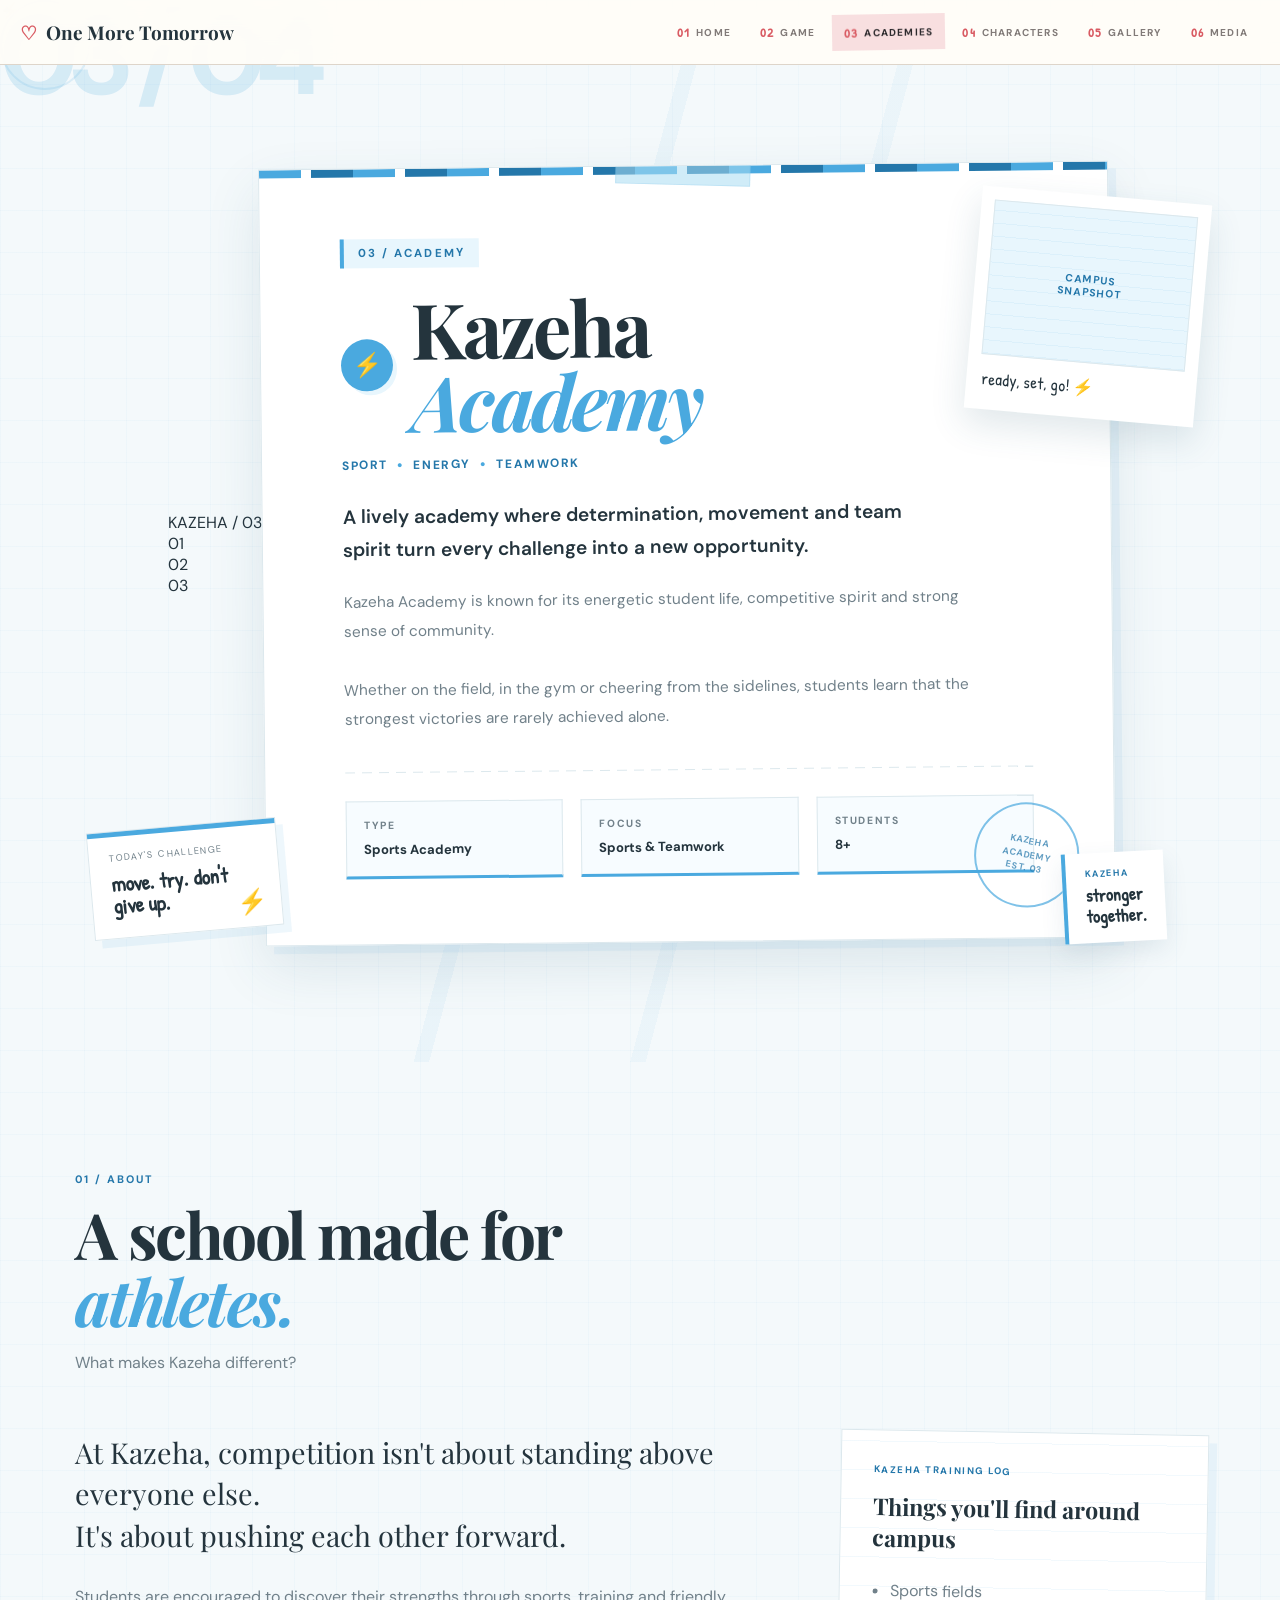
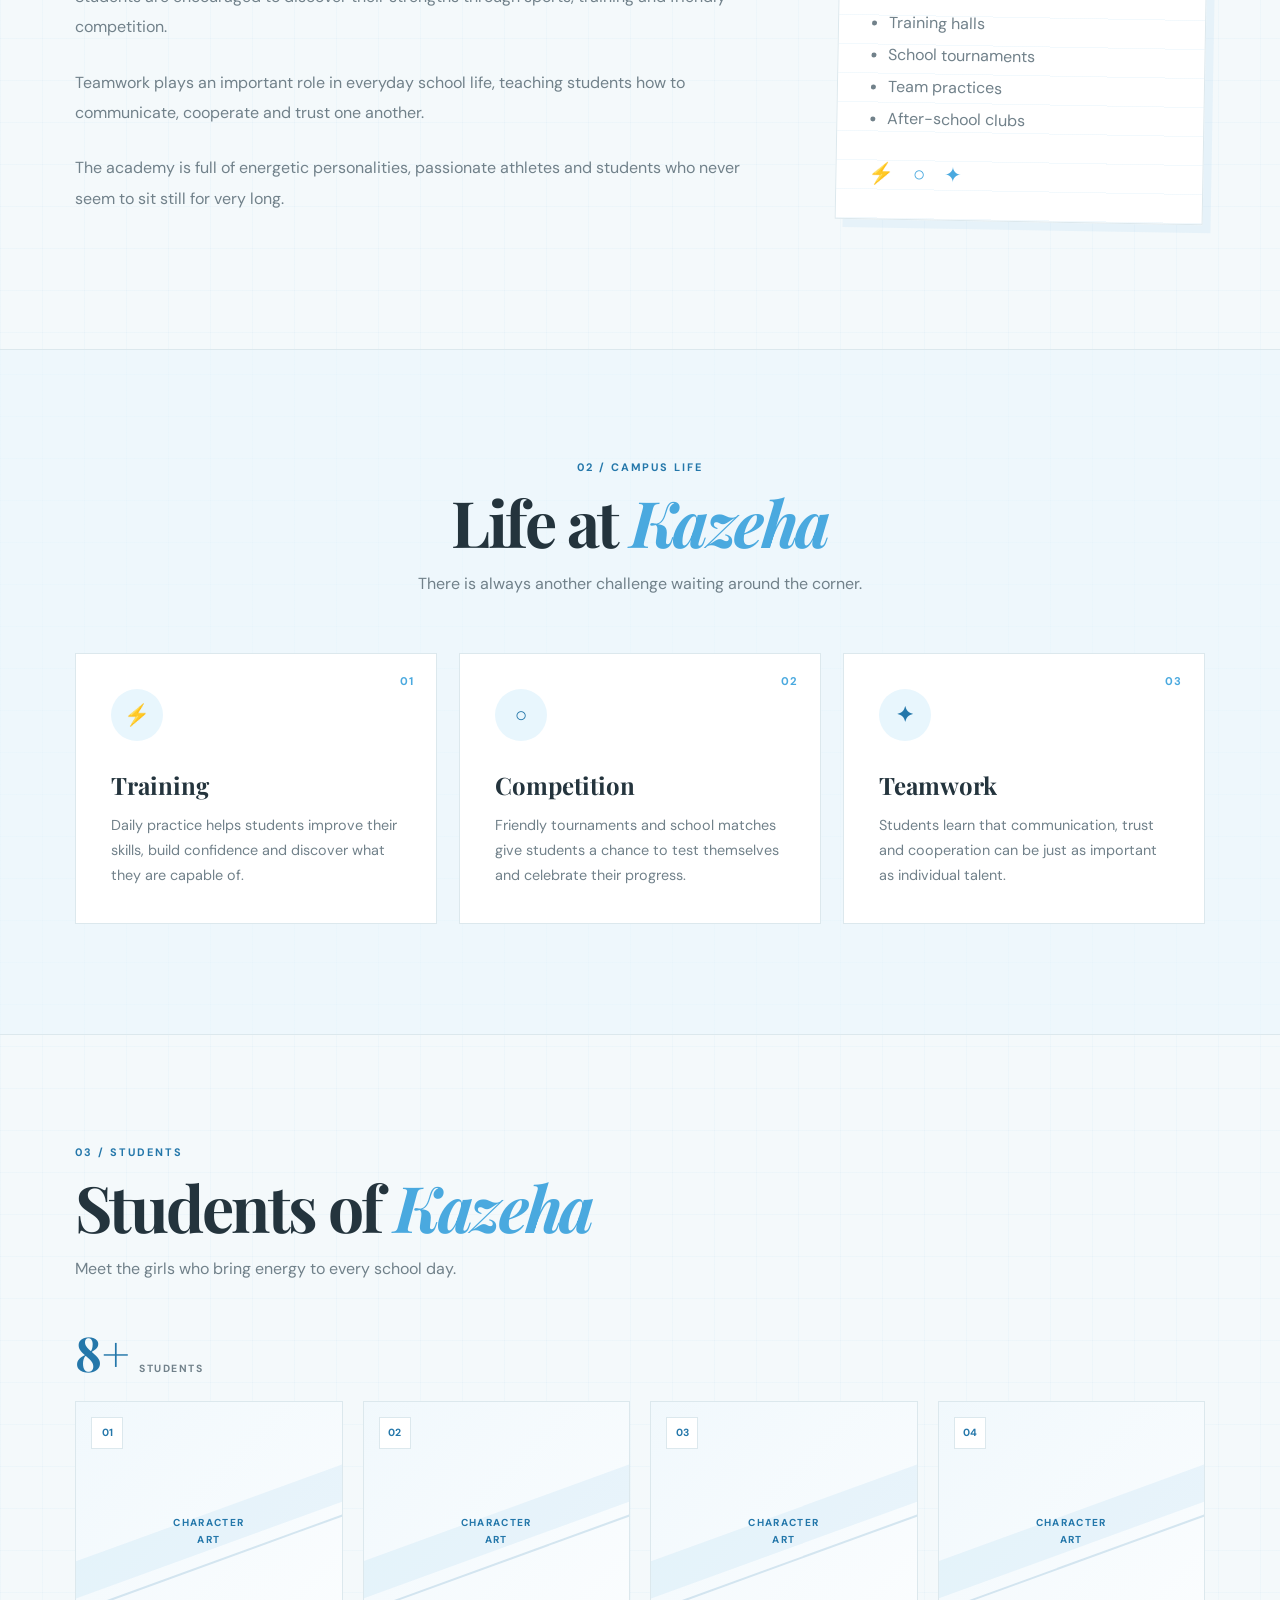
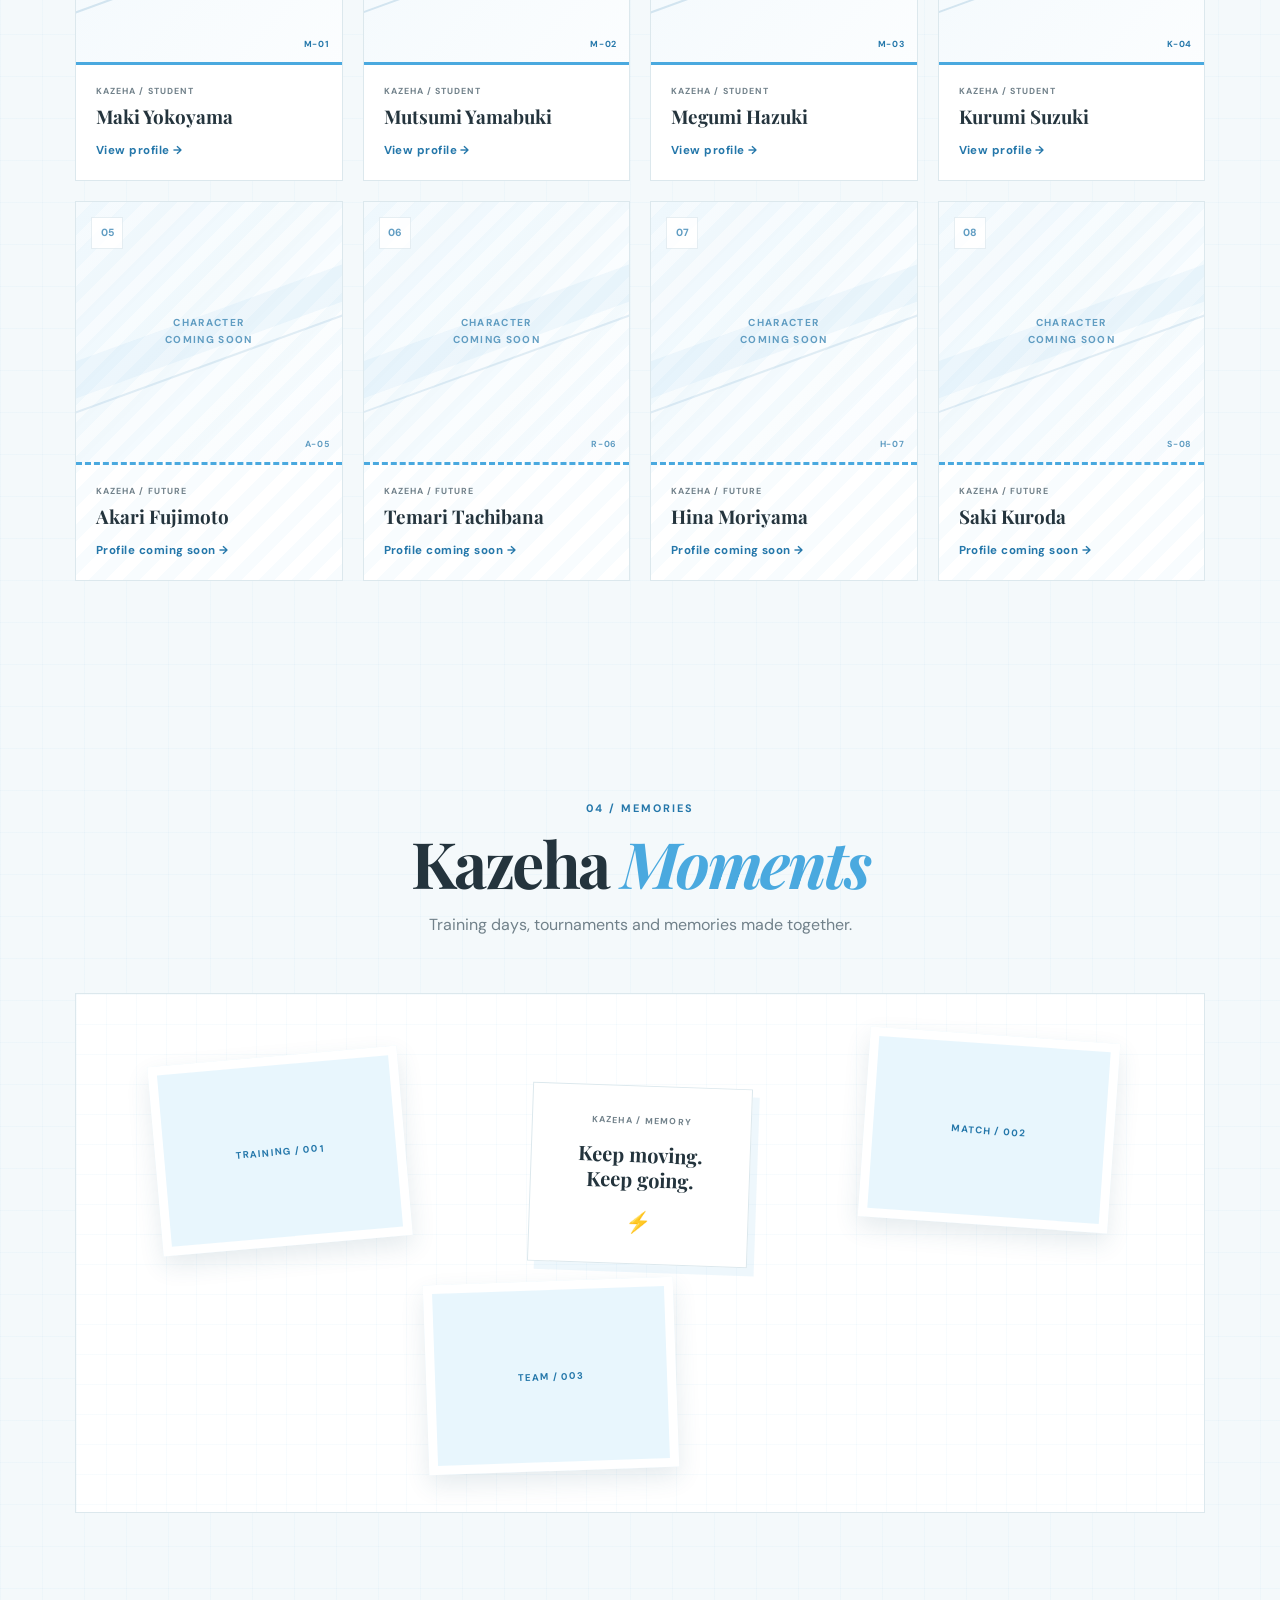
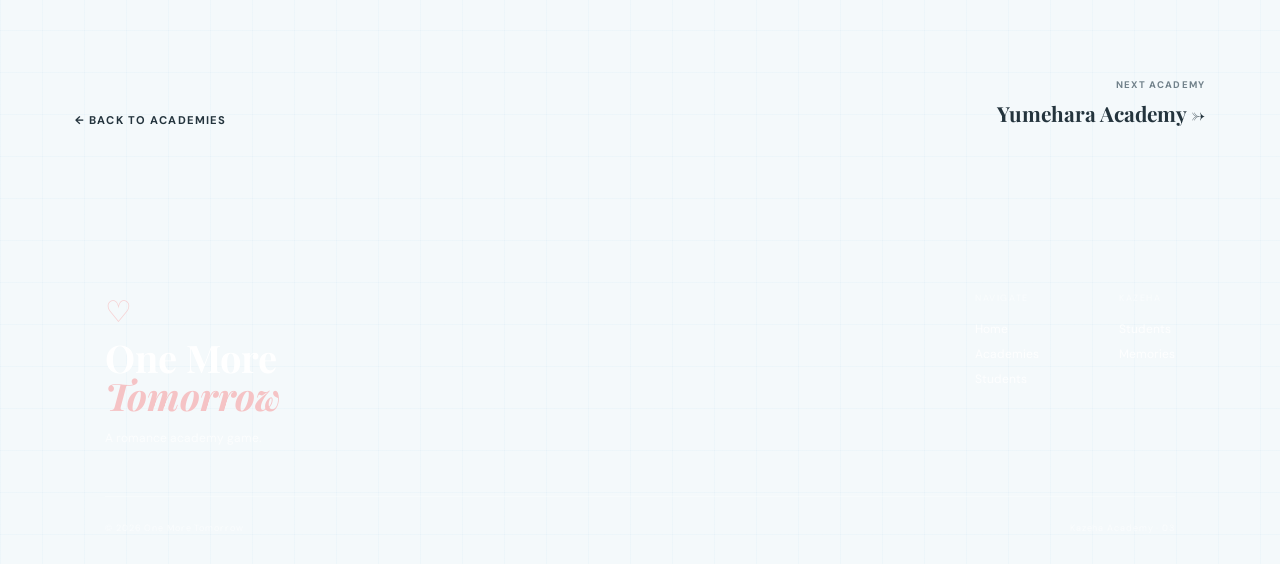
<file: kazeha.html>
<!DOCTYPE html>
<html lang="en">

<head>

    <meta charset="UTF-8">
    <meta name="viewport" content="width=device-width, initial-scale=1.0">

    <title>♡ Kazeha Academy — One More Tomorrow</title>

    <link rel="stylesheet" href="css/style.css">
    <link rel="stylesheet" href="css/kazeha.css">

    <!-- Google Fonts -->
    <link rel="preconnect" href="https://fonts.googleapis.com">
    <link rel="preconnect" href="https://fonts.gstatic.com" crossorigin>

    <link href="https://fonts.googleapis.com/css2?family=DM+Sans:wght@400;500;600;700&family=Playfair+Display:wght@500;600;700&family=Patrick+Hand&display=swap" rel="stylesheet">

</head>


<body class="academy-page kazeha-page">


<!-- =========================================================
     SPORTY DECORATIONS
========================================================= -->

<div class="kazeha-floating kazeha-lightning">⚡</div>
<div class="kazeha-floating kazeha-star">✦</div>
<div class="kazeha-floating kazeha-circle">○</div>
<div class="kazeha-floating kazeha-number">03 / 04</div>


<!-- =========================================================
     HEADER
========================================================= -->

<header class="site-header">

    <div class="header-inner">

        <a href="index.html" class="mini-logo">
            <span>♡</span>
            One More Tomorrow
        </a>


        <nav class="main-nav">

            <a href="index.html" class="nav-item">
                <span>01</span>
                HOME
            </a>

            <a href="index.html#game" class="nav-item">
                <span>02</span>
                GAME
            </a>

            <a href="index.html#academies" class="nav-item active">
                <span>03</span>
                ACADEMIES
            </a>

            <a href="index.html#characters" class="nav-item">
                <span>04</span>
                CHARACTERS
            </a>

            <a href="index.html#gallery" class="nav-item">
                <span>05</span>
                GALLERY
            </a>

            <a href="index.html#media" class="nav-item">
                <span>06</span>
                MEDIA
            </a>

        </nav>

    </div>

</header>


<!-- =========================================================
     HERO
========================================================= -->

<main>


<section class="academy-hero">


    <!-- SPORT TRACK -->

    <div class="kazeha-track">

        <span>KAZEHA / 03</span>

        <div class="track-line"></div>

        <div class="track-mark mark-one">01</div>
        <div class="track-mark mark-two">02</div>
        <div class="track-mark mark-three">03</div>

    </div>


    <!-- MAIN PAPER -->

    <div class="academy-paper">

        <div class="paper-tape"></div>


        <div class="academy-number">
            03 / ACADEMY
        </div>


        <div class="academy-heading">

            <span class="heading-heart">⚡</span>

            <h1>
                Kazeha
                <em>Academy</em>
            </h1>

        </div>


        <div class="academy-motto">

            sport
            <span>•</span>
            energy
            <span>•</span>
            teamwork

        </div>


        <p class="academy-lead">

            A lively academy where determination,
            movement and team spirit turn every
            challenge into a new opportunity.

        </p>


        <p class="academy-description">

            Kazeha Academy is known for its energetic
            student life, competitive spirit and strong
            sense of community.

            <br><br>

            Whether on the field, in the gym or
            cheering from the sidelines, students
            learn that the strongest victories are
            rarely achieved alone.

        </p>


        <div class="academy-divider"></div>


        <div class="academy-facts">


            <div>
                <span>TYPE</span>
                <strong>Sports Academy</strong>
            </div>


            <div>
                <span>FOCUS</span>
                <strong>Sports & Teamwork</strong>
            </div>


            <div>
                <span>STUDENTS</span>
                <strong>8+</strong>
            </div>


        </div>


        <div class="academy-stamp">

            KAZEHA<br>
            ACADEMY<br>
            EST. 03

        </div>

    </div>


    <!-- SPORTS POLAROID -->

    <div class="academy-polaroid polaroid-campus">

        <div class="polaroid-image">

            <span>
                CAMPUS<br>
                SNAPSHOT
            </span>

        </div>

        <p>
            ready, set, go! ⚡
        </p>

    </div>


    <!-- SPORT NOTE -->

    <div class="academy-note">

        <small>
            today's challenge
        </small>

        <strong>
            move.
            try.
            don't give up.
        </strong>

        <span>⚡</span>

    </div>


    <!-- LITTLE NOTE -->

    <div class="academy-mini-note">

        <span>KAZEHA</span>

        <strong>
            stronger<br>
            together.
        </strong>

    </div>


</section>


<!-- =========================================================
     ABOUT
========================================================= -->

<section class="academy-section">


    <div class="section-title">

        <span>01 / ABOUT</span>

        <h2>
            A school made
            for <em>athletes.</em>
        </h2>

        <p>
            What makes Kazeha different?
        </p>

    </div>


    <div class="about-layout">


        <div class="about-text">

            <p class="about-big">

                At Kazeha, competition isn't
                about standing above everyone else.

                <br>

                It's about pushing each other forward.

            </p>


            <p>

                Students are encouraged to discover
                their strengths through sports,
                training and friendly competition.

            </p>


            <p>

                Teamwork plays an important role
                in everyday school life, teaching
                students how to communicate,
                cooperate and trust one another.

            </p>


            <p>

                The academy is full of energetic
                personalities, passionate athletes
                and students who never seem to
                sit still for very long.

            </p>

        </div>


        <aside class="notebook-card">

            <span class="notebook-label">
                KAZEHA TRAINING LOG
            </span>


            <h3>
                Things you'll find
                around campus
            </h3>


            <ul>

                <li>Sports fields</li>
                <li>Training halls</li>
                <li>School tournaments</li>
                <li>Team practices</li>
                <li>After-school clubs</li>

            </ul>


            <div class="notebook-doodle">
                ⚡ ○ ✦
            </div>

        </aside>


    </div>

</section>


<!-- =========================================================
     CAMPUS LIFE
========================================================= -->

<section class="academy-section campus-section">


    <div class="section-title centered">

        <span>02 / CAMPUS LIFE</span>

        <h2>
            Life at
            <em>Kazeha</em>
        </h2>

        <p>
            There is always another challenge
            waiting around the corner.
        </p>

    </div>


    <div class="campus-grid">


        <article class="campus-card">

            <div class="campus-number">
                01
            </div>

            <div class="campus-icon">
                ⚡
            </div>

            <h3>
                Training
            </h3>

            <p>
                Daily practice helps students
                improve their skills, build confidence
                and discover what they are capable of.
            </p>

        </article>


        <article class="campus-card">

            <div class="campus-number">
                02
            </div>

            <div class="campus-icon">
                ○
            </div>

            <h3>
                Competition
            </h3>

            <p>
                Friendly tournaments and school
                matches give students a chance
                to test themselves and celebrate
                their progress.
            </p>

        </article>


        <article class="campus-card">

            <div class="campus-number">
                03
            </div>

            <div class="campus-icon">
                ✦
            </div>

            <h3>
                Teamwork
            </h3>

            <p>
                Students learn that communication,
                trust and cooperation can be just
                as important as individual talent.
            </p>

        </article>


    </div>

</section>


<!-- =========================================================
     STUDENTS
========================================================= -->

<section class="academy-section students-section"
         id="students">


    <div class="section-title">

        <span>03 / STUDENTS</span>

        <h2>
            Students of
            <em>Kazeha</em>
        </h2>

        <p>
            Meet the girls who bring energy
            to every school day.
        </p>

    </div>


    <div class="student-total">

        <strong>8+</strong>
        <span>STUDENTS</span>

    </div>


    <div class="students-grid">


        <!-- MAKI -->

        <a href="#maki"
           class="student-card">

            <div class="student-image">

                <span class="student-index">
                    01
                </span>

                <div class="image-placeholder">
                    CHARACTER<br>
                    ART
                </div>

                <div class="technical-corner">
                    M-01
                </div>

            </div>


            <div class="student-content">

                <span>
                    KAZEHA / STUDENT
                </span>

                <h3>
                    Maki Yokoyama
                </h3>

                <p>
                    View profile →
                </p>

            </div>

        </a>


        <!-- MUTSUMI -->

        <a href="#mutsumi"
           class="student-card">

            <div class="student-image">

                <span class="student-index">
                    02
                </span>

                <div class="image-placeholder">
                    CHARACTER<br>
                    ART
                </div>

                <div class="technical-corner">
                    M-02
                </div>

            </div>


            <div class="student-content">

                <span>
                    KAZEHA / STUDENT
                </span>

                <h3>
                    Mutsumi Yamabuki
                </h3>

                <p>
                    View profile →
                </p>

            </div>

        </a>


        <!-- MEGUMI -->

        <a href="#megumi"
           class="student-card">

            <div class="student-image">

                <span class="student-index">
                    03
                </span>

                <div class="image-placeholder">
                    CHARACTER<br>
                    ART
                </div>

                <div class="technical-corner">
                    M-03
                </div>

            </div>


            <div class="student-content">

                <span>
                    KAZEHA / STUDENT
                </span>

                <h3>
                    Megumi Hazuki
                </h3>

                <p>
                    View profile →
                </p>

            </div>

        </a>


        <!-- KURUMI -->

        <a href="#kurumi"
           class="student-card">

            <div class="student-image">

                <span class="student-index">
                    04
                </span>

                <div class="image-placeholder">
                    CHARACTER<br>
                    ART
                </div>

                <div class="technical-corner">
                    K-04
                </div>

            </div>


            <div class="student-content">

                <span>
                    KAZEHA / STUDENT
                </span>

                <h3>
                    Kurumi Suzuki
                </h3>

                <p>
                    View profile →
                </p>

            </div>

        </a>


        <!-- AKARI -->

        <a href="#akari"
           class="student-card student-future">

            <div class="student-image">

                <span class="student-index">
                    05
                </span>

                <div class="image-placeholder">
                    CHARACTER<br>
                    COMING SOON
                </div>

                <div class="technical-corner">
                    A-05
                </div>

            </div>


            <div class="student-content">

                <span>
                    KAZEHA / FUTURE
                </span>

                <h3>
                    Akari Fujimoto
                </h3>

                <p>
                    Profile coming soon →
                </p>

            </div>

        </a>


        <!-- TEMARI -->

        <a href="#temari"
           class="student-card student-future">

            <div class="student-image">

                <span class="student-index">
                    06
                </span>

                <div class="image-placeholder">
                    CHARACTER<br>
                    COMING SOON
                </div>

                <div class="technical-corner">
                    R-06
                </div>

            </div>


            <div class="student-content">

                <span>
                    KAZEHA / FUTURE
                </span>

                <h3>
                    Temari Tachibana
                </h3>

                <p>
                    Profile coming soon →
                </p>

            </div>

        </a>


        <!-- HINA -->

        <a href="#hina"
           class="student-card student-future">

            <div class="student-image">

                <span class="student-index">
                    07
                </span>

                <div class="image-placeholder">
                    CHARACTER<br>
                    COMING SOON
                </div>

                <div class="technical-corner">
                    H-07
                </div>

            </div>


            <div class="student-content">

                <span>
                    KAZEHA / FUTURE
                </span>

                <h3>
                    Hina Moriyama
                </h3>

                <p>
                    Profile coming soon →
                </p>

            </div>

        </a>


        <!-- SAKI -->

        <a href="#saki"
           class="student-card student-future">

            <div class="student-image">

                <span class="student-index">
                    08
                </span>

                <div class="image-placeholder">
                    CHARACTER<br>
                    COMING SOON
                </div>

                <div class="technical-corner">
                    S-08
                </div>

            </div>


            <div class="student-content">

                <span>
                    KAZEHA / FUTURE
                </span>

                <h3>
                    Saki Kuroda
                </h3>

                <p>
                    Profile coming soon →
                </p>

            </div>

        </a>


    </div>

</section>


<!-- =========================================================
     MEMORIES
========================================================= -->

<section class="academy-section memories-section"
         id="memories">


    <div class="section-title centered">

        <span>04 / MEMORIES</span>

        <h2>
            Kazeha
            <em>Moments</em>
        </h2>

        <p>
            Training days, tournaments and
            memories made together.
        </p>

    </div>


    <div class="memory-board">


        <div class="memory-photo memory-one">
            <span>TRAINING / 001</span>
        </div>


        <div class="memory-photo memory-two">
            <span>MATCH / 002</span>
        </div>


        <div class="memory-photo memory-three">
            <span>TEAM / 003</span>
        </div>


        <div class="memory-paper">

            <small>
                KAZEHA / MEMORY
            </small>

            <strong>
                Keep moving.
                Keep going.
            </strong>

            <span>
                ⚡
            </span>

        </div>


    </div>

</section>


<!-- =========================================================
     NAVIGATION
========================================================= -->

<section class="academy-bottom-nav">


    <a href="index.html#academies"
       class="back-academies">

        ← BACK TO ACADEMIES

    </a>


    <a href="yumehara.html"
       class="next-academy">

        <span>
            NEXT ACADEMY
        </span>

        <strong>
            Yumehara Academy →
        </strong>

    </a>


</section>


</main>


<!-- =========================================================
     FOOTER
========================================================= -->

<footer class="site-footer">

    <div class="footer-top">


        <div class="footer-logo">

            <span>♡</span>

            <h2>
                One More
                <em>Tomorrow</em>
            </h2>

            <p>
                A romance academy game.
            </p>

        </div>


        <div class="footer-links">


            <div>

                <span>NAVIGATE</span>

                <a href="index.html">
                    Home
                </a>

                <a href="index.html#academies">
                    Academies
                </a>

                <a href="#students">
                    Students
                </a>

            </div>


            <div>

                <span>KAZEHA</span>

                <a href="#students">
                    Students
                </a>

                <a href="#memories">
                    Memories
                </a>

            </div>


        </div>

    </div>


    <div class="footer-bottom">

        <span>
            © 2026 One More Tomorrow
        </span>

        <span>
            Kazeha Academy · 03
        </span>

    </div>

</footer>


</body>
</html>
</file>
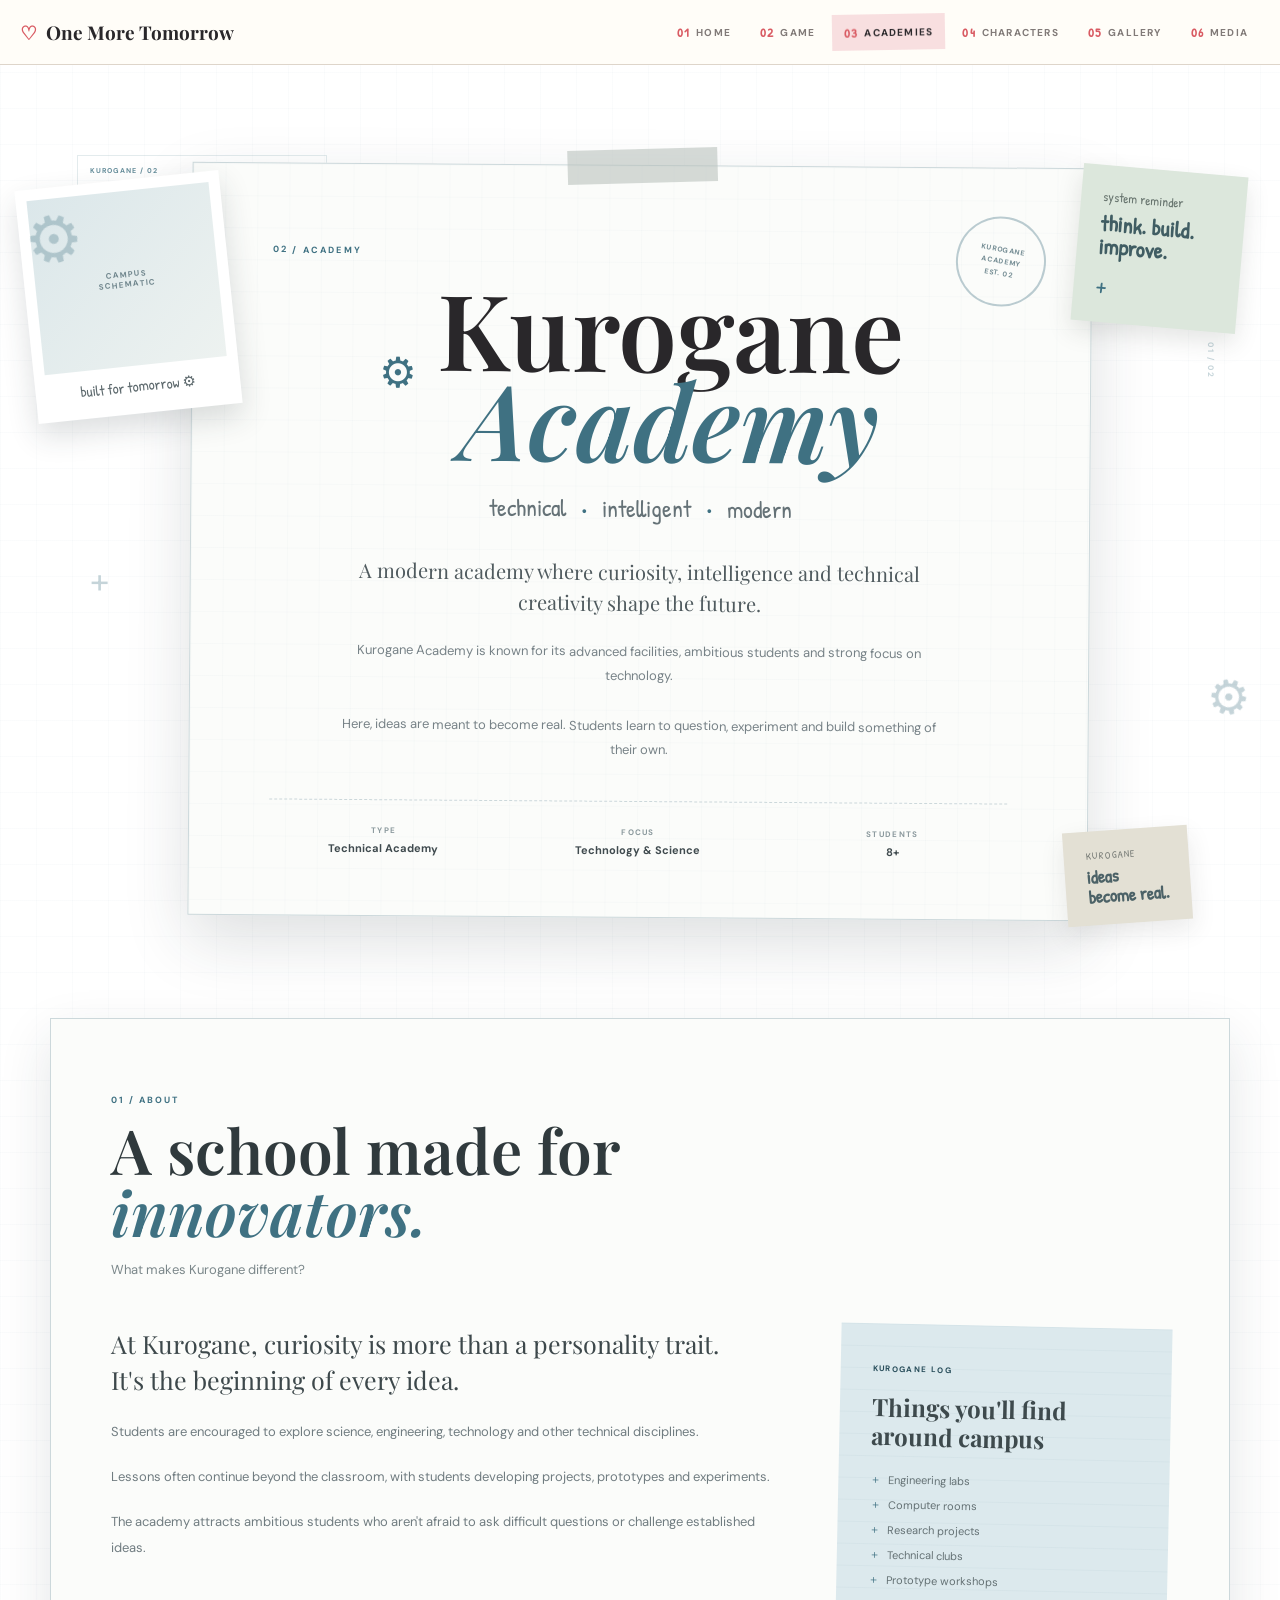
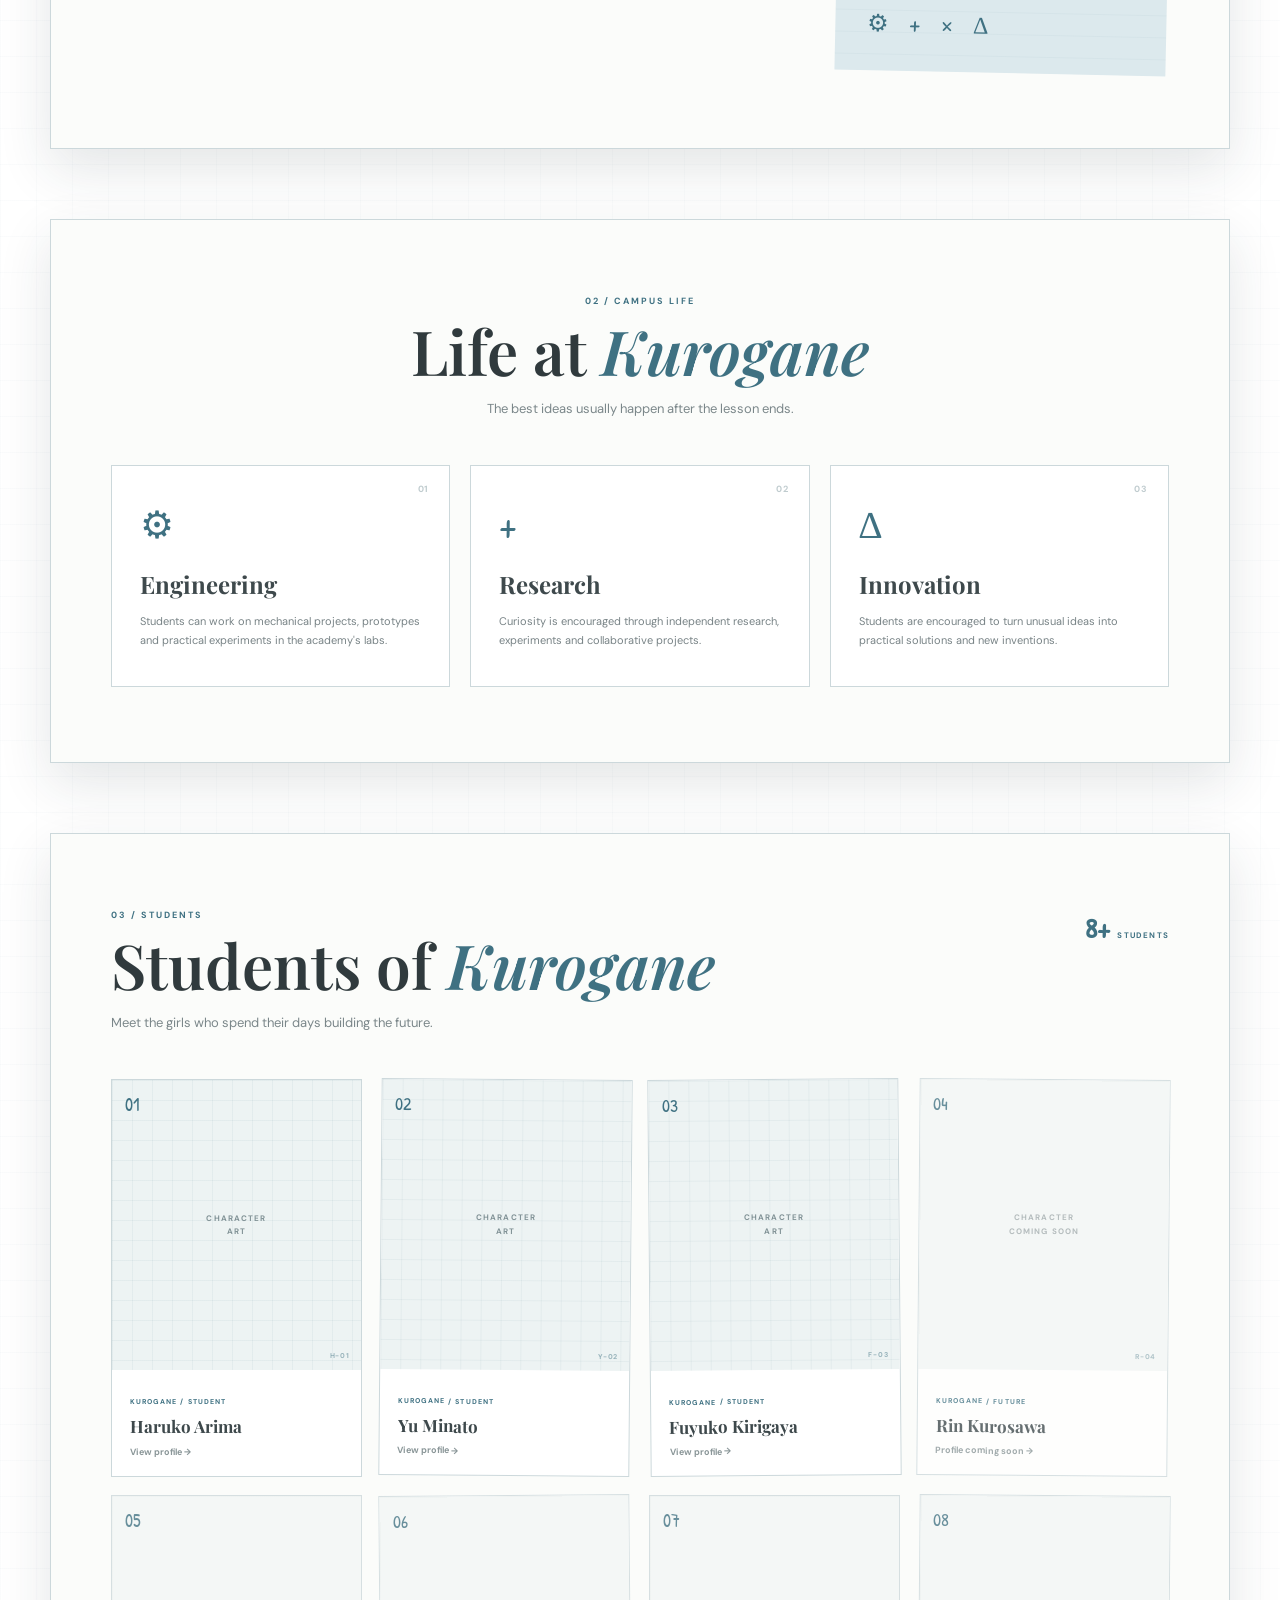
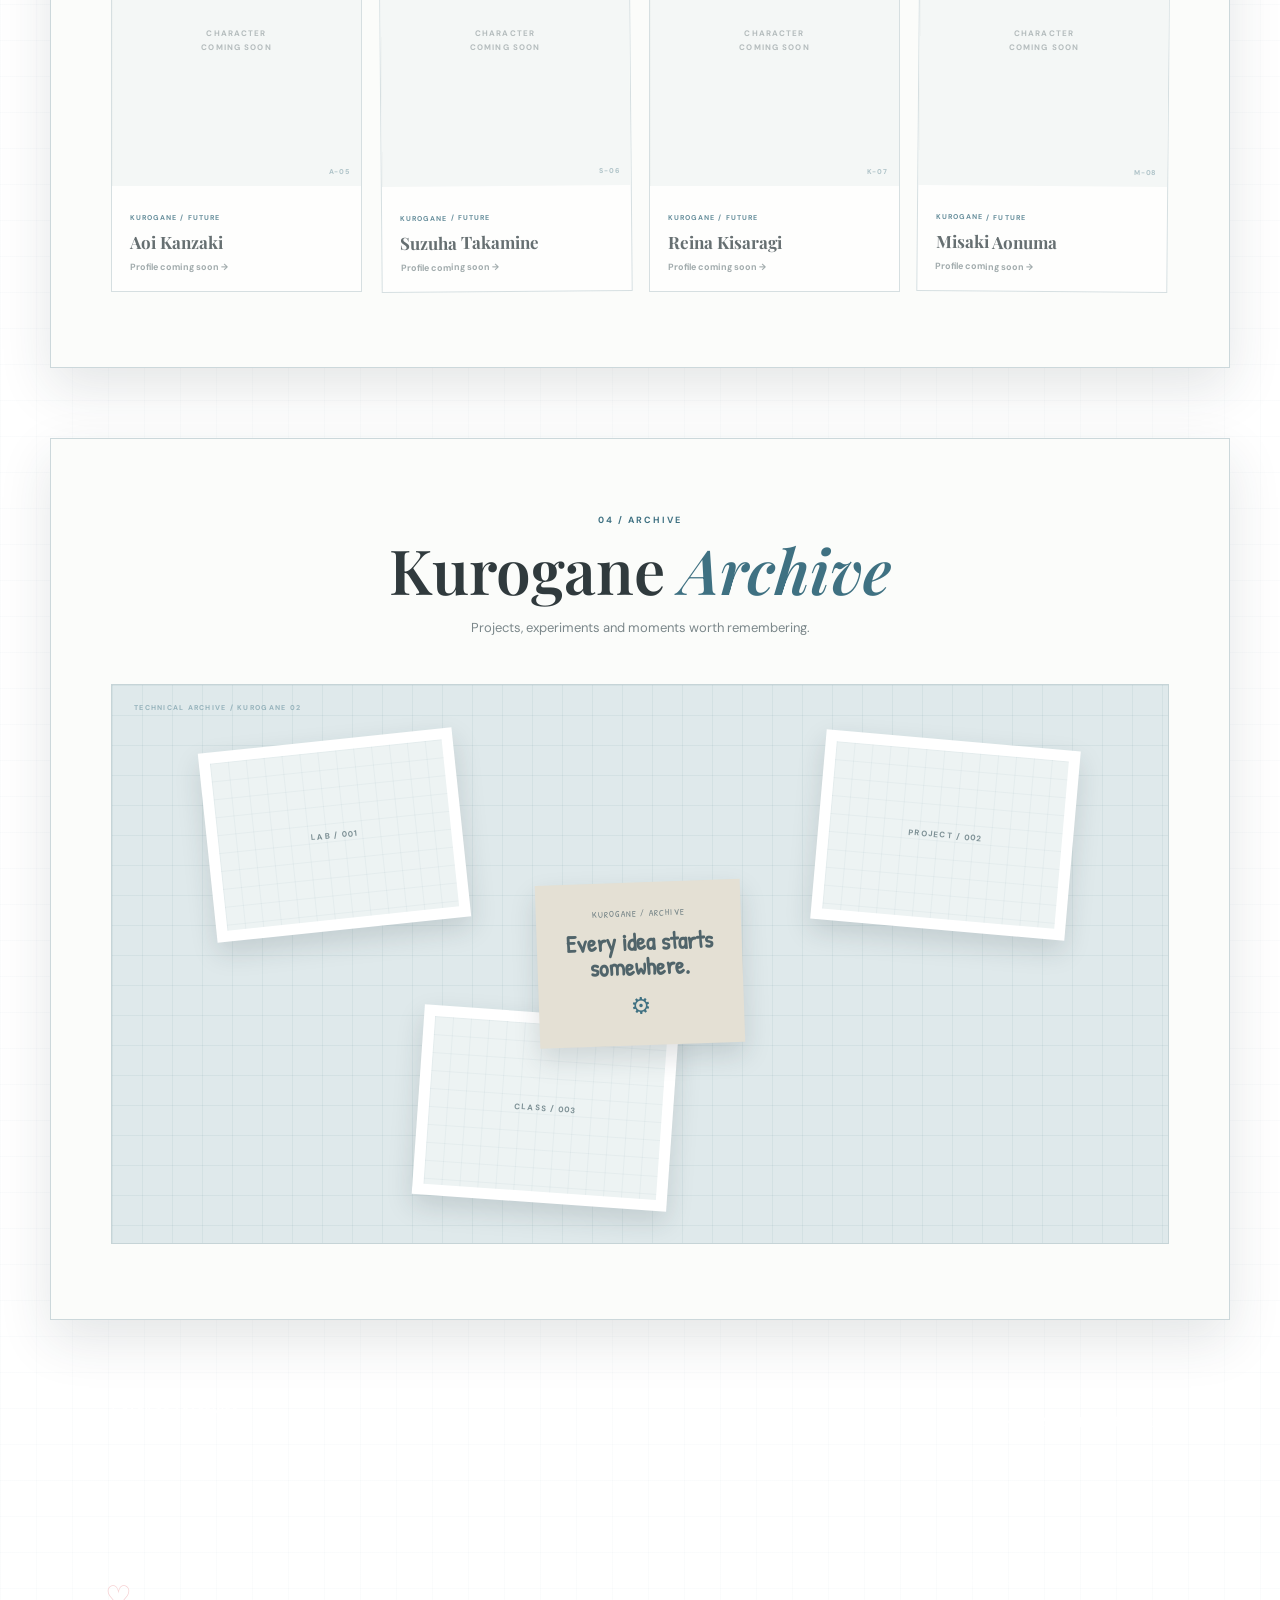
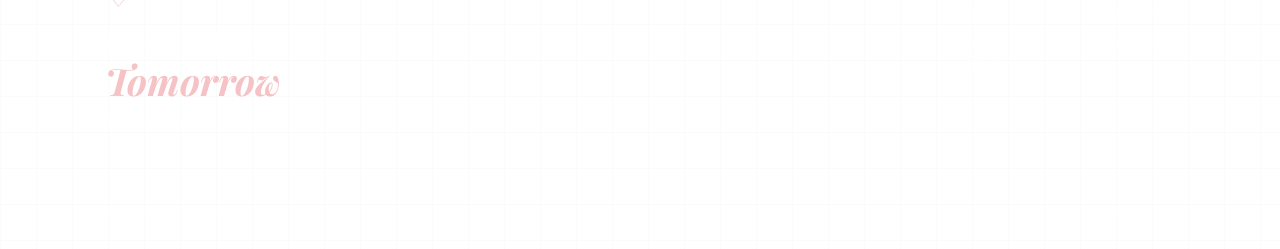
<file: kurogane.html>
<!DOCTYPE html>
<html lang="en">

<head>

    <meta charset="UTF-8">
    <meta name="viewport" content="width=device-width, initial-scale=1.0">

    <title>♡ Kurogane Academy — One More Tomorrow</title>

    <link rel="stylesheet" href="css/style.css">
    <link rel="stylesheet" href="css/kurogane.css">

    <!-- Google Fonts -->
    <link rel="preconnect" href="https://fonts.googleapis.com">
    <link rel="preconnect" href="https://fonts.gstatic.com" crossorigin>

    <link href="https://fonts.googleapis.com/css2?family=DM+Sans:wght@400;500;600;700&family=Playfair+Display:wght@500;600;700&family=Patrick+Hand&display=swap" rel="stylesheet">

</head>


<body class="academy-page kurogane-page">


<!-- =========================================================
     TECHNICAL DECORATIONS
========================================================= -->

<div class="kurogane-floating kurogane-gear gear-one">⚙</div>
<div class="kurogane-floating kurogane-gear gear-two">⚙</div>
<div class="kurogane-floating kurogane-cross">+</div>
<div class="kurogane-floating kurogane-tech">01 / 02</div>


<!-- =========================================================
     HEADER
========================================================= -->

<header class="site-header">

    <div class="header-inner">

        <a href="index.html" class="mini-logo">
            <span>♡</span>
            One More Tomorrow
        </a>


        <nav class="main-nav">

            <a href="index.html" class="nav-item">
                <span>01</span>
                HOME
            </a>

            <a href="index.html#game" class="nav-item">
                <span>02</span>
                GAME
            </a>

            <a href="index.html#academies" class="nav-item active">
                <span>03</span>
                ACADEMIES
            </a>

            <a href="index.html#characters" class="nav-item">
                <span>04</span>
                CHARACTERS
            </a>

            <a href="index.html#gallery" class="nav-item">
                <span>05</span>
                GALLERY
            </a>

            <a href="index.html#media" class="nav-item">
                <span>06</span>
                MEDIA
            </a>

        </nav>

    </div>

</header>


<!-- =========================================================
     HERO
========================================================= -->

<main>


<section class="academy-hero">


    <!-- TECHNICAL BLUEPRINT -->

    <div class="kurogane-blueprint">

        <span>KUROGANE / 02</span>

        <div class="blueprint-line line-one"></div>
        <div class="blueprint-line line-two"></div>

        <div class="blueprint-dot dot-one"></div>
        <div class="blueprint-dot dot-two"></div>
        <div class="blueprint-dot dot-three"></div>

    </div>


    <!-- MAIN PAPER -->

    <div class="academy-paper">

        <div class="paper-tape"></div>


        <div class="academy-number">
            02 / ACADEMY
        </div>


        <div class="academy-heading">

            <span class="heading-heart">⚙</span>

            <h1>
                Kurogane
                <em>Academy</em>
            </h1>

        </div>


        <div class="academy-motto">

            technical
            <span>•</span>
            intelligent
            <span>•</span>
            modern

        </div>


        <p class="academy-lead">

            A modern academy where curiosity,
            intelligence and technical creativity
            shape the future.

        </p>


        <p class="academy-description">

            Kurogane Academy is known for its
            advanced facilities, ambitious students
            and strong focus on technology.

            <br><br>

            Here, ideas are meant to become real.
            Students learn to question, experiment
            and build something of their own.

        </p>


        <div class="academy-divider"></div>


        <div class="academy-facts">


            <div>
                <span>TYPE</span>
                <strong>Technical Academy</strong>
            </div>


            <div>
                <span>FOCUS</span>
                <strong>Technology & Science</strong>
            </div>


            <div>
                <span>STUDENTS</span>
                <strong>8+</strong>
            </div>


        </div>


        <div class="academy-stamp">

            KUROGANE<br>
            ACADEMY<br>
            EST. 02

        </div>

    </div>


    <!-- BLUEPRINT CARD -->

    <div class="academy-polaroid polaroid-campus">

        <div class="polaroid-image">

            <span>
                CAMPUS<br>
                SCHEMATIC
            </span>

        </div>

        <p>
            built for tomorrow ⚙
        </p>

    </div>


    <!-- TECH NOTE -->

    <div class="academy-note">

        <small>
            system reminder
        </small>

        <strong>
            think.
            build.
            improve.
        </strong>

        <span>+</span>

    </div>


    <!-- LITTLE NOTE -->

    <div class="academy-mini-note">

        <span>KUROGANE</span>

        <strong>
            ideas<br>
            become real.
        </strong>

    </div>


</section>


<!-- =========================================================
     ABOUT
========================================================= -->

<section class="academy-section">


    <div class="section-title">

        <span>01 / ABOUT</span>

        <h2>
            A school made
            for <em>innovators.</em>
        </h2>

        <p>
            What makes Kurogane different?
        </p>

    </div>


    <div class="about-layout">


        <div class="about-text">

            <p class="about-big">

                At Kurogane, curiosity is more
                than a personality trait.

                <br>

                It's the beginning of every idea.

            </p>


            <p>

                Students are encouraged to explore
                science, engineering, technology
                and other technical disciplines.

            </p>


            <p>

                Lessons often continue beyond the
                classroom, with students developing
                projects, prototypes and experiments.

            </p>


            <p>

                The academy attracts ambitious
                students who aren't afraid to ask
                difficult questions or challenge
                established ideas.

            </p>

        </div>


        <aside class="notebook-card">

            <span class="notebook-label">
                KUROGANE LOG
            </span>


            <h3>
                Things you'll find
                around campus
            </h3>


            <ul>

                <li>Engineering labs</li>
                <li>Computer rooms</li>
                <li>Research projects</li>
                <li>Technical clubs</li>
                <li>Prototype workshops</li>

            </ul>


            <div class="notebook-doodle">
                ⚙ + × ∆
            </div>

        </aside>


    </div>

</section>


<!-- =========================================================
     CAMPUS LIFE
========================================================= -->

<section class="academy-section campus-section">


    <div class="section-title centered">

        <span>02 / CAMPUS LIFE</span>

        <h2>
            Life at
            <em>Kurogane</em>
        </h2>

        <p>
            The best ideas usually happen
            after the lesson ends.
        </p>

    </div>


    <div class="campus-grid">


        <article class="campus-card">

            <div class="campus-number">
                01
            </div>

            <div class="campus-icon">
                ⚙
            </div>

            <h3>
                Engineering
            </h3>

            <p>
                Students can work on mechanical
                projects, prototypes and practical
                experiments in the academy's labs.
            </p>

        </article>


        <article class="campus-card">

            <div class="campus-number">
                02
            </div>

            <div class="campus-icon">
                +
            </div>

            <h3>
                Research
            </h3>

            <p>
                Curiosity is encouraged through
                independent research, experiments
                and collaborative projects.
            </p>

        </article>


        <article class="campus-card">

            <div class="campus-number">
                03
            </div>

            <div class="campus-icon">
                ∆
            </div>

            <h3>
                Innovation
            </h3>

            <p>
                Students are encouraged to turn
                unusual ideas into practical
                solutions and new inventions.
            </p>

        </article>


    </div>

</section>


<!-- =========================================================
     STUDENTS
========================================================= -->

<section class="academy-section students-section"
         id="students">


    <div class="section-title">

        <span>03 / STUDENTS</span>

        <h2>
            Students of
            <em>Kurogane</em>
        </h2>

        <p>
            Meet the girls who spend their days
            building the future.
        </p>

    </div>


    <div class="student-total">

        <strong>8+</strong>
        <span>STUDENTS</span>

    </div>


    <div class="students-grid">


        <!-- HARUKO -->

        <a href="#haruko"
           class="student-card">

            <div class="student-image">

                <span class="student-index">
                    01
                </span>

                <div class="image-placeholder">
                    CHARACTER<br>
                    ART
                </div>

                <div class="technical-corner">
                    H-01
                </div>

            </div>


            <div class="student-content">

                <span>
                    KUROGANE / STUDENT
                </span>

                <h3>
                    Haruko Arima
                </h3>

                <p>
                    View profile →
                </p>

            </div>

        </a>


        <!-- YU -->

        <a href="#yu"
           class="student-card">

            <div class="student-image">

                <span class="student-index">
                    02
                </span>

                <div class="image-placeholder">
                    CHARACTER<br>
                    ART
                </div>

                <div class="technical-corner">
                    Y-02
                </div>

            </div>


            <div class="student-content">

                <span>
                    KUROGANE / STUDENT
                </span>

                <h3>
                    Yu Minato
                </h3>

                <p>
                    View profile →
                </p>

            </div>

        </a>


        <!-- FUYUKO -->

        <a href="#fuyuko"
           class="student-card">

            <div class="student-image">

                <span class="student-index">
                    03
                </span>

                <div class="image-placeholder">
                    CHARACTER<br>
                    ART
                </div>

                <div class="technical-corner">
                    F-03
                </div>

            </div>


            <div class="student-content">

                <span>
                    KUROGANE / STUDENT
                </span>

                <h3>
                    Fuyuko Kirigaya
                </h3>

                <p>
                    View profile →
                </p>

            </div>

        </a>


        <!-- RIN -->

        <a href="#rin"
           class="student-card student-future">

            <div class="student-image">

                <span class="student-index">
                    04
                </span>

                <div class="image-placeholder">
                    CHARACTER<br>
                    COMING SOON
                </div>

                <div class="technical-corner">
                    R-04
                </div>

            </div>


            <div class="student-content">

                <span>
                    KUROGANE / FUTURE
                </span>

                <h3>
                    Rin Kurosawa
                </h3>

                <p>
                    Profile coming soon →
                </p>

            </div>

        </a>


        <!-- AOI -->

        <a href="#aoi"
           class="student-card student-future">

            <div class="student-image">

                <span class="student-index">
                    05
                </span>

                <div class="image-placeholder">
                    CHARACTER<br>
                    COMING SOON
                </div>

                <div class="technical-corner">
                    A-05
                </div>

            </div>


            <div class="student-content">

                <span>
                    KUROGANE / FUTURE
                </span>

                <h3>
                    Aoi Kanzaki
                </h3>

                <p>
                    Profile coming soon →
                </p>

            </div>

        </a>


        <!-- SUZUHA -->

        <a href="#suzuha"
           class="student-card student-future">

            <div class="student-image">

                <span class="student-index">
                    06
                </span>

                <div class="image-placeholder">
                    CHARACTER<br>
                    COMING SOON
                </div>

                <div class="technical-corner">
                    S-06
                </div>

            </div>


            <div class="student-content">

                <span>
                    KUROGANE / FUTURE
                </span>

                <h3>
                    Suzuha Takamine
                </h3>

                <p>
                    Profile coming soon →
                </p>

            </div>

        </a>


        <!-- REINA -->

        <a href="#reina"
           class="student-card student-future">

            <div class="student-image">

                <span class="student-index">
                    07
                </span>

                <div class="image-placeholder">
                    CHARACTER<br>
                    COMING SOON
                </div>

                <div class="technical-corner">
                    K-07
                </div>

            </div>


            <div class="student-content">

                <span>
                    KUROGANE / FUTURE
                </span>

                <h3>
                    Reina Kisaragi
                </h3>

                <p>
                    Profile coming soon →
                </p>

            </div>

        </a>


        <!-- MISAKI -->

        <a href="#misaki"
           class="student-card student-future">

            <div class="student-image">

                <span class="student-index">
                    08
                </span>

                <div class="image-placeholder">
                    CHARACTER<br>
                    COMING SOON
                </div>

                <div class="technical-corner">
                    M-08
                </div>

            </div>


            <div class="student-content">

                <span>
                    KUROGANE / FUTURE
                </span>

                <h3>
                    Misaki Aonuma
                </h3>

                <p>
                    Profile coming soon →
                </p>

            </div>

        </a>


    </div>

</section>


<!-- =========================================================
     MEMORIES
========================================================= -->

<section class="academy-section memories-section"
         id="memories">


    <div class="section-title centered">

        <span>04 / ARCHIVE</span>

        <h2>
            Kurogane
            <em>Archive</em>
        </h2>

        <p>
            Projects, experiments and moments
            worth remembering.
        </p>

    </div>


    <div class="memory-board">


        <div class="memory-photo memory-one">
            <span>LAB / 001</span>
        </div>


        <div class="memory-photo memory-two">
            <span>PROJECT / 002</span>
        </div>


        <div class="memory-photo memory-three">
            <span>CLASS / 003</span>
        </div>


        <div class="memory-paper">

            <small>
                KUROGANE / ARCHIVE
            </small>

            <strong>
                Every idea
                starts somewhere.
            </strong>

            <span>
                ⚙
            </span>

        </div>


    </div>

</section>


<!-- =========================================================
     NAVIGATION
========================================================= -->

<section class="academy-bottom-nav">


    <a href="index.html#academies"
       class="back-academies">

        ← BACK TO ACADEMIES

    </a>


    <a href="seiran.html"
       class="next-academy">

        <span>
            PREVIOUS ACADEMY
        </span>

        <strong>
            ← Seiran Academy
        </strong>

    </a>


</section>


</main>


<!-- =========================================================
     FOOTER
========================================================= -->

<footer class="site-footer">

    <div class="footer-top">


        <div class="footer-logo">

            <span>♡</span>

            <h2>
                One More
                <em>Tomorrow</em>
            </h2>

            <p>
                A romance academy game.
            </p>

        </div>


        <div class="footer-links">


            <div>

                <span>NAVIGATE</span>

                <a href="index.html">
                    Home
                </a>

                <a href="index.html#academies">
                    Academies
                </a>

                <a href="#students">
                    Students
                </a>

            </div>


            <div>

                <span>KUROGANE</span>

                <a href="#students">
                    Students
                </a>

                <a href="#memories">
                    Archive
                </a>

            </div>


        </div>

    </div>


    <div class="footer-bottom">

        <span>
            © 2026 One More Tomorrow
        </span>

        <span>
            Kurogane Academy · 02
        </span>

    </div>

</footer>


</body>
</html>
</file>
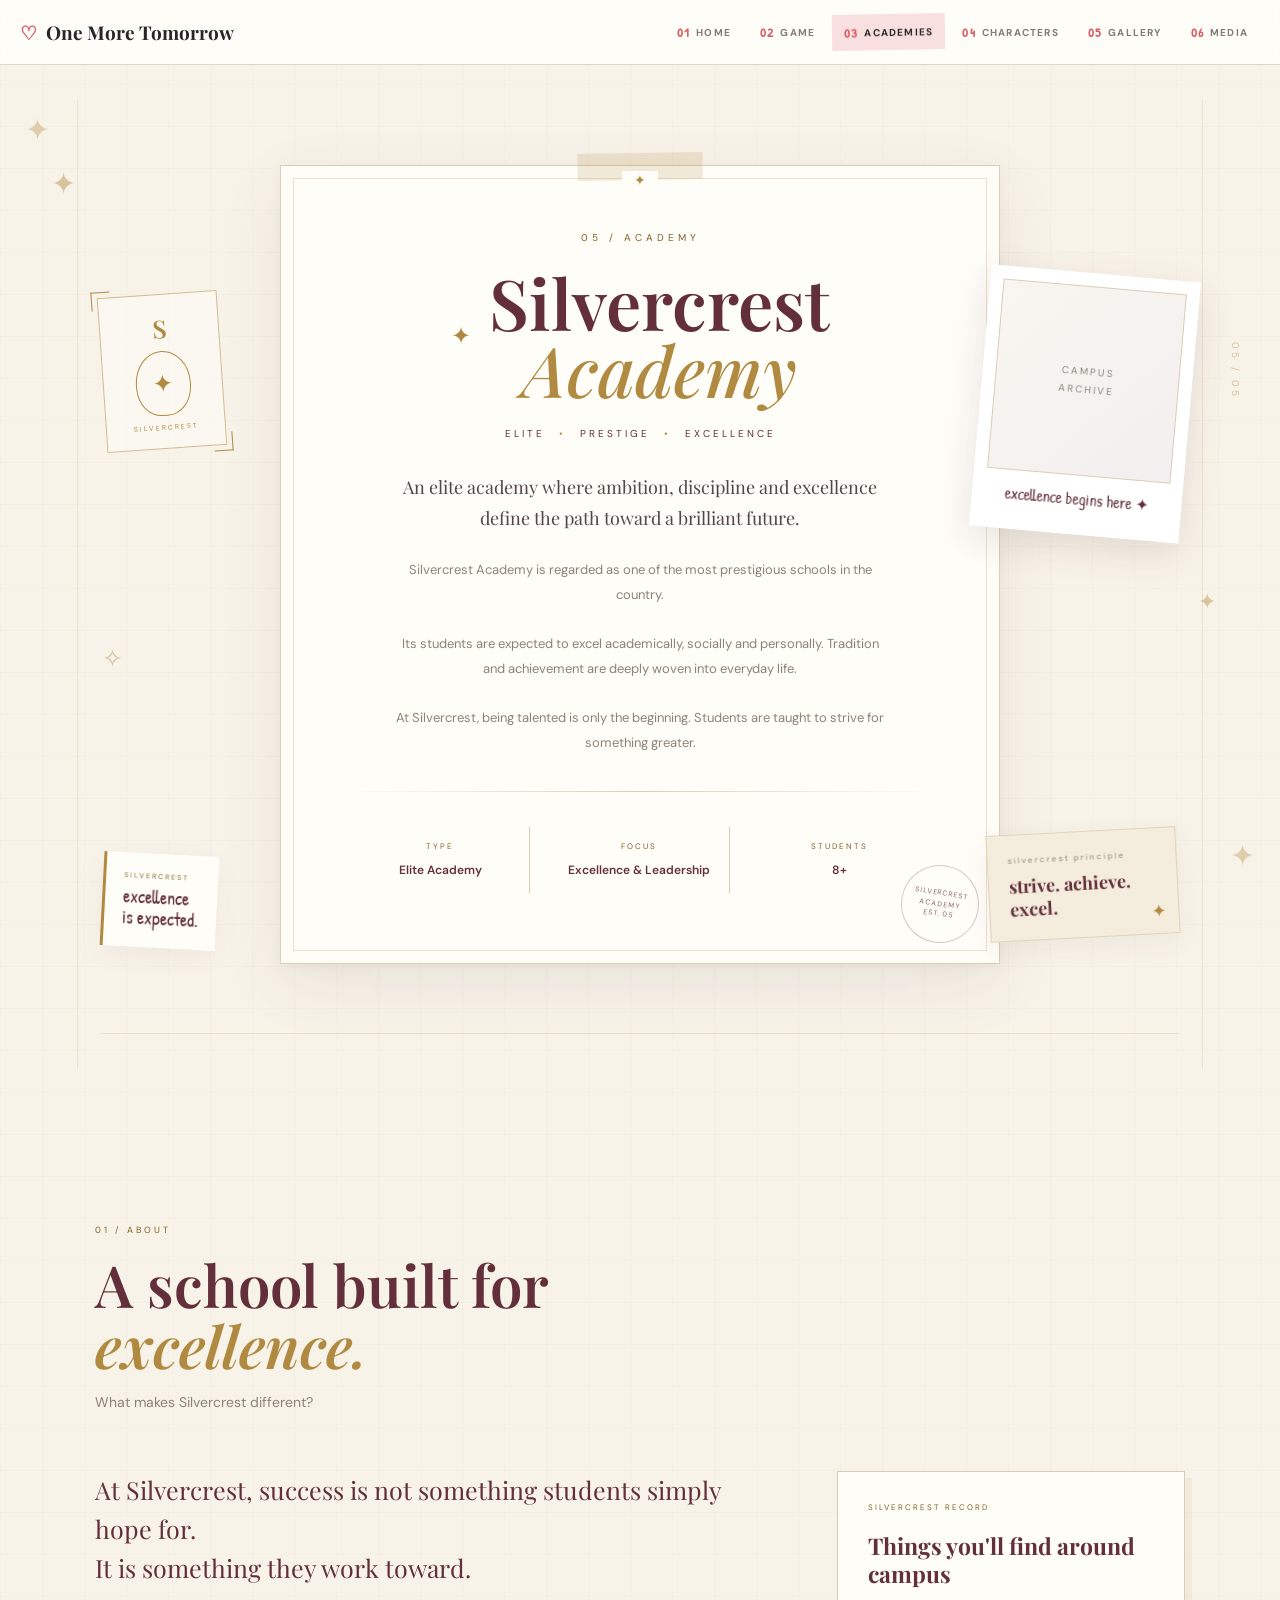
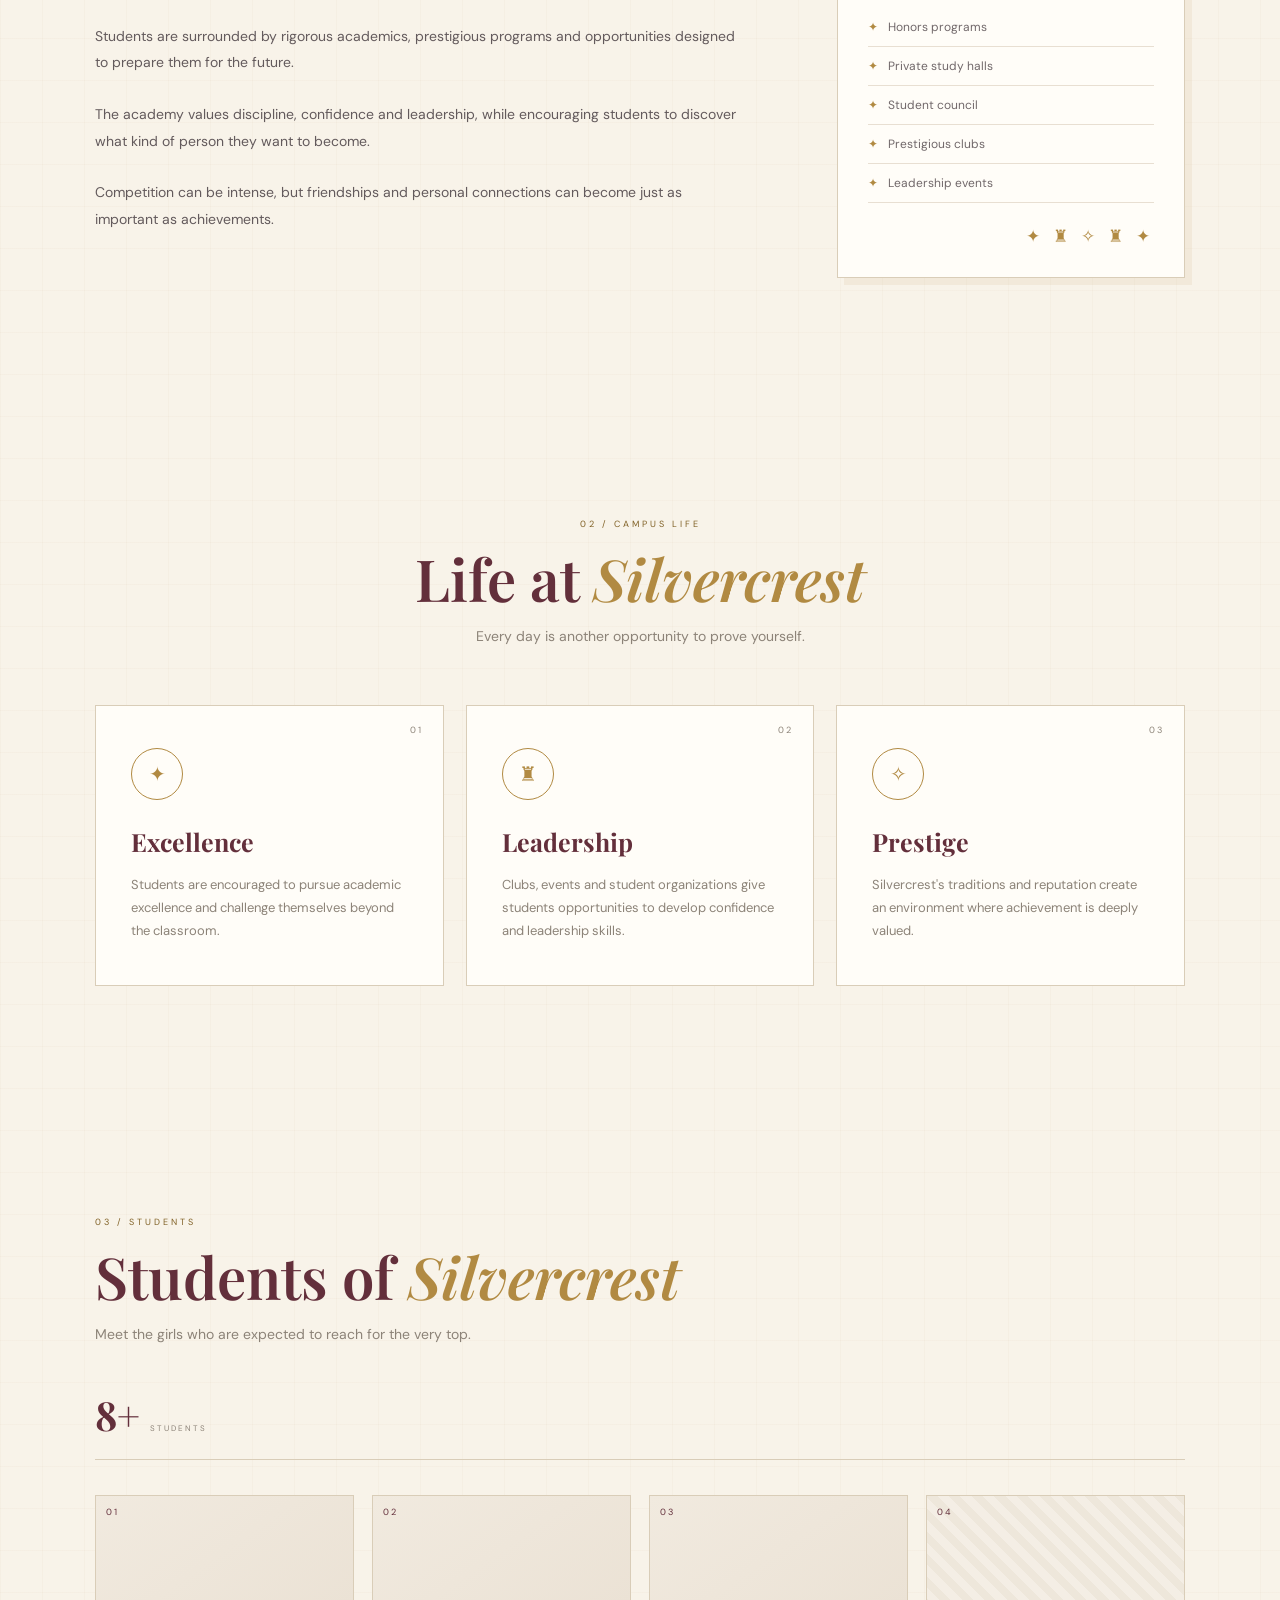
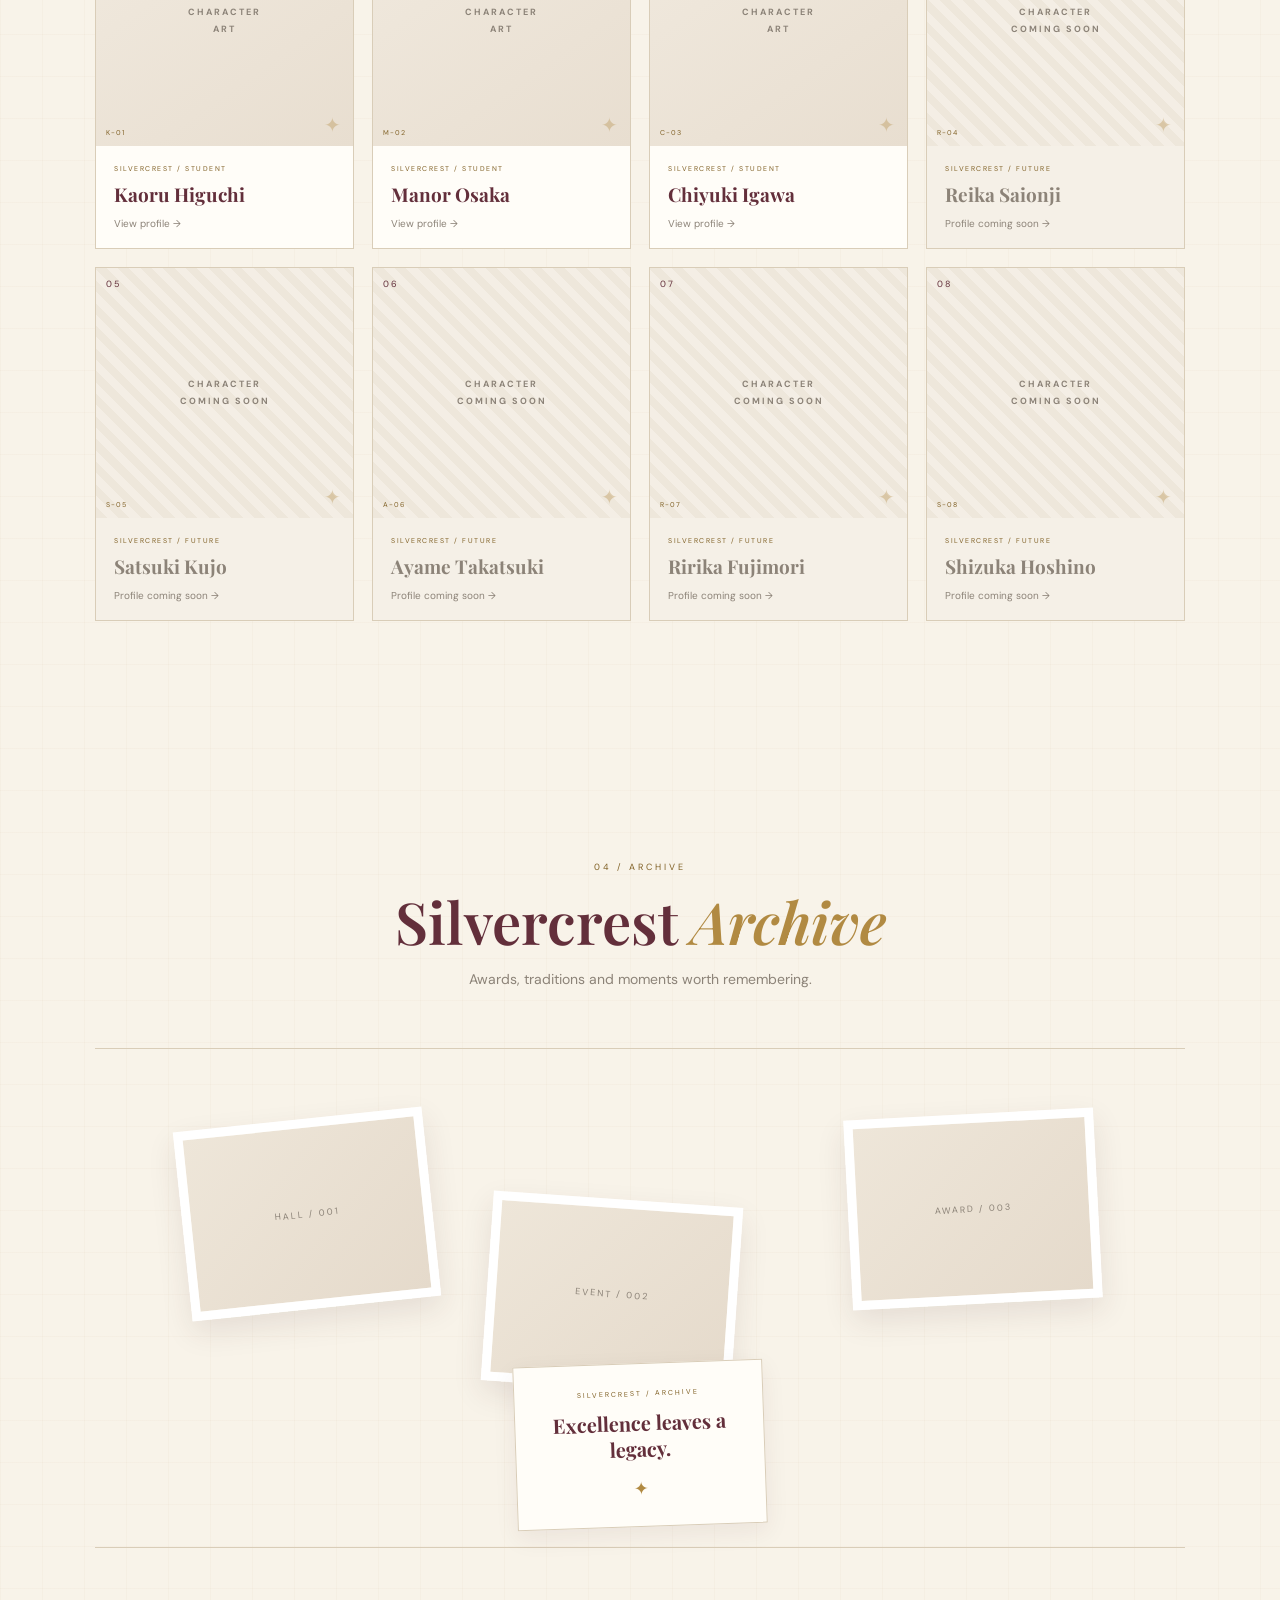
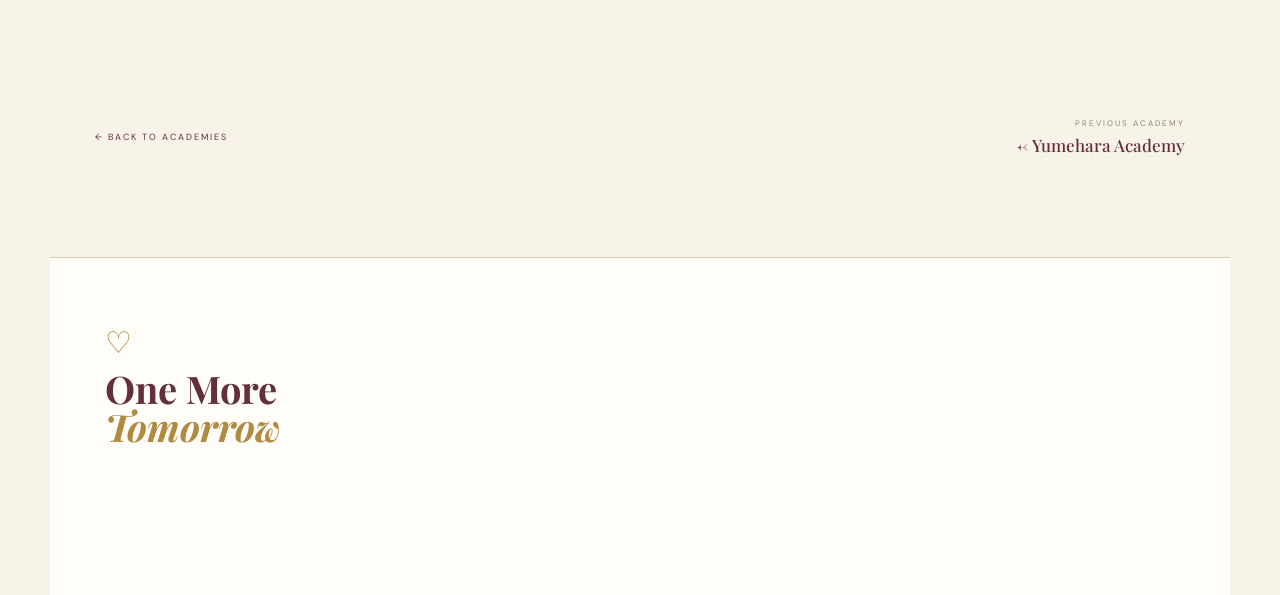
<file: silvercrest.html>
<!DOCTYPE html>
<html lang="en">

<head>

    <meta charset="UTF-8">
    <meta name="viewport" content="width=device-width, initial-scale=1.0">

    <title>♡ Silvercrest Academy — One More Tomorrow</title>

    <link rel="stylesheet" href="css/style.css">
    <link rel="stylesheet" href="css/silvercrest.css">

    <!-- Google Fonts -->
    <link rel="preconnect" href="https://fonts.googleapis.com">
    <link rel="preconnect" href="https://fonts.gstatic.com" crossorigin>

    <link href="https://fonts.googleapis.com/css2?family=DM+Sans:wght@400;500;600;700&family=Playfair+Display:wght@500;600;700&family=Patrick+Hand&display=swap" rel="stylesheet">

</head>


<body class="academy-page silvercrest-page">


<!-- =========================================================
     SILVERCREST DECORATIONS
========================================================= -->

<div class="silvercrest-floating crest-star star-one">✦</div>
<div class="silvercrest-floating crest-star star-two">✦</div>
<div class="silvercrest-floating crest-cross">✧</div>
<div class="silvercrest-floating crest-line">05 / 05</div>

<div class="silvercrest-corner corner-top">
    ✦
</div>

<div class="silvercrest-corner corner-bottom">
    ✦
</div>


<!-- =========================================================
     HEADER
========================================================= -->

<header class="site-header">

    <div class="header-inner">

        <a href="index.html" class="mini-logo">
            <span>♡</span>
            One More Tomorrow
        </a>


        <nav class="main-nav">

            <a href="index.html" class="nav-item">
                <span>01</span>
                HOME
            </a>

            <a href="index.html#game" class="nav-item">
                <span>02</span>
                GAME
            </a>

            <a href="index.html#academies" class="nav-item active">
                <span>03</span>
                ACADEMIES
            </a>

            <a href="index.html#characters" class="nav-item">
                <span>04</span>
                CHARACTERS
            </a>

            <a href="index.html#gallery" class="nav-item">
                <span>05</span>
                GALLERY
            </a>

            <a href="index.html#media" class="nav-item">
                <span>06</span>
                MEDIA
            </a>

        </nav>

    </div>

</header>


<!-- =========================================================
     MAIN
========================================================= -->

<main>


<!-- =========================================================
     HERO
========================================================= -->

<section class="academy-hero">


    <!-- DECORATIVE CREST -->

    <div class="silvercrest-crest">

        <span class="crest-top">S</span>

        <div class="crest-shield">
            ✦
        </div>

        <span class="crest-bottom">
            SILVERCREST
        </span>

    </div>


    <!-- MAIN PAPER -->

    <div class="academy-paper">

        <div class="paper-tape"></div>


        <div class="academy-number">
            05 / ACADEMY
        </div>


        <div class="academy-heading">

            <span class="heading-symbol">✦</span>

            <h1>
                Silvercrest
                <em>Academy</em>
            </h1>

        </div>


        <div class="academy-motto">

            elite
            <span>•</span>
            prestige
            <span>•</span>
            excellence

        </div>


        <p class="academy-lead">

            An elite academy where ambition,
            discipline and excellence define
            the path toward a brilliant future.

        </p>


        <p class="academy-description">

            Silvercrest Academy is regarded as
            one of the most prestigious schools
            in the country.

            <br><br>

            Its students are expected to excel
            academically, socially and personally.
            Tradition and achievement are deeply
            woven into everyday life.

            <br><br>

            At Silvercrest, being talented is only
            the beginning. Students are taught to
            strive for something greater.

        </p>


        <div class="academy-divider"></div>


        <div class="academy-facts">


            <div>
                <span>TYPE</span>
                <strong>Elite Academy</strong>
            </div>


            <div>
                <span>FOCUS</span>
                <strong>Excellence & Leadership</strong>
            </div>


            <div>
                <span>STUDENTS</span>
                <strong>8+</strong>
            </div>


        </div>


        <div class="academy-stamp">

            SILVERCREST<br>
            ACADEMY<br>
            EST. 05

        </div>

    </div>


    <!-- DECORATIVE POLAROID -->

    <div class="academy-polaroid polaroid-campus">

        <div class="polaroid-image">

            <span>
                CAMPUS<br>
                ARCHIVE
            </span>

        </div>

        <p>
            excellence begins here ✦
        </p>

    </div>


    <!-- ELEGANT NOTE -->

    <div class="academy-note">

        <small>
            silvercrest principle
        </small>

        <strong>
            strive.
            achieve.
            excel.
        </strong>

        <span>✦</span>

    </div>


    <!-- SMALL NOTE -->

    <div class="academy-mini-note">

        <span>SILVERCREST</span>

        <strong>
            excellence<br>
            is expected.
        </strong>

    </div>


</section>


<!-- =========================================================
     ABOUT
========================================================= -->

<section class="academy-section">


    <div class="section-title">

        <span>01 / ABOUT</span>

        <h2>
            A school built
            for <em>excellence.</em>
        </h2>

        <p>
            What makes Silvercrest different?
        </p>

    </div>


    <div class="about-layout">


        <div class="about-text">

            <p class="about-big">

                At Silvercrest, success is not
                something students simply hope for.

                <br>

                It is something they work toward.

            </p>


            <p>

                Students are surrounded by
                rigorous academics, prestigious
                programs and opportunities designed
                to prepare them for the future.

            </p>


            <p>

                The academy values discipline,
                confidence and leadership, while
                encouraging students to discover
                what kind of person they want to become.

            </p>


            <p>

                Competition can be intense, but
                friendships and personal connections
                can become just as important as
                achievements.

            </p>

        </div>


        <aside class="notebook-card">

            <span class="notebook-label">
                SILVERCREST RECORD
            </span>


            <h3>
                Things you'll find
                around campus
            </h3>


            <ul>

                <li>Honors programs</li>
                <li>Private study halls</li>
                <li>Student council</li>
                <li>Prestigious clubs</li>
                <li>Leadership events</li>

            </ul>


            <div class="notebook-doodle">
                ✦ ♜ ✧ ♜ ✦
            </div>

        </aside>


    </div>

</section>


<!-- =========================================================
     CAMPUS LIFE
========================================================= -->

<section class="academy-section campus-section">


    <div class="section-title centered">

        <span>02 / CAMPUS LIFE</span>

        <h2>
            Life at
            <em>Silvercrest</em>
        </h2>

        <p>
            Every day is another opportunity
            to prove yourself.
        </p>

    </div>


    <div class="campus-grid">


        <article class="campus-card">

            <div class="campus-number">
                01
            </div>

            <div class="campus-icon">
                ✦
            </div>

            <h3>
                Excellence
            </h3>

            <p>
                Students are encouraged to pursue
                academic excellence and challenge
                themselves beyond the classroom.
            </p>

        </article>


        <article class="campus-card">

            <div class="campus-number">
                02
            </div>

            <div class="campus-icon">
                ♜
            </div>

            <h3>
                Leadership
            </h3>

            <p>
                Clubs, events and student organizations
                give students opportunities to develop
                confidence and leadership skills.
            </p>

        </article>


        <article class="campus-card">

            <div class="campus-number">
                03
            </div>

            <div class="campus-icon">
                ✧
            </div>

            <h3>
                Prestige
            </h3>

            <p>
                Silvercrest's traditions and reputation
                create an environment where achievement
                is deeply valued.
            </p>

        </article>


    </div>

</section>


<!-- =========================================================
     STUDENTS
========================================================= -->

<section class="academy-section students-section"
         id="students">


    <div class="section-title">

        <span>03 / STUDENTS</span>

        <h2>
            Students of
            <em>Silvercrest</em>
        </h2>

        <p>
            Meet the girls who are expected
            to reach for the very top.
        </p>

    </div>


    <div class="student-total">

        <strong>8+</strong>
        <span>STUDENTS</span>

    </div>


    <div class="students-grid">


        <!-- KAORU -->

        <a href="#kaoru"
           class="student-card">

            <div class="student-image">

                <span class="student-index">
                    01
                </span>

                <div class="image-placeholder">
                    CHARACTER<br>
                    ART
                </div>

                <div class="technical-corner">
                    K-01
                </div>

            </div>


            <div class="student-content">

                <span>
                    SILVERCREST / STUDENT
                </span>

                <h3>
                    Kaoru Higuchi
                </h3>

                <p>
                    View profile →
                </p>

            </div>

        </a>


        <!-- MANOR -->

        <a href="#manor"
           class="student-card">

            <div class="student-image">

                <span class="student-index">
                    02
                </span>

                <div class="image-placeholder">
                    CHARACTER<br>
                    ART
                </div>

                <div class="technical-corner">
                    M-02
                </div>

            </div>


            <div class="student-content">

                <span>
                    SILVERCREST / STUDENT
                </span>

                <h3>
                    Manor Osaka
                </h3>

                <p>
                    View profile →
                </p>

            </div>

        </a>


        <!-- CHIYUKI -->

        <a href="#chiyuki"
           class="student-card">

            <div class="student-image">

                <span class="student-index">
                    03
                </span>

                <div class="image-placeholder">
                    CHARACTER<br>
                    ART
                </div>

                <div class="technical-corner">
                    C-03
                </div>

            </div>


            <div class="student-content">

                <span>
                    SILVERCREST / STUDENT
                </span>

                <h3>
                    Chiyuki Igawa
                </h3>

                <p>
                    View profile →
                </p>

            </div>

        </a>


        <!-- REIKA -->

        <a href="#reika"
           class="student-card student-future">

            <div class="student-image">

                <span class="student-index">
                    04
                </span>

                <div class="image-placeholder">
                    CHARACTER<br>
                    COMING SOON
                </div>

                <div class="technical-corner">
                    R-04
                </div>

            </div>


            <div class="student-content">

                <span>
                    SILVERCREST / FUTURE
                </span>

                <h3>
                    Reika Saionji
                </h3>

                <p>
                    Profile coming soon →
                </p>

            </div>

        </a>


        <!-- SATSUKI -->

        <a href="#satsuki"
           class="student-card student-future">

            <div class="student-image">

                <span class="student-index">
                    05
                </span>

                <div class="image-placeholder">
                    CHARACTER<br>
                    COMING SOON
                </div>

                <div class="technical-corner">
                    S-05
                </div>

            </div>


            <div class="student-content">

                <span>
                    SILVERCREST / FUTURE
                </span>

                <h3>
                    Satsuki Kujo
                </h3>

                <p>
                    Profile coming soon →
                </p>

            </div>

        </a>


        <!-- AYAME -->

        <a href="#ayame"
           class="student-card student-future">

            <div class="student-image">

                <span class="student-index">
                    06
                </span>

                <div class="image-placeholder">
                    CHARACTER<br>
                    COMING SOON
                </div>

                <div class="technical-corner">
                    A-06
                </div>

            </div>


            <div class="student-content">

                <span>
                    SILVERCREST / FUTURE
                </span>

                <h3>
                    Ayame Takatsuki
                </h3>

                <p>
                    Profile coming soon →
                </p>

            </div>

        </a>


        <!-- RIRIKA -->

        <a href="#ririka"
           class="student-card student-future">

            <div class="student-image">

                <span class="student-index">
                    07
                </span>

                <div class="image-placeholder">
                    CHARACTER<br>
                    COMING SOON
                </div>

                <div class="technical-corner">
                    R-07
                </div>

            </div>


            <div class="student-content">

                <span>
                    SILVERCREST / FUTURE
                </span>

                <h3>
                    Ririka Fujimori
                </h3>

                <p>
                    Profile coming soon →
                </p>

            </div>

        </a>


        <!-- SHIZUKA -->

        <a href="#shizuka"
           class="student-card student-future">

            <div class="student-image">

                <span class="student-index">
                    08
                </span>

                <div class="image-placeholder">
                    CHARACTER<br>
                    COMING SOON
                </div>

                <div class="technical-corner">
                    S-08
                </div>

            </div>


            <div class="student-content">

                <span>
                    SILVERCREST / FUTURE
                </span>

                <h3>
                    Shizuka Hoshino
                </h3>

                <p>
                    Profile coming soon →
                </p>

            </div>

        </a>


    </div>

</section>


<!-- =========================================================
     MEMORIES / ARCHIVE
========================================================= -->

<section class="academy-section memories-section"
         id="memories">


    <div class="section-title centered">

        <span>04 / ARCHIVE</span>

        <h2>
            Silvercrest
            <em>Archive</em>
        </h2>

        <p>
            Awards, traditions and moments
            worth remembering.
        </p>

    </div>


    <div class="memory-board">


        <div class="memory-photo memory-one">
            <span>HALL / 001</span>
        </div>


        <div class="memory-photo memory-two">
            <span>EVENT / 002</span>
        </div>


        <div class="memory-photo memory-three">
            <span>AWARD / 003</span>
        </div>


        <div class="memory-paper">

            <small>
                SILVERCREST / ARCHIVE
            </small>

            <strong>
                Excellence
                leaves a legacy.
            </strong>

            <span>
                ✦
            </span>

        </div>


    </div>

</section>


<!-- =========================================================
     NAVIGATION
========================================================= -->

<section class="academy-bottom-nav">


    <a href="index.html#academies"
       class="back-academies">

        ← BACK TO ACADEMIES

    </a>


    <a href="yumehara.html"
       class="next-academy">

        <span>
            PREVIOUS ACADEMY
        </span>

        <strong>
            ← Yumehara Academy
        </strong>

    </a>


</section>


</main>


<!-- =========================================================
     FOOTER
========================================================= -->

<footer class="site-footer">

    <div class="footer-top">


        <div class="footer-logo">

            <span>♡</span>

            <h2>
                One More
                <em>Tomorrow</em>
            </h2>

            <p>
                A romance academy game.
            </p>

        </div>


        <div class="footer-links">


            <div>

                <span>NAVIGATE</span>

                <a href="index.html">
                    Home
                </a>

                <a href="index.html#academies">
                    Academies
                </a>

                <a href="#students">
                    Students
                </a>

            </div>


            <div>

                <span>SILVERCREST</span>

                <a href="#students">
                    Students
                </a>

                <a href="#memories">
                    Archive
                </a>

            </div>


        </div>

    </div>


    <div class="footer-bottom">

        <span>
            © 2026 One More Tomorrow
        </span>

        <span>
            Silvercrest Academy · 05
        </span>

    </div>

</footer>


</body>
</html>
</file>
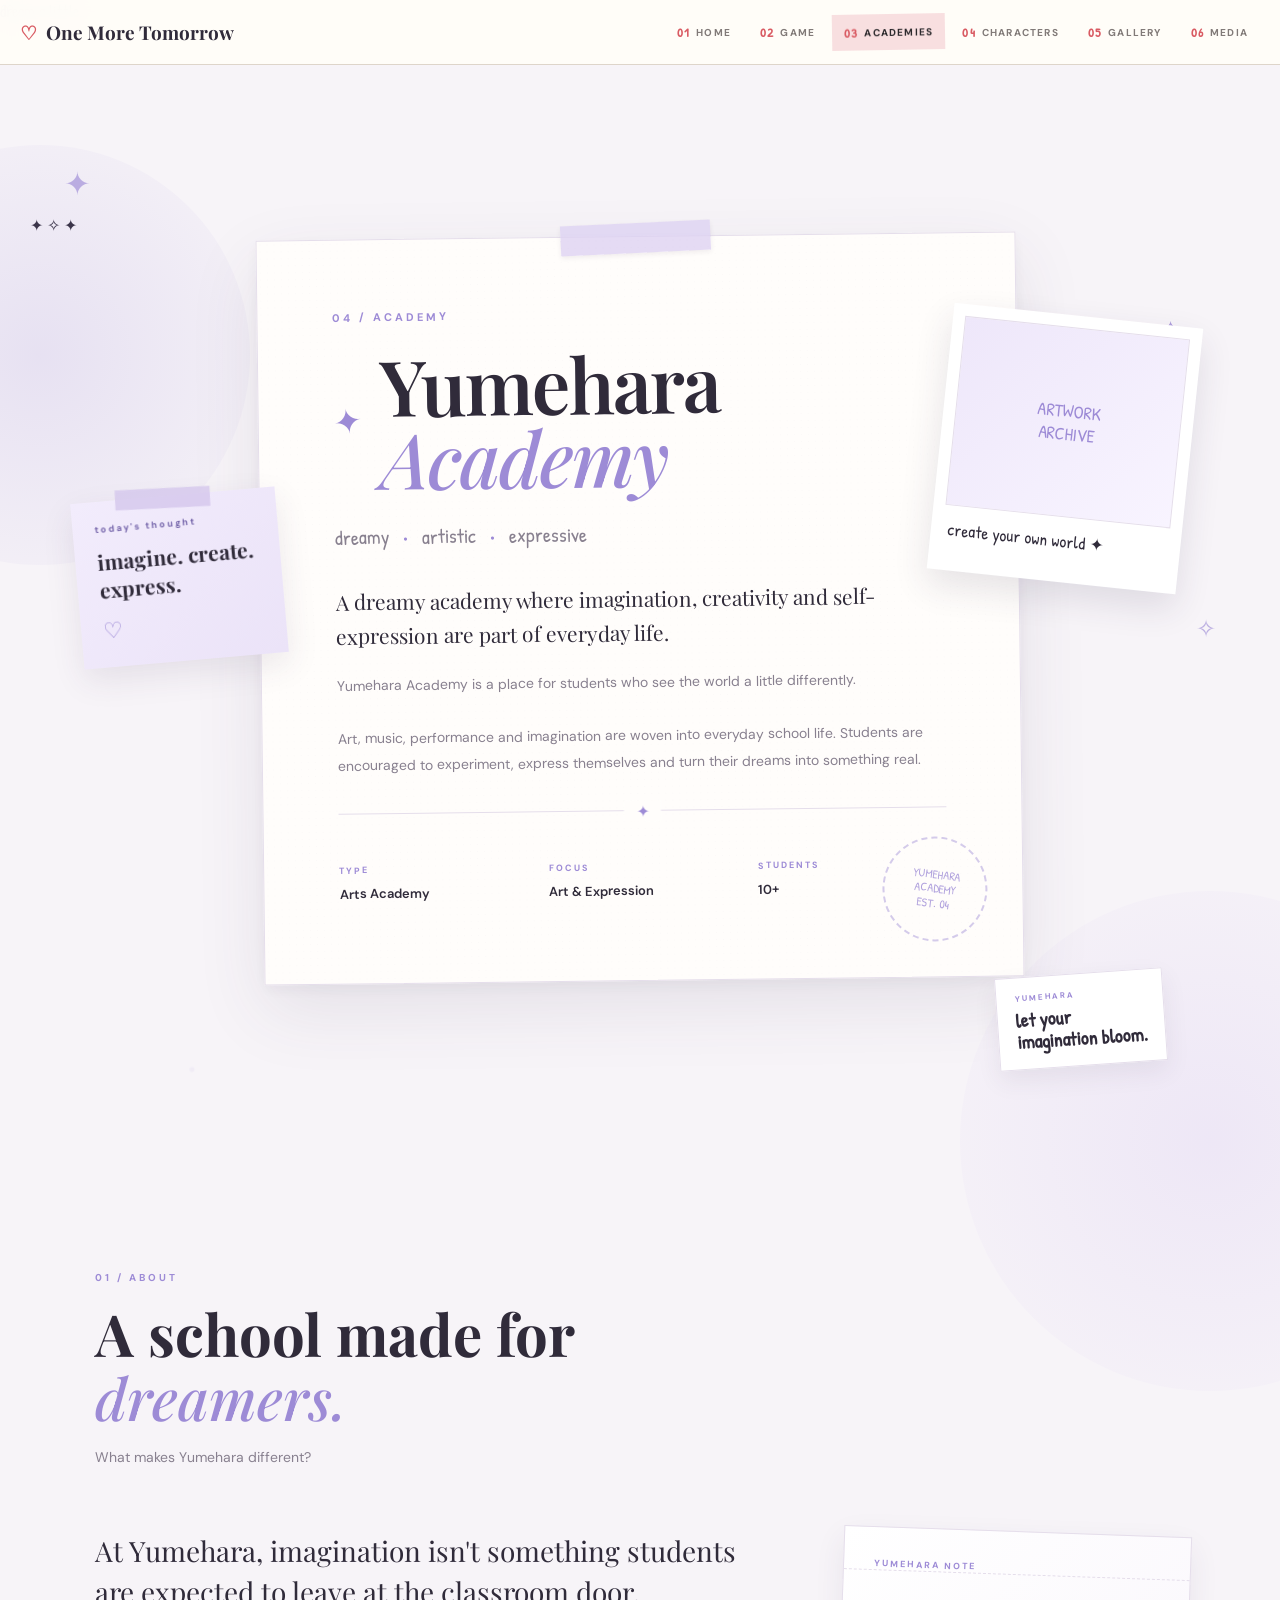
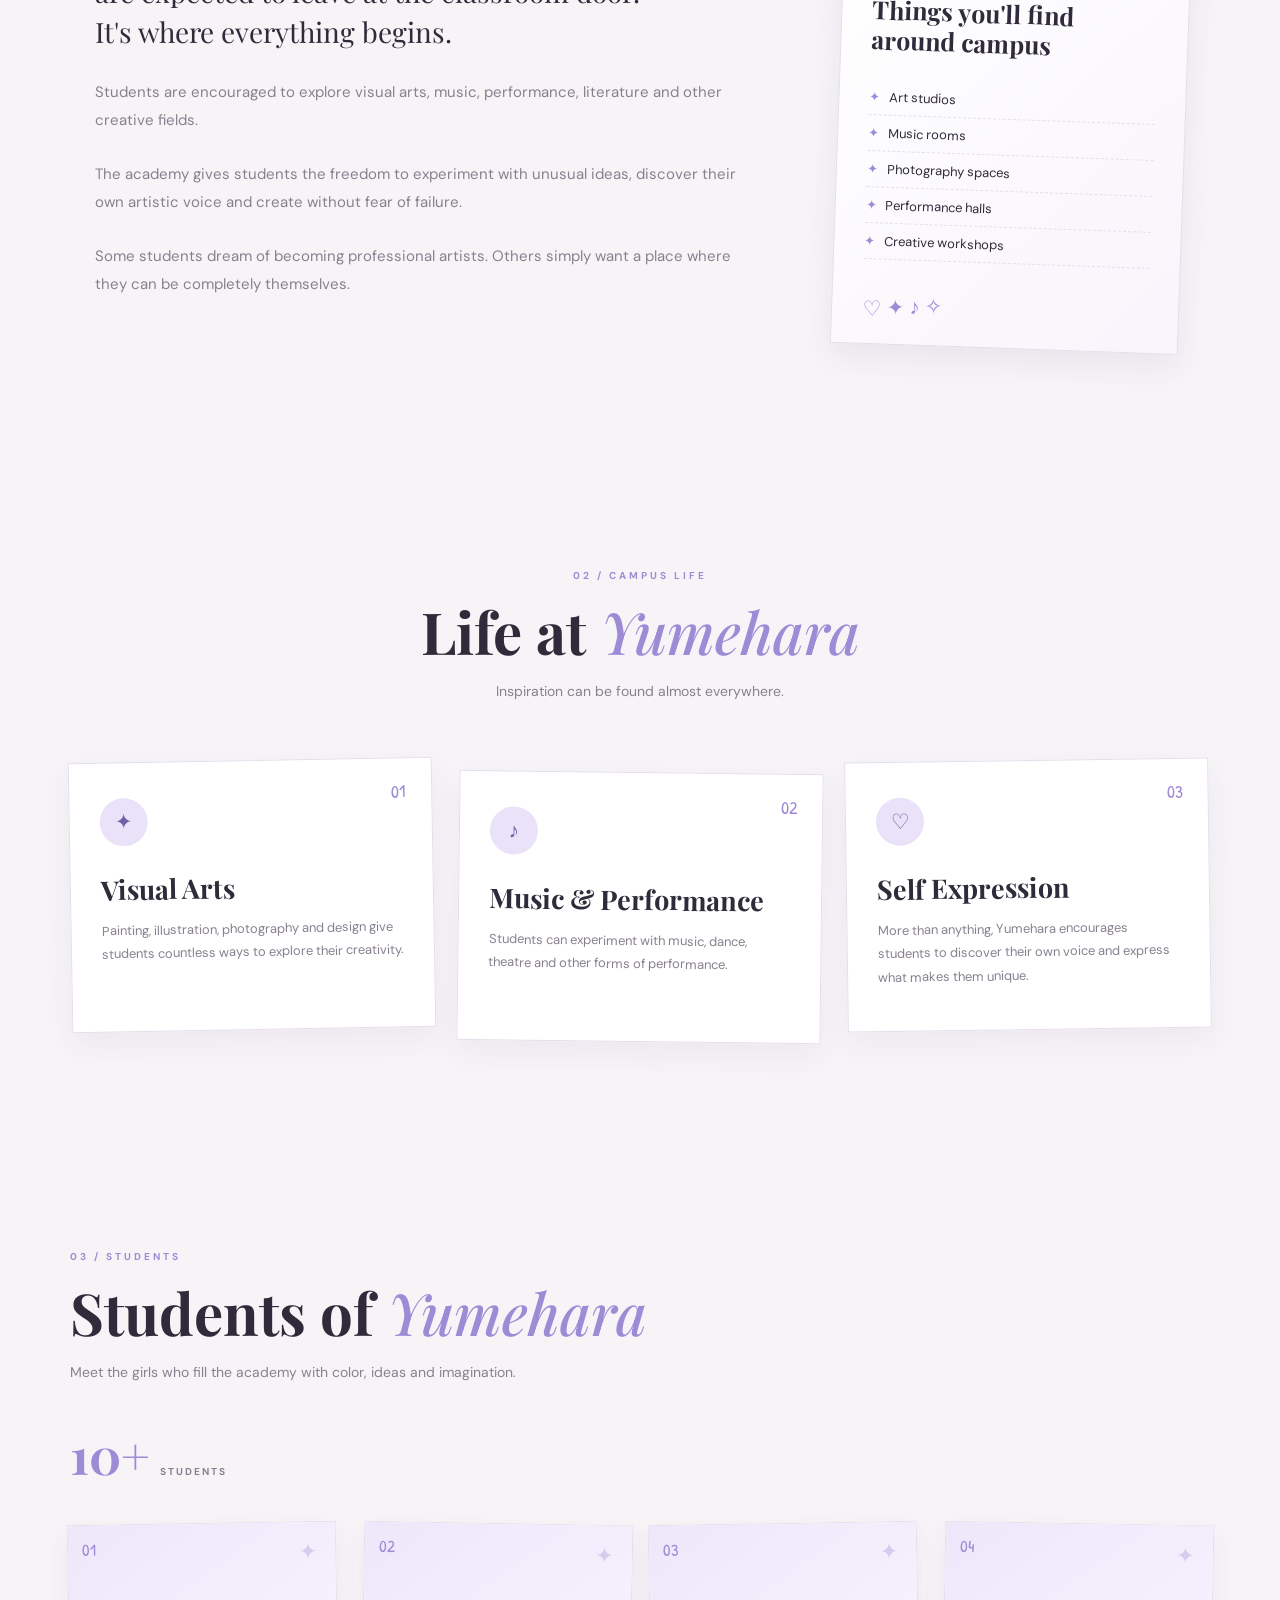
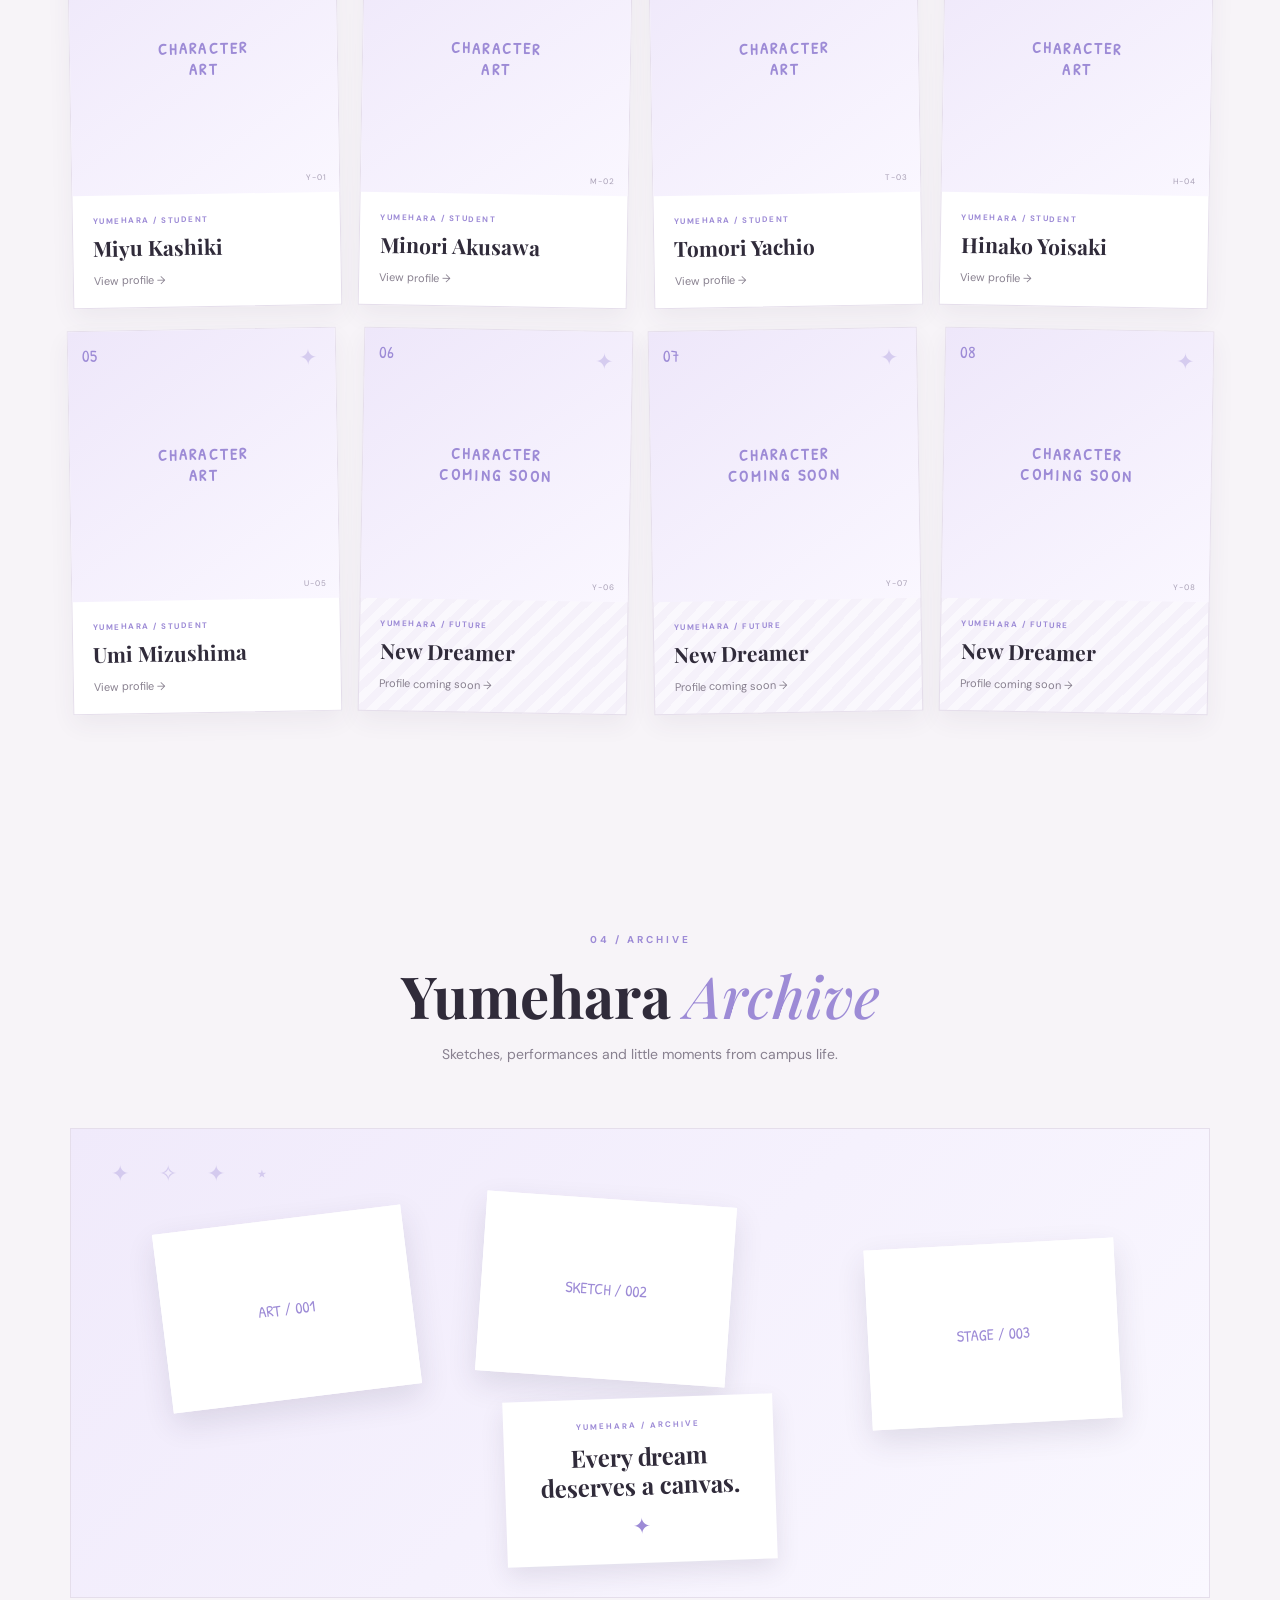
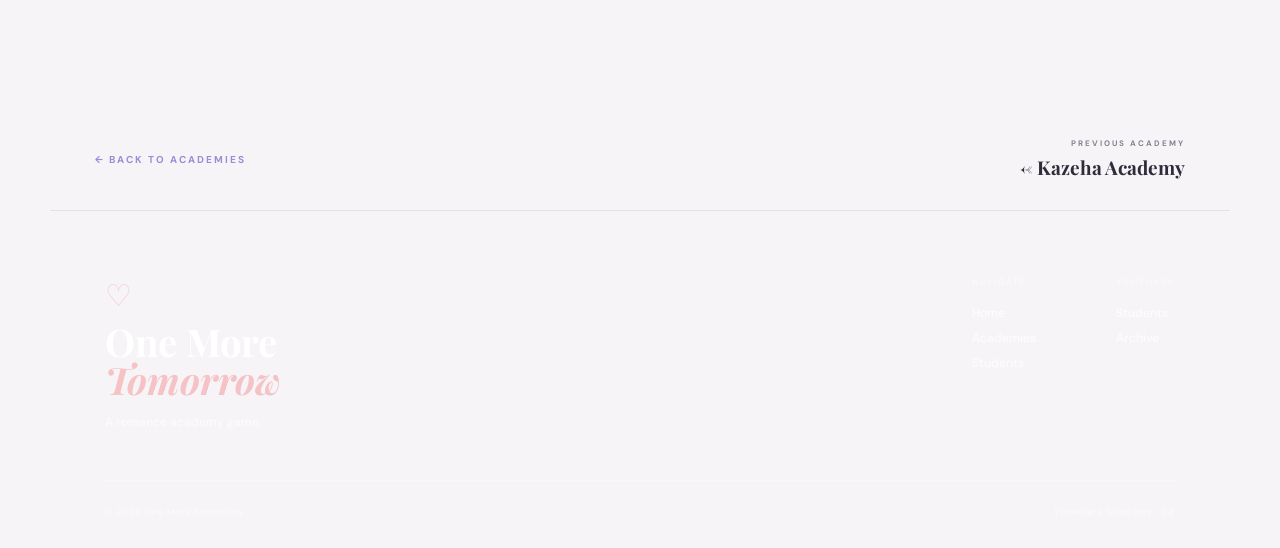
<file: yumehara.html>
<!DOCTYPE html>

<html lang="en">

<head>

<meta charset="UTF-8">
<meta name="viewport" content="width=device-width, initial-scale=1.0">

<title>♡ Yumehara Academy — One More Tomorrow</title>

<link rel="stylesheet" href="css/style.css">
<link rel="stylesheet" href="css/yumehara.css">

<!-- Google Fonts -->
<link rel="preconnect" href="https://fonts.googleapis.com">
<link rel="preconnect" href="https://fonts.gstatic.com" crossorigin>

<link href="https://fonts.googleapis.com/css2?family=DM+Sans:wght@400;500;600;700&family=Playfair+Display:wght@500;600;700&family=Patrick+Hand&display=swap" rel="stylesheet">

</head>

<body class="academy-page yumehara-page">

<!-- =========================================================
     DREAMY DECORATIONS
========================================================= -->

<div class="yumehara-floating yumehara-star star-one">✦</div>
<div class="yumehara-floating yumehara-star star-two">✧</div>
<div class="yumehara-floating yumehara-heart heart-one">♡</div>
<div class="yumehara-floating yumehara-sparkle sparkle-one">✦</div>
<div class="yumehara-floating yumehara-sparkle sparkle-two">✧</div>

<div class="yumehara-floating yumehara-dream">
    dream a little...
</div>

<!-- =========================================================
     HEADER
========================================================= -->

<header class="site-header">

<div class="header-inner">

    <a href="index.html" class="mini-logo">
        <span>♡</span>
        One More Tomorrow
    </a>


    <nav class="main-nav">

        <a href="index.html" class="nav-item">
            <span>01</span>
            HOME
        </a>

        <a href="index.html#game" class="nav-item">
            <span>02</span>
            GAME
        </a>

        <a href="index.html#academies" class="nav-item active">
            <span>03</span>
            ACADEMIES
        </a>

        <a href="index.html#characters" class="nav-item">
            <span>04</span>
            CHARACTERS
        </a>

        <a href="index.html#gallery" class="nav-item">
            <span>05</span>
            GALLERY
        </a>

        <a href="index.html#media" class="nav-item">
            <span>06</span>
            MEDIA
        </a>

    </nav>

</div>

</header>

<!-- =========================================================
     MAIN
========================================================= -->

<main>

<!-- =========================================================
     HERO
========================================================= -->

<section class="academy-hero">

<!-- DREAMY BACKGROUND -->

<div class="yumehara-dream-bg">

    <span class="dream-cloud cloud-one"></span>
    <span class="dream-cloud cloud-two"></span>
    <span class="dream-cloud cloud-three"></span>

    <span class="dream-star bg-star-one">✦</span>
    <span class="dream-star bg-star-two">✧</span>
    <span class="dream-star bg-star-three">✦</span>

</div>


<!-- MAIN PAPER -->

<div class="academy-paper">

    <div class="paper-tape"></div>


    <div class="academy-number">
        04 / ACADEMY
    </div>


    <div class="academy-heading">

        <span class="heading-heart">✦</span>

        <h1>
            Yumehara
            <em>Academy</em>
        </h1>

    </div>


    <div class="academy-motto">

        dreamy
        <span>•</span>
        artistic
        <span>•</span>
        expressive

    </div>


    <p class="academy-lead">

        A dreamy academy where imagination,
        creativity and self-expression are
        part of everyday life.

    </p>


    <p class="academy-description">

        Yumehara Academy is a place for students
        who see the world a little differently.

        <br><br>

        Art, music, performance and imagination
        are woven into everyday school life.
        Students are encouraged to experiment,
        express themselves and turn their dreams
        into something real.

    </p>


    <div class="academy-divider"></div>


    <div class="academy-facts">


        <div>
            <span>TYPE</span>
            <strong>Arts Academy</strong>
        </div>


        <div>
            <span>FOCUS</span>
            <strong>Art & Expression</strong>
        </div>


        <div>
            <span>STUDENTS</span>
            <strong>10+</strong>
        </div>


    </div>


    <div class="academy-stamp">

        YUMEHARA<br>
        ACADEMY<br>
        EST. 04

    </div>

</div>


<!-- ART POLAROID -->

<div class="academy-polaroid polaroid-art">

    <div class="polaroid-image">

        <span>
            ARTWORK<br>
            ARCHIVE
        </span>

    </div>

    <p>
        create your own world ✦
    </p>

</div>


<!-- DREAM NOTE -->

<div class="academy-note">

    <small>
        today's thought
    </small>

    <strong>
        imagine.
        create.
        express.
    </strong>

    <span>♡</span>

</div>


<!-- LITTLE NOTE -->

<div class="academy-mini-note">

    <span>YUMEHARA</span>

    <strong>
        let your<br>
        imagination bloom.
    </strong>

</div>

</section>

<!-- =========================================================
     ABOUT
========================================================= -->

<section class="academy-section">

<div class="section-title">

    <span>01 / ABOUT</span>

    <h2>
        A school made
        for <em>dreamers.</em>
    </h2>

    <p>
        What makes Yumehara different?
    </p>

</div>


<div class="about-layout">


    <div class="about-text">

        <p class="about-big">

            At Yumehara, imagination isn't
            something students are expected
            to leave at the classroom door.

            <br>

            It's where everything begins.

        </p>


        <p>

            Students are encouraged to explore
            visual arts, music, performance,
            literature and other creative fields.

        </p>


        <p>

            The academy gives students the freedom
            to experiment with unusual ideas,
            discover their own artistic voice
            and create without fear of failure.

        </p>


        <p>

            Some students dream of becoming
            professional artists. Others simply
            want a place where they can be
            completely themselves.

        </p>

    </div>


    <aside class="notebook-card">

        <span class="notebook-label">
            YUMEHARA NOTE
        </span>


        <h3>
            Things you'll find
            around campus
        </h3>


        <ul>

            <li>Art studios</li>
            <li>Music rooms</li>
            <li>Photography spaces</li>
            <li>Performance halls</li>
            <li>Creative workshops</li>

        </ul>


        <div class="notebook-doodle">
            ♡ ✦ ♪ ✧
        </div>

    </aside>


</div>

</section>

<!-- =========================================================
     CAMPUS LIFE
========================================================= -->

<section class="academy-section campus-section">

<div class="section-title centered">

    <span>02 / CAMPUS LIFE</span>

    <h2>
        Life at
        <em>Yumehara</em>
    </h2>

    <p>
        Inspiration can be found
        almost everywhere.
    </p>

</div>


<div class="campus-grid">


    <article class="campus-card">

        <div class="campus-number">
            01
        </div>

        <div class="campus-icon">
            ✦
        </div>

        <h3>
            Visual Arts
        </h3>

        <p>
            Painting, illustration, photography
            and design give students countless
            ways to explore their creativity.
        </p>

    </article>


    <article class="campus-card">

        <div class="campus-number">
            02
        </div>

        <div class="campus-icon">
            ♪
        </div>

        <h3>
            Music & Performance
        </h3>

        <p>
            Students can experiment with music,
            dance, theatre and other forms
            of performance.
        </p>

    </article>


    <article class="campus-card">

        <div class="campus-number">
            03
        </div>

        <div class="campus-icon">
            ♡
        </div>

        <h3>
            Self Expression
        </h3>

        <p>
            More than anything, Yumehara encourages
            students to discover their own voice
            and express what makes them unique.
        </p>

    </article>


</div>

</section>

<!-- =========================================================
     STUDENTS
========================================================= -->

<section class="academy-section students-section"
         id="students">

<div class="section-title">

    <span>03 / STUDENTS</span>

    <h2>
        Students of
        <em>Yumehara</em>
    </h2>

    <p>
        Meet the girls who fill the academy
        with color, ideas and imagination.
    </p>

</div>


<div class="student-total">

    <strong>10+</strong>
    <span>STUDENTS</span>

</div>


<div class="students-grid">


    <!-- MIYU -->

    <a href="#miyu"
       class="student-card">

        <div class="student-image">

            <span class="student-index">
                01
            </span>

            <div class="image-placeholder">
                CHARACTER<br>
                ART
            </div>

            <div class="creative-corner">
                Y-01
            </div>

        </div>


        <div class="student-content">

            <span>
                YUMEHARA / STUDENT
            </span>

            <h3>
                Miyu Kashiki
            </h3>

            <p>
                View profile →
            </p>

        </div>

    </a>


    <!-- MINORI -->

    <a href="#minori"
       class="student-card">

        <div class="student-image">

            <span class="student-index">
                02
            </span>

            <div class="image-placeholder">
                CHARACTER<br>
                ART
            </div>

            <div class="creative-corner">
                M-02
            </div>

        </div>


        <div class="student-content">

            <span>
                YUMEHARA / STUDENT
            </span>

            <h3>
                Minori Akusawa
            </h3>

            <p>
                View profile →
            </p>

        </div>

    </a>


    <!-- TOMORI -->

    <a href="#tomori"
       class="student-card">

        <div class="student-image">

            <span class="student-index">
                03
            </span>

            <div class="image-placeholder">
                CHARACTER<br>
                ART
            </div>

            <div class="creative-corner">
                T-03
            </div>

        </div>


        <div class="student-content">

            <span>
                YUMEHARA / STUDENT
            </span>

            <h3>
                Tomori Yachio
            </h3>

            <p>
                View profile →
            </p>

        </div>

    </a>


    <!-- HINAKO -->

    <a href="#hinako"
       class="student-card">

        <div class="student-image">

            <span class="student-index">
                04
            </span>

            <div class="image-placeholder">
                CHARACTER<br>
                ART
            </div>

            <div class="creative-corner">
                H-04
            </div>

        </div>


        <div class="student-content">

            <span>
                YUMEHARA / STUDENT
            </span>

            <h3>
                Hinako Yoisaki
            </h3>

            <p>
                View profile →
            </p>

        </div>

    </a>


    <!-- UMI -->

    <a href="#umi"
       class="student-card">

        <div class="student-image">

            <span class="student-index">
                05
            </span>

            <div class="image-placeholder">
                CHARACTER<br>
                ART
            </div>

            <div class="creative-corner">
                U-05
            </div>

        </div>


        <div class="student-content">

            <span>
                YUMEHARA / STUDENT
            </span>

            <h3>
                Umi Mizushima
            </h3>

            <p>
                View profile →
            </p>

        </div>

    </a>


    <!-- COMING SOON 06 -->

    <a href="#student-06"
       class="student-card student-future">

        <div class="student-image">

            <span class="student-index">
                06
            </span>

            <div class="image-placeholder">
                CHARACTER<br>
                COMING SOON
            </div>

            <div class="creative-corner">
                Y-06
            </div>

        </div>


        <div class="student-content">

            <span>
                YUMEHARA / FUTURE
            </span>

            <h3>
                New Dreamer
            </h3>

            <p>
                Profile coming soon →
            </p>

        </div>

    </a>


    <!-- COMING SOON 07 -->

    <a href="#student-07"
       class="student-card student-future">

        <div class="student-image">

            <span class="student-index">
                07
            </span>

            <div class="image-placeholder">
                CHARACTER<br>
                COMING SOON
            </div>

            <div class="creative-corner">
                Y-07
            </div>

        </div>


        <div class="student-content">

            <span>
                YUMEHARA / FUTURE
            </span>

            <h3>
                New Dreamer
            </h3>

            <p>
                Profile coming soon →
            </p>

        </div>

    </a>


    <!-- COMING SOON 08 -->

    <a href="#student-08"
       class="student-card student-future">

        <div class="student-image">

            <span class="student-index">
                08
            </span>

            <div class="image-placeholder">
                CHARACTER<br>
                COMING SOON
            </div>

            <div class="creative-corner">
                Y-08
            </div>

        </div>


        <div class="student-content">

            <span>
                YUMEHARA / FUTURE
            </span>

            <h3>
                New Dreamer
            </h3>

            <p>
                Profile coming soon →
            </p>

        </div>

    </a>


</div>

</section>

<!-- =========================================================
     MEMORIES
========================================================= -->

<section class="academy-section memories-section"
         id="memories">

<div class="section-title centered">

    <span>04 / ARCHIVE</span>

    <h2>
        Yumehara
        <em>Archive</em>
    </h2>

    <p>
        Sketches, performances and little
        moments from campus life.
    </p>

</div>


<div class="memory-board">


    <div class="memory-photo memory-one">
        <span>ART / 001</span>
    </div>


    <div class="memory-photo memory-two">
        <span>SKETCH / 002</span>
    </div>


    <div class="memory-photo memory-three">
        <span>STAGE / 003</span>
    </div>


    <div class="memory-paper">

        <small>
            YUMEHARA / ARCHIVE
        </small>

        <strong>
            Every dream
            deserves a canvas.
        </strong>

        <span>
            ✦
        </span>

    </div>


</div>

</section>

<!-- =========================================================
     NAVIGATION
========================================================= -->

<section class="academy-bottom-nav">

<a href="index.html#academies"
   class="back-academies">

    ← BACK TO ACADEMIES

</a>


<a href="kazeha.html"
   class="next-academy">

    <span>
        PREVIOUS ACADEMY
    </span>

    <strong>
        ← Kazeha Academy
    </strong>

</a>

</section>

</main>

<!-- =========================================================
     FOOTER
========================================================= -->

<footer class="site-footer">

<div class="footer-top">


    <div class="footer-logo">

        <span>♡</span>

        <h2>
            One More
            <em>Tomorrow</em>
        </h2>

        <p>
            A romance academy game.
        </p>

    </div>


    <div class="footer-links">


        <div>

            <span>NAVIGATE</span>

            <a href="index.html">
                Home
            </a>

            <a href="index.html#academies">
                Academies
            </a>

            <a href="#students">
                Students
            </a>

        </div>


        <div>

            <span>YUMEHARA</span>

            <a href="#students">
                Students
            </a>

            <a href="#memories">
                Archive
            </a>

        </div>


    </div>

</div>


<div class="footer-bottom">

    <span>
        © 2026 One More Tomorrow
    </span>

    <span>
        Yumehara Academy · 04
    </span>

</div>

</footer>

</body>
</html>
</file>
<file: css/style.css>
/* =========================================================
   ONE MORE TOMORROW
   MAIN WEBSITE STYLE
========================================================= */


/* =========================================================
   ROOT
========================================================= */

:root {

    --paper: #fffdf8;
    --paper-warm: #f8f2e8;

    --ink: #29272a;
    --muted: #817a78;

    --red: #d95b63;
    --red-dark: #a8444d;
    --red-soft: #f8dfe0;

    --pink: #e9b5b7;

    --blue: #b8cad7;
    --yellow: #ead49b;
    --purple: #cbb8d8;

    --wood-light: #c8a47d;
    --wood-dark: #9b7652;

    --border: #ded5ca;

    --shadow:
        0 20px 50px rgba(63, 44, 31, 0.15);

    --small-shadow:
        0 8px 25px rgba(63, 44, 31, 0.12);

}


/* =========================================================
   RESET
========================================================= */

* {
    box-sizing: border-box;
    margin: 0;
    padding: 0;
}

html {
    scroll-behavior: smooth;
}

body {
    font-family:
        "DM Sans",
        sans-serif;

    color: var(--ink);

    background:
        linear-gradient(
            rgba(255, 255, 255, 0.18),
            rgba(255, 255, 255, 0.18)
        ),
        url("../images/background.jpg");

    background-size: cover;
    background-position: center center;
    background-repeat: no-repeat;
    background-attachment: fixed;

    min-height: 100vh;

    overflow-x: hidden;
}

a {
    color: inherit;
    text-decoration: none;
}

img {
    max-width: 100%;
    display: block;
}

/* =========================================================
   SAKURA ANIMATION
========================================================= */

.sakura-animation {
    position: fixed;

    top: 0;
    left: 0;

    width: 100vw;
    height: 100vh;

    pointer-events: none;

    z-index: 9999;

    overflow: hidden;
}

.sakura-video {
    position: absolute;

    top: 0;
    left: 0;

    width: 100%;
    height: 100%;

    object-fit: cover;

    pointer-events: none;
}

/* =========================================================
   DECORATIONS
========================================================= */

.decor {

    position: fixed;

    z-index: 20;

    pointer-events: none;

    font-family: "Patrick Hand", cursive;

}

.decor-pencil {

    left: 20px;
    top: 38%;

    font-size: 42px;

    transform: rotate(-35deg);

    color: #f2dfc3;

}

.decor-star {

    right: 28px;
    top: 20%;

    font-size: 36px;

    color: #fff1c7;

}

.decor-heart {

    left: 30px;
    bottom: 18%;

    font-size: 46px;

    color: #f6d3d3;

}

.decor-clip {

    right: 24px;
    bottom: 30%;

    font-size: 48px;

    color: #ddd0bd;

    transform: rotate(20deg);

}


/* =========================================================
   HEADER
========================================================= */

.site-header {

    position: sticky;

    top: 0;

    z-index: 100;

    padding: 14px 20px;

    background: rgba(255, 253, 248, .93);

    backdrop-filter: blur(12px);

    border-bottom: 1px solid var(--border);

}

.header-inner {

    max-width: 1280px;

    margin: auto;

    display: flex;

    align-items: center;

    justify-content: space-between;

    gap: 30px;

}

.mini-logo {

    font-family: "Playfair Display", serif;

    font-weight: 700;

    font-size: 19px;

    white-space: nowrap;

}

.mini-logo span {

    color: var(--red);

    margin-right: 5px;

}

.main-nav {

    display: flex;

    align-items: center;

    justify-content: flex-end;

    flex-wrap: wrap;

    gap: 5px;

}

.nav-item {

    position: relative;

    display: flex;

    align-items: center;

    gap: 6px;

    padding: 9px 12px;

    font-size: 10px;

    font-weight: 700;

    letter-spacing: .12em;

    color: var(--muted);

    transition: .25s ease;

}

.nav-item span {

    font-family: "Patrick Hand", cursive;

    font-size: 13px;

    color: var(--red);

}

.nav-item:hover,
.nav-item.active {

    color: var(--ink);

    background: var(--red-soft);

    transform: rotate(-1deg);

}


/* =========================================================
   GENERAL SECTION
========================================================= */

.section {

    position: relative;

    max-width: 1180px;

    margin: 0 auto 70px;

    padding: 80px 55px;

    background: var(--paper);

    box-shadow: var(--shadow);

    border: 1px solid rgba(255,255,255,.7);

}

.section-heading {

    max-width: 720px;

    margin-bottom: 55px;

}

.section-heading.centered {

    margin-left: auto;
    margin-right: auto;

    text-align: center;

}

.section-number {

    display: block;

    margin-bottom: 13px;

    color: var(--red);

    font-size: 10px;

    font-weight: 700;

    letter-spacing: .2em;

}

.section-heading h2 {

    font-family: "Playfair Display", serif;

    font-size: clamp(38px, 5vw, 62px);

    line-height: 1;

    font-weight: 600;

    margin-bottom: 20px;

}

.section-heading h2 em {

    color: var(--red);

    font-weight: 600;

}

.section-heading p {

    max-width: 600px;

    font-size: 15px;

    line-height: 1.8;

    color: var(--muted);

}


/* =========================================================
   HERO
========================================================= */

.hero {

    position: relative;

    max-width: 1280px;

    min-height: 780px;

    margin: 0 auto 70px;

    padding: 90px 30px;

    display: flex;

    align-items: center;

    justify-content: center;

}


/* Main paper */

.hero-paper {

    position: relative;

    z-index: 5;

    width: min(850px, 90vw);

    min-height: 570px;

    padding: 85px 70px 65px;

    text-align: center;

    background:

        repeating-linear-gradient(
            0deg,
            transparent,
            transparent 31px,
            rgba(99,130,160,.08) 32px
        ),

        var(--paper);

    border: 1px solid #e4ddd3;

    box-shadow:
        0 25px 55px rgba(48,35,25,.22);

    transform: rotate(-1deg);

}


/* tape */

.paper-tape {

    position: absolute;

    width: 145px;
    height: 35px;

    background: rgba(231, 207, 160, .62);

    top: -17px;

    left: 50%;

    transform: translateX(-50%) rotate(-2deg);

}


/* paper holes */

.paper-hole {

    position: absolute;

    width: 13px;
    height: 13px;

    left: 17px;

    border-radius: 50%;

    background: #dfd8ce;

    box-shadow:
        inset 0 2px 3px rgba(0,0,0,.15);

}

.hole-one {
    top: 120px;
}

.hole-two {
    top: 50%;
}

.hole-three {
    bottom: 120px;
}


/* Hero text */

.hero-small-title {

    margin-bottom: 18px;

    font-size: 10px;

    font-weight: 700;

    letter-spacing: .28em;

    color: var(--muted);

}

.hero-title-wrap {

    display: flex;

    justify-content: center;

    align-items: center;

    gap: 22px;

}

.hero-title-wrap h1 {

    font-family:
        "Playfair Display",
        serif;

    font-size: clamp(55px, 8vw, 94px);

    line-height: .92;

    font-weight: 600;

}

.hero-title-wrap h1 em {

    display: block;

    color: var(--red);

    font-weight: 600;

}

.hero-symbol {

    font-family: "Patrick Hand", cursive;

    font-size: 42px;

    color: var(--red);

}

.hero-description {

    max-width: 560px;

    margin: 32px auto;

    color: var(--muted);

    font-size: 15px;

    line-height: 1.8;

}


/* Buttons */

.hero-buttons {

    display: flex;

    justify-content: center;

    gap: 12px;

    flex-wrap: wrap;

}

.btn {

    display: inline-flex;

    align-items: center;

    gap: 12px;

    padding: 14px 22px;

    font-size: 10px;

    font-weight: 700;

    letter-spacing: .12em;

    transition: .25s ease;

}

.btn-primary {

    color: white;

    background: var(--red);

    box-shadow: 5px 5px 0 var(--red-dark);

}

.btn-primary:hover {

    transform: translate(2px, 2px);

    box-shadow: 2px 2px 0 var(--red-dark);

}

.btn-secondary {

    border: 1px solid var(--border);

    background: rgba(255,255,255,.7);

}

.btn-secondary:hover {

    background: var(--red-soft);

}


/* Hero metadata */

.hero-meta {

    display: grid;

    grid-template-columns: repeat(3, 1fr);

    gap: 20px;

    margin-top: 50px;

    padding-top: 25px;

    border-top: 1px dashed var(--border);

}

.hero-meta div {

    display: flex;

    flex-direction: column;

    gap: 6px;

}

.hero-meta span {

    font-size: 8px;

    letter-spacing: .18em;

    color: var(--muted);

}

.hero-meta strong {

    font-size: 11px;

}


/* =========================================================
   POLAROIDS
========================================================= */

.polaroid {

    position: absolute;

    z-index: 8;

    width: 220px;

    padding: 12px 12px 18px;

    background: #fff;

    box-shadow: var(--small-shadow);

}

.polaroid-image {

    position: relative;

    height: 190px;

    display: flex;

    align-items: center;

    justify-content: center;

    overflow: hidden;

    background:
        linear-gradient(
            135deg,
            #f0dede,
            #ddd5ca
        );

}

.polaroid-image img {

    width: 100%;
    height: 100%;

    object-fit: cover;

}

.image-placeholder {

    position: absolute;

    color: #9a8c86;

    text-align: center;

    font-size: 10px;

    font-weight: 700;

    letter-spacing: .15em;

}

.polaroid p {

    margin-top: 10px;

    font-family: "Patrick Hand", cursive;

    font-size: 17px;

    color: #5f5754;

    text-align: center;

}

.polaroid-one {

    left: 2%;

    top: 85px;

    transform: rotate(-9deg);

}

.polaroid-two {

    right: 2%;

    bottom: 80px;

    transform: rotate(8deg);

}

.polaroid-two .polaroid-image {

    height: 150px;

}


/* =========================================================
   NOTES
========================================================= */

.paper-note {

    position: absolute;

    z-index: 10;

    padding: 20px;

    background: #f5e5a9;

    box-shadow: var(--small-shadow);

    font-family: "Patrick Hand", cursive;

}

.note-one {

    right: 4%;

    top: 75px;

    width: 150px;

    transform: rotate(6deg);

}

.note-one span {

    display: block;

    font-size: 15px;

}

.note-one strong {

    display: block;

    margin-top: 5px;

    font-size: 27px;

    color: var(--red-dark);

}

.note-two {

    left: 6%;

    bottom: 90px;

    width: 140px;

    transform: rotate(-7deg);

    text-align: center;

}

.note-two span {

    color: var(--red);

    font-size: 24px;

}

.note-two p {

    font-size: 17px;

    line-height: 1.05;

}


/* =========================================================
   GAME CARDS
========================================================= */

.game-grid {

    display: grid;

    grid-template-columns: repeat(2, 1fr);

    gap: 18px;

}

.game-card {

    position: relative;

    padding: 35px;

    min-height: 230px;

    border: 1px solid var(--border);

    background: #fff;

    transition: .3s ease;

}

.game-card:hover {

    transform: translateY(-5px) rotate(-.5deg);

    box-shadow: var(--small-shadow);

}

.game-card.large-card {

    background: var(--red-soft);

}

.card-number {

    position: absolute;

    right: 20px;
    top: 18px;

    font-family: "Patrick Hand", cursive;

    font-size: 17px;

    color: var(--red);

}

.card-icon {

    font-family: "Patrick Hand", cursive;

    font-size: 36px;

    color: var(--red);

    margin-bottom: 20px;

}

.game-card h3 {

    font-family: "Playfair Display", serif;

    font-size: 28px;

    margin-bottom: 12px;

}

.game-card p {

    color: var(--muted);

    font-size: 13px;

    line-height: 1.7;

    max-width: 430px;

}


/* =========================================================
   ACADEMIES
========================================================= */

.academy-grid {

    display: grid;

    grid-template-columns: repeat(2, 1fr);

    gap: 25px;

}

.academy-card {

    display: block;

    background: white;

    border: 1px solid var(--border);

    transition: .3s ease;

}

.academy-card:hover {

    transform: translateY(-7px) rotate(-.4deg);

    box-shadow: var(--small-shadow);

}

.academy-image {

    position: relative;

    height: 250px;

    display: flex;

    align-items: center;

    justify-content: center;

    overflow: hidden;

}

.academy-red .academy-image {

    background:
        linear-gradient(
            135deg,
            #eac5c5,
            #f4e1d8
        );

}

.academy-blue .academy-image {

    background:
        linear-gradient(
            135deg,
            #c7d9e3,
            #e9eff1
        );

}

.academy-gold .academy-image {

    background:
        linear-gradient(
            135deg,
            #e9d7a8,
            #f3ebd4
        );

}

.academy-purple .academy-image {

    background:
        linear-gradient(
            135deg,
            #d5c5e0,
            #eee7f2
        );

}

.academy-placeholder {

    text-align: center;

    font-size: 11px;

    font-weight: 700;

    letter-spacing: .18em;

    color: rgba(70,55,50,.45);

}

.academy-label {

    position: absolute;

    top: 15px;
    left: 15px;

    padding: 7px 10px;

    background: rgba(255,255,255,.75);

    font-size: 8px;

    font-weight: 700;

    letter-spacing: .15em;

}

.academy-info {

    padding: 22px;

    display: flex;

    align-items: center;

    justify-content: space-between;

    gap: 15px;

}

.academy-info > div {

    display: flex;

    align-items: baseline;

    gap: 10px;

}

.academy-info > div > span {

    font-family: "Patrick Hand", cursive;

    color: var(--red);

}

.academy-info h3 {

    font-family: "Playfair Display", serif;

    font-size: 22px;

}

.academy-info p {

    font-size: 9px;

    font-weight: 700;

    color: var(--red);

    white-space: nowrap;

}


/* =========================================================
   CHARACTERS
========================================================= */

.characters-grid {

    display: grid;

    grid-template-columns: repeat(4, 1fr);

    gap: 18px;

}

.character-card {

    display: block;

    background: white;

    border: 1px solid var(--border);

    transition: .3s ease;

}

.character-card:hover {

    transform: translateY(-6px);

    box-shadow: var(--small-shadow);

}

.character-photo {

    position: relative;

    height: 330px;

    display: flex;

    align-items: center;

    justify-content: center;

    background:
        linear-gradient(
            150deg,
            #f4e2e1,
            #eee6dc
        );

    overflow: hidden;

}

.character-photo span {

    font-size: 9px;

    font-weight: 700;

    letter-spacing: .15em;

    text-align: center;

    color: #9a8985;

}

.character-info {

    padding: 18px;

}

.character-info > div {

    display: flex;

    align-items: baseline;

    gap: 7px;

}

.character-info > div > span {

    font-family: "Patrick Hand", cursive;

    color: var(--red);

}

.character-info h3 {

    font-family: "Playfair Display", serif;

    font-size: 18px;

}

.character-info p {

    margin-top: 5px;

    font-size: 9px;

    color: var(--muted);

    letter-spacing: .05em;

}


/* =========================================================
   CENTER BUTTON
========================================================= */

.center-button {

    display: flex;

    justify-content: center;

    margin-top: 45px;

}

.text-button {

    display: inline-flex;

    align-items: center;

    gap: 12px;

    padding-bottom: 5px;

    border-bottom: 1px solid var(--red);

    color: var(--red-dark);

    font-size: 10px;

    font-weight: 700;

    letter-spacing: .14em;

    transition: .25s ease;

}

.text-button:hover {

    gap: 18px;

}


/* =========================================================
   GALLERY
========================================================= */

.gallery-board {

    position: relative;

    min-height: 520px;

    padding: 50px;

    background:

        linear-gradient(
            135deg,
            #f0e0c6,
            #e5c9a7
        );

    border: 1px solid #d8c3a7;

    overflow: hidden;

}

.gallery-photo {

    position: absolute;

    width: 260px;

    height: 190px;

    display: flex;

    align-items: center;

    justify-content: center;

    background: #fff;

    padding: 10px;

    box-shadow: var(--small-shadow);

}

.gallery-photo span {

    font-size: 9px;

    font-weight: 700;

    letter-spacing: .15em;

    color: #958b81;

    width: 100%;

    height: 100%;

    display: flex;

    align-items: center;

    justify-content: center;

    background: #eee9e2;

}

.photo-one {

    left: 10%;

    top: 70px;

    transform: rotate(-7deg);

}

.photo-two {

    right: 12%;

    top: 50px;

    transform: rotate(5deg);

}

.photo-three {

    left: 28%;

    bottom: 35px;

    transform: rotate(3deg);

}

.photo-four {

    right: 28%;

    bottom: 45px;

    transform: rotate(-6deg);

}

.gallery-note {

    position: absolute;

    left: 50%;

    top: 50%;

    transform: translate(-50%, -50%) rotate(-2deg);

    padding: 22px 35px;

    background: #f7e6a8;

    box-shadow: var(--small-shadow);

    text-align: center;

    font-family: "Patrick Hand", cursive;

}

.gallery-note span {

    display: block;

    font-size: 20px;

}

.gallery-note strong {

    display: block;

    margin-top: 5px;

    font-size: 30px;

    color: var(--red);

}


/* =========================================================
   MEDIA
========================================================= */

.video-placeholder {

    position: relative;

    min-height: 520px;

    display: flex;

    align-items: center;

    justify-content: center;

    overflow: hidden;

    background:
        linear-gradient(
            135deg,
            #29272a,
            #51484a
        );

    box-shadow: var(--small-shadow);

}

.video-placeholder::before {

    content: "";

    position: absolute;

    inset: 20px;

    border: 1px solid rgba(255,255,255,.2);

}

.video-tape {

    position: absolute;

    width: 150px;
    height: 35px;

    top: 12px;

    left: 50%;

    transform: translateX(-50%) rotate(-3deg);

    background: rgba(230,209,162,.7);

}

.play-button {

    position: absolute;

    width: 80px;
    height: 80px;

    border-radius: 50%;

    display: flex;

    align-items: center;
    justify-content: center;

    color: white;

    background: var(--red);

    box-shadow:
        0 10px 30px rgba(0,0,0,.3);

    font-size: 23px;

    padding-left: 4px;

}

.video-text {

    position: absolute;

    bottom: 45px;

    left: 45px;

    color: white;

}

.video-text span {

    display: block;

    font-size: 9px;

    letter-spacing: .2em;

    opacity: .6;

    margin-bottom: 8px;

}

.video-text strong {

    display: block;

    font-family: "Playfair Display", serif;

    font-size: 34px;

}

.video-text p {

    margin-top: 8px;

    font-size: 12px;

    opacity: .65;

}


/* =========================================================
   FOOTER
========================================================= */

.site-footer {

    max-width: 1180px;

    margin: 0 auto;

    padding: 65px 55px 30px;

    color: white;

}

.footer-top {

    display: flex;

    justify-content: space-between;

    gap: 50px;

    padding-bottom: 50px;

    border-bottom: 1px solid rgba(255,255,255,.25);

}

.footer-logo span {

    color: #f6d0d2;

    font-size: 30px;

}

.footer-logo h2 {

    margin-top: 8px;

    font-family: "Playfair Display", serif;

    font-size: 38px;

    line-height: 1;

}

.footer-logo h2 em {

    display: block;

    color: #f5c3c5;

}

.footer-logo p {

    margin-top: 15px;

    font-size: 12px;

    opacity: .7;

}

.footer-links {

    display: flex;

    gap: 80px;

}

.footer-links > div {

    display: flex;

    flex-direction: column;

    gap: 9px;

}

.footer-links span {

    margin-bottom: 8px;

    font-size: 9px;

    letter-spacing: .18em;

    opacity: .5;

}

.footer-links a {

    font-size: 12px;

    opacity: .85;

    transition: .2s ease;

}

.footer-links a:hover {

    color: #f5c3c5;

    transform: translateX(4px);

}

.footer-bottom {

    display: flex;

    justify-content: space-between;

    padding-top: 25px;

    font-size: 9px;

    letter-spacing: .1em;

    opacity: .55;

}


/* =========================================================
   RESPONSIVE
========================================================= */

@media (max-width: 1000px) {

    .header-inner {

        flex-direction: column;

        gap: 10px;

    }

    .main-nav {

        justify-content: center;

    }

    .hero {

        min-height: auto;

        padding: 100px 20px;

    }

    .polaroid {

        opacity: .55;

        transform: scale(.8);

    }

    .characters-grid {

        grid-template-columns: repeat(2, 1fr);

    }

}


@media (max-width: 700px) {

    .site-header {

        position: relative;

    }

    .mini-logo {

        font-size: 17px;

    }

    .nav-item {

        padding: 7px 8px;

        font-size: 8px;

    }

    .nav-item span {

        display: none;

    }

    .section {

        margin-bottom: 30px;

        padding: 55px 22px;

    }

    .hero {

        padding: 50px 12px;

    }

    .hero-paper {

        width: 100%;

        padding: 65px 25px 45px;

    }

    .hero-title-wrap {

        gap: 5px;

    }

    .hero-symbol {

        font-size: 25px;

    }

    .hero-meta {

        grid-template-columns: 1fr;

        gap: 12px;

    }

    .game-grid {

        grid-template-columns: 1fr;

    }

    .academy-grid {

        grid-template-columns: 1fr;

    }

    .characters-grid {

        grid-template-columns: 1fr 1fr;

    }

    .gallery-board {

        min-height: 700px;

    }

    .gallery-photo {

        width: 190px;

        height: 145px;

    }

    .photo-one {

        left: 5%;

        top: 35px;

    }

    .photo-two {

        right: 5%;

        top: 200px;

    }

    .photo-three {

        left: 5%;

        bottom: 120px;

    }

    .photo-four {

        right: 5%;

        bottom: 30px;

    }

    .gallery-note {

        z-index: 5;

    }

    .polaroid-one {

        left: -30px;

    }

    .polaroid-two {

        right: -35px;

    }

    .note-one,
    .note-two {

        display: none;

    }

    .footer-top {

        flex-direction: column;

    }

    .footer-links {

        gap: 45px;

    }

    .footer-bottom {

        flex-direction: column;

        gap: 10px;

    }

}


@media (max-width: 430px) {

    .main-nav {

        gap: 2px;

    }

    .nav-item {

        padding: 6px;

        letter-spacing: .07em;

    }

    .section-heading h2 {

        font-size: 38px;

    }

    .characters-grid {

        grid-template-columns: 1fr;

    }

    .character-photo {

        height: 400px;

    }

    .academy-image {

        height: 210px;

    }

    .gallery-photo {

        width: 155px;

        height: 120px;

    }

    .gallery-board {

        min-height: 620px;

    }

}
</file>
<file: css/kazeha.css>
/* =========================================================
   KAZEHA ACADEMY
   03 / ACADEMY
   sport • energy • teamwork
========================================================= */

.kazeha-page {

    --kazeha-accent: #4aa9df;
    --kazeha-accent-dark: #2477aa;

    --kazeha-blue: #e8f6fd;
    --kazeha-pale: #f7fcff;

    --kazeha-paper: #ffffff;
    --kazeha-cream: #f5f7f8;

    --kazeha-dark: #24343d;
    --kazeha-muted: #71818a;

    --kazeha-border: #dce8ed;

    background:
        linear-gradient(
            rgba(74,169,223,.035) 1px,
            transparent 1px
        ),
        linear-gradient(
            90deg,
            rgba(74,169,223,.035) 1px,
            transparent 1px
        ),
        #f4f9fb;

    background-size: 42px 42px;

    color: var(--kazeha-dark);

    position: relative;
}


/* =========================================================
   SPORT DECORATIONS
========================================================= */

.kazeha-floating {

    position: fixed;

    pointer-events: none;

    z-index: 0;

    color: var(--kazeha-accent);

    opacity: .18;
}


/* large numbers */

.kazeha-number {

    font-family: 'DM Sans', sans-serif;

    font-size: 7rem;

    font-weight: 700;

    letter-spacing: -.08em;

    line-height: 1;

}


/* diagonal speed lines */

.kazeha-speed-lines {

    position: absolute;

    width: 190px;
    height: 80px;

    transform: rotate(-18deg);

    opacity: .16;
}


.kazeha-speed-lines::before,
.kazeha-speed-lines::after {

    content: "";

    position: absolute;

    left: 0;

    width: 100%;

    height: 2px;

    background: var(--kazeha-accent);

}


.kazeha-speed-lines::before {
    top: 25px;
}


.kazeha-speed-lines::after {
    top: 50px;
}


/* ball-like circles */

.kazeha-circle {

    width: 90px;
    height: 90px;

    border: 2px solid var(--kazeha-accent);

    border-radius: 50%;

    opacity: .14;
}


/* =========================================================
   HERO
========================================================= */

.kazeha-page .academy-hero {

    position: relative;

    min-height: 760px;

    padding: 100px 40px 120px;

    display: flex;

    align-items: center;

    justify-content: center;

    overflow: hidden;
}


/* =========================================================
   BACKGROUND SPORT LINES
========================================================= */

.kazeha-page .academy-hero::before {

    content: "";

    position: absolute;

    inset: 0;

    background:

        linear-gradient(
            105deg,
            transparent 0 44%,
            rgba(74,169,223,.06) 44% 45%,
            transparent 45% 100%
        ),

        linear-gradient(
            105deg,
            transparent 0 58%,
            rgba(74,169,223,.05) 58% 59%,
            transparent 59% 100%
        );

    pointer-events: none;
}


/* =========================================================
   MAIN PAPER
========================================================= */

.kazeha-page .academy-paper {

    position: relative;

    z-index: 2;

    width: min(850px, 90%);

    padding: 70px 80px 65px;

    background: var(--kazeha-paper);

    border: 1px solid var(--kazeha-border);

    box-shadow:
        0 22px 55px rgba(41,91,116,.12),
        8px 8px 0 rgba(74,169,223,.08);

    transform: rotate(-.6deg);

    overflow: hidden;
}


/* sport stripe */

.kazeha-page .academy-paper::before {

    content: "";

    position: absolute;

    top: 0;
    left: 0;

    width: 100%;
    height: 8px;

    background:
        repeating-linear-gradient(
            90deg,
            var(--kazeha-accent) 0 42px,
            white 42px 52px,
            var(--kazeha-accent-dark) 52px 94px
        );
}


/* =========================================================
   TAPE
========================================================= */

.kazeha-page .paper-tape {

    position: absolute;

    top: -13px;
    left: 50%;

    transform: translateX(-50%) rotate(2deg);

    width: 135px;
    height: 32px;

    background: rgba(170,220,242,.55);

    border: 1px solid rgba(74,169,223,.15);

    z-index: 3;
}


/* =========================================================
   ACADEMY NUMBER
========================================================= */

.kazeha-page .academy-number {

    display: inline-block;

    margin-bottom: 24px;

    padding: 7px 14px;

    background: var(--kazeha-blue);

    border-left: 4px solid var(--kazeha-accent);

    color: var(--kazeha-accent-dark);

    font-size: .72rem;

    font-weight: 700;

    letter-spacing: .18em;
}


/* =========================================================
   HEADING
========================================================= */

.kazeha-page .academy-heading {

    display: flex;

    align-items: center;

    gap: 18px;

    margin-bottom: 18px;
}


.kazeha-page .heading-heart {

    width: 52px;
    height: 52px;

    display: flex;

    align-items: center;
    justify-content: center;

    border-radius: 50%;

    background: var(--kazeha-accent);

    color: white;

    font-size: 1.45rem;

    box-shadow:
        4px 4px 0 var(--kazeha-blue);
}


.kazeha-page .academy-heading h1 {

    margin: 0;

    font-family: 'Playfair Display', serif;

    font-size: clamp(3rem, 6vw, 5rem);

    line-height: .95;

    letter-spacing: -.04em;
}


.kazeha-page .academy-heading h1 em {

    display: block;

    color: var(--kazeha-accent);

    font-style: italic;
}


/* =========================================================
   MOTTO
========================================================= */

.kazeha-page .academy-motto {

    display: flex;

    flex-wrap: wrap;

    gap: 9px;

    align-items: center;

    margin-bottom: 27px;

    color: var(--kazeha-accent-dark);

    font-size: .75rem;

    font-weight: 700;

    letter-spacing: .13em;

    text-transform: uppercase;
}


.kazeha-page .academy-motto span {

    color: var(--kazeha-accent);

    font-size: .9rem;
}


/* =========================================================
   TEXT
========================================================= */

.kazeha-page .academy-lead {

    max-width: 610px;

    margin: 0 0 22px;

    font-size: 1.2rem;

    line-height: 1.7;

    font-weight: 600;
}


.kazeha-page .academy-description {

    max-width: 630px;

    margin: 0;

    color: var(--kazeha-muted);

    line-height: 1.9;

    font-size: .96rem;
}


/* =========================================================
   DIVIDER
========================================================= */

.kazeha-page .academy-divider {

    width: 100%;

    height: 1px;

    margin: 38px 0 28px;

    background:
        repeating-linear-gradient(
            90deg,
            var(--kazeha-border) 0 10px,
            transparent 10px 17px
        );
}


/* =========================================================
   FACTS
========================================================= */

.kazeha-page .academy-facts {

    display: grid;

    grid-template-columns:
        repeat(3, 1fr);

    gap: 18px;
}


.kazeha-page .academy-facts > div {

    padding: 17px;

    background: var(--kazeha-pale);

    border: 1px solid var(--kazeha-border);

    border-bottom: 3px solid var(--kazeha-accent);
}


.kazeha-page .academy-facts span {

    display: block;

    margin-bottom: 6px;

    color: var(--kazeha-muted);

    font-size: .65rem;

    font-weight: 700;

    letter-spacing: .16em;
}


.kazeha-page .academy-facts strong {

    font-size: .82rem;
}


/* =========================================================
   STAMP
========================================================= */

.kazeha-page .academy-stamp {

    position: absolute;

    right: 35px;
    bottom: 30px;

    width: 105px;
    height: 105px;

    display: flex;

    align-items: center;
    justify-content: center;

    text-align: center;

    border: 2px solid var(--kazeha-accent);

    border-radius: 50%;

    color: var(--kazeha-accent-dark);

    font-size: .57rem;

    font-weight: 700;

    line-height: 1.5;

    letter-spacing: .08em;

    transform: rotate(12deg);

    opacity: .7;
}


/* =========================================================
   CAMPUS POLAROID
========================================================= */

.kazeha-page .polaroid-campus {

    position: absolute;

    right: 6%;

    top: 13%;

    z-index: 3;

    width: 230px;

    padding: 13px 13px 20px;

    background: white;

    box-shadow:
        0 15px 35px rgba(41,91,116,.14);

    transform: rotate(5deg);
}


.kazeha-page .polaroid-campus .polaroid-image {

    height: 155px;

    display: flex;

    align-items: center;
    justify-content: center;

    background:
        repeating-linear-gradient(
            0deg,
            rgba(74,169,223,.08) 0 1px,
            transparent 1px 13px
        ),
        var(--kazeha-blue);

    border: 1px solid var(--kazeha-border);
}


.kazeha-page .polaroid-campus .polaroid-image span {

    text-align: center;

    color: var(--kazeha-accent-dark);

    font-size: .65rem;

    font-weight: 700;

    letter-spacing: .13em;
}


.kazeha-page .polaroid-campus p {

    margin: 13px 2px 0;

    font-family: 'Patrick Hand', cursive;

    font-size: 1.05rem;

    color: var(--kazeha-dark);
}


/* =========================================================
   SPORT NOTE
========================================================= */

.kazeha-page .academy-note {

    position: absolute;

    left: 7%;

    bottom: 13%;

    z-index: 4;

    width: 190px;

    padding: 20px;

    background: #ffffff;

    border: 1px solid var(--kazeha-border);

    box-shadow:
        7px 8px 0 rgba(74,169,223,.09);

    transform: rotate(-5deg);
}


.kazeha-page .academy-note::before {

    content: "";

    position: absolute;

    top: 0;
    left: 0;

    width: 100%;
    height: 5px;

    background: var(--kazeha-accent);
}


.kazeha-page .academy-note small {

    display: block;

    margin-bottom: 10px;

    color: var(--kazeha-muted);

    font-size: .58rem;

    letter-spacing: .15em;

    text-transform: uppercase;
}


.kazeha-page .academy-note strong {

    display: block;

    color: var(--kazeha-dark);

    font-family: 'Patrick Hand', cursive;

    font-size: 1.3rem;

    line-height: 1.05;
}


.kazeha-page .academy-note span {

    position: absolute;

    right: 14px;
    bottom: 10px;

    color: var(--kazeha-accent);

    font-size: 1.5rem;
}


/* =========================================================
   MINI NOTE
========================================================= */

.kazeha-page .academy-mini-note {

    position: absolute;

    right: 9%;

    bottom: 12%;

    z-index: 4;

    padding: 15px 19px;

    background: #fff;

    border-left: 4px solid var(--kazeha-accent);

    box-shadow:
        0 10px 25px rgba(41,91,116,.1);

    transform: rotate(-3deg);
}


.kazeha-page .academy-mini-note span {

    display: block;

    margin-bottom: 6px;

    color: var(--kazeha-accent-dark);

    font-size: .57rem;

    font-weight: 700;

    letter-spacing: .16em;
}


.kazeha-page .academy-mini-note strong {

    font-family: 'Patrick Hand', cursive;

    font-size: 1.1rem;

    line-height: 1.05;
}


/* =========================================================
   GENERAL SECTIONS
========================================================= */

.kazeha-page .academy-section {

    position: relative;

    max-width: 1200px;

    margin: 0 auto;

    padding: 110px 35px;
}


/* =========================================================
   SECTION TITLES
========================================================= */

.kazeha-page .section-title > span {

    display: block;

    margin-bottom: 14px;

    color: var(--kazeha-accent-dark);

    font-size: .68rem;

    font-weight: 700;

    letter-spacing: .18em;
}


.kazeha-page .section-title h2 {

    max-width: 650px;

    margin: 0 0 15px;

    font-family: 'Playfair Display', serif;

    font-size: clamp(2.4rem, 5vw, 4rem);

    line-height: 1.05;

    letter-spacing: -.04em;
}


.kazeha-page .section-title h2 em {

    color: var(--kazeha-accent);

    font-style: italic;
}


.kazeha-page .section-title p {

    max-width: 570px;

    margin: 0;

    color: var(--kazeha-muted);

    line-height: 1.7;
}


.kazeha-page .section-title.centered {

    text-align: center;
}


.kazeha-page .section-title.centered h2,
.kazeha-page .section-title.centered p {

    margin-left: auto;
    margin-right: auto;
}


/* =========================================================
   ABOUT
========================================================= */

.kazeha-page .about-layout {

    display: grid;

    grid-template-columns:
        1.3fr .7fr;

    gap: 80px;

    margin-top: 55px;

    align-items: start;
}


.kazeha-page .about-text {

    font-size: 1rem;

    line-height: 1.9;

    color: var(--kazeha-muted);
}


.kazeha-page .about-text p {

    margin: 0 0 25px;
}


.kazeha-page .about-text .about-big {

    color: var(--kazeha-dark);

    font-family: 'Playfair Display', serif;

    font-size: 1.8rem;

    line-height: 1.45;
}


/* =========================================================
   NOTEBOOK
========================================================= */

.kazeha-page .notebook-card {

    position: relative;

    padding: 32px;

    background:
        repeating-linear-gradient(
            0deg,
            rgba(74,169,223,.07) 0 1px,
            transparent 1px 29px
        ),
        #fff;

    border: 1px solid var(--kazeha-border);

    box-shadow:
        8px 8px 0 rgba(74,169,223,.08);

    transform: rotate(1deg);
}


.kazeha-page .notebook-label {

    display: block;

    margin-bottom: 15px;

    color: var(--kazeha-accent-dark);

    font-size: .6rem;

    font-weight: 700;

    letter-spacing: .16em;
}


.kazeha-page .notebook-card h3 {

    margin: 0 0 22px;

    font-family: 'Playfair Display', serif;

    font-size: 1.45rem;
}


.kazeha-page .notebook-card ul {

    margin: 0;

    padding-left: 18px;

    color: var(--kazeha-muted);

    line-height: 2;
}


.kazeha-page .notebook-doodle {

    margin-top: 25px;

    color: var(--kazeha-accent);

    font-size: 1.3rem;

    letter-spacing: .3em;
}


/* =========================================================
   CAMPUS LIFE
========================================================= */

.kazeha-page .campus-section {

    max-width: none;

    background: rgba(232,246,253,.5);

    border-top: 1px solid var(--kazeha-border);

    border-bottom: 1px solid var(--kazeha-border);
}


.kazeha-page .campus-grid {

    max-width: 1130px;

    margin: 55px auto 0;

    display: grid;

    grid-template-columns:
        repeat(3, 1fr);

    gap: 22px;
}


.kazeha-page .campus-card {

    position: relative;

    padding: 35px;

    min-height: 270px;

    background: white;

    border: 1px solid var(--kazeha-border);

    transition:
        transform .25s ease,
        box-shadow .25s ease;
}


.kazeha-page .campus-card:hover {

    transform: translateY(-7px);

    box-shadow:
        0 16px 30px rgba(41,91,116,.1);
}


.kazeha-page .campus-number {

    position: absolute;

    top: 20px;
    right: 22px;

    color: var(--kazeha-accent);

    font-size: .7rem;

    font-weight: 700;

    letter-spacing: .1em;
}


.kazeha-page .campus-icon {

    width: 52px;
    height: 52px;

    display: flex;

    align-items: center;
    justify-content: center;

    margin-bottom: 28px;

    background: var(--kazeha-blue);

    color: var(--kazeha-accent-dark);

    border-radius: 50%;

    font-size: 1.3rem;

    font-weight: 700;
}


.kazeha-page .campus-card h3 {

    margin: 0 0 12px;

    font-family: 'Playfair Display', serif;

    font-size: 1.5rem;
}


.kazeha-page .campus-card p {

    margin: 0;

    color: var(--kazeha-muted);

    font-size: .9rem;

    line-height: 1.75;
}


/* =========================================================
   STUDENTS
========================================================= */

.kazeha-page .students-section {

    max-width: 1200px;
}


.kazeha-page .student-total {

    display: flex;

    align-items: baseline;

    gap: 9px;

    margin: 45px 0 25px;

    color: var(--kazeha-muted);
}


.kazeha-page .student-total strong {

    color: var(--kazeha-accent-dark);

    font-family: 'Playfair Display', serif;

    font-size: 3rem;

    line-height: 1;
}


.kazeha-page .student-total span {

    font-size: .65rem;

    font-weight: 700;

    letter-spacing: .15em;
}


/* =========================================================
   STUDENT GRID
========================================================= */

.kazeha-page .students-grid {

    display: grid;

    grid-template-columns:
        repeat(4, 1fr);

    gap: 20px;
}


/* =========================================================
   STUDENT CARD
========================================================= */

.kazeha-page .student-card {

    position: relative;

    display: block;

    background: white;

    border: 1px solid var(--kazeha-border);

    text-decoration: none;

    color: var(--kazeha-dark);

    overflow: hidden;

    transition:
        transform .25s ease,
        box-shadow .25s ease;
}


.kazeha-page .student-card:hover {

    transform: translateY(-6px);

    box-shadow:
        0 15px 30px rgba(41,91,116,.12);
}


/* =========================================================
   STUDENT IMAGE
========================================================= */

.kazeha-page .student-image {

    position: relative;

    height: 260px;

    display: flex;

    align-items: center;
    justify-content: center;

    background:
        linear-gradient(
            135deg,
            rgba(74,169,223,.08),
            rgba(74,169,223,.02)
        );

    overflow: hidden;
}


/* diagonal sports lines */

.kazeha-page .student-image::before {

    content: "";

    position: absolute;

    width: 150%;

    height: 35px;

    background: rgba(74,169,223,.09);

    transform: rotate(-20deg);
}


.kazeha-page .student-image::after {

    content: "";

    position: absolute;

    width: 150%;

    height: 2px;

    background: rgba(36,119,170,.17);

    transform: rotate(-20deg) translateY(30px);
}


/* =========================================================
   PLACEHOLDER
========================================================= */

.kazeha-page .student-image .image-placeholder {

    position: relative;

    z-index: 2;

    text-align: center;

    color: var(--kazeha-accent-dark);

    font-size: .63rem;

    font-weight: 700;

    line-height: 1.6;

    letter-spacing: .13em;
}


/* =========================================================
   INDEX
========================================================= */

.kazeha-page .student-index {

    position: absolute;

    top: 15px;
    left: 15px;

    z-index: 4;

    width: 32px;
    height: 32px;

    display: flex;

    align-items: center;
    justify-content: center;

    background: white;

    border: 1px solid var(--kazeha-border);

    color: var(--kazeha-accent-dark);

    font-size: .65rem;

    font-weight: 700;
}


/* =========================================================
   TECHNICAL CORNER
========================================================= */

.kazeha-page .technical-corner {

    position: absolute;

    right: 12px;
    bottom: 12px;

    z-index: 4;

    color: var(--kazeha-accent-dark);

    font-size: .55rem;

    font-weight: 700;

    letter-spacing: .08em;
}


/* =========================================================
   STUDENT CONTENT
========================================================= */

.kazeha-page .student-content {

    padding: 20px 20px 22px;

    border-top: 3px solid var(--kazeha-accent);
}


.kazeha-page .student-content > span {

    display: block;

    margin-bottom: 7px;

    color: var(--kazeha-muted);

    font-size: .55rem;

    font-weight: 700;

    letter-spacing: .12em;
}


.kazeha-page .student-content h3 {

    margin: 0 0 14px;

    font-family: 'Playfair Display', serif;

    font-size: 1.18rem;
}


.kazeha-page .student-content p {

    margin: 0;

    color: var(--kazeha-accent-dark);

    font-size: .72rem;

    font-weight: 700;

    letter-spacing: .04em;
}


/* =========================================================
   FUTURE STUDENTS
========================================================= */

.kazeha-page .student-future {

    background:
        repeating-linear-gradient(
            135deg,
            #fff 0 12px,
            #f8fcfe 12px 24px
        );
}


.kazeha-page .student-future .student-image {

    opacity: .72;
}


.kazeha-page .student-future .student-content {

    border-top-style: dashed;
}


/* =========================================================
   MEMORY BOARD
========================================================= */

.kazeha-page .memory-board {

    position: relative;

    min-height: 520px;

    margin-top: 55px;

    padding: 50px;

    background:
        linear-gradient(
            rgba(74,169,223,.04) 1px,
            transparent 1px
        ),
        linear-gradient(
            90deg,
            rgba(74,169,223,.04) 1px,
            transparent 1px
        ),
        white;

    background-size: 30px 30px;

    border: 1px solid var(--kazeha-border);
}


/* =========================================================
   MEMORY PHOTOS
========================================================= */

.kazeha-page .memory-photo {

    position: absolute;

    width: 250px;
    height: 190px;

    display: flex;

    align-items: center;
    justify-content: center;

    background: var(--kazeha-blue);

    border: 9px solid white;

    box-shadow:
        0 10px 25px rgba(41,91,116,.12);
}


.kazeha-page .memory-photo span {

    color: var(--kazeha-accent-dark);

    font-size: .6rem;

    font-weight: 700;

    letter-spacing: .12em;
}


.kazeha-page .memory-one {

    left: 7%;
    top: 12%;

    transform: rotate(-5deg);
}


.kazeha-page .memory-two {

    right: 8%;
    top: 8%;

    transform: rotate(4deg);
}


.kazeha-page .memory-three {

    left: 31%;
    bottom: 8%;

    transform: rotate(-2deg);
}


/* =========================================================
   MEMORY PAPER
========================================================= */

.kazeha-page .memory-paper {

    position: absolute;

    left: 50%;
    top: 35%;

    transform: translate(-50%, -50%) rotate(2deg);

    width: 220px;

    padding: 28px;

    background: white;

    border: 1px solid var(--kazeha-border);

    box-shadow:
        7px 8px 0 rgba(74,169,223,.09);

    text-align: center;
}


.kazeha-page .memory-paper small {

    display: block;

    margin-bottom: 15px;

    color: var(--kazeha-muted);

    font-size: .55rem;

    font-weight: 700;

    letter-spacing: .14em;
}


.kazeha-page .memory-paper strong {

    display: block;

    font-family: 'Playfair Display', serif;

    font-size: 1.25rem;

    line-height: 1.25;
}


.kazeha-page .memory-paper > span {

    display: block;

    margin-top: 17px;

    color: var(--kazeha-accent);

    font-size: 1.3rem;
}


/* =========================================================
   BOTTOM NAVIGATION
========================================================= */

.kazeha-page .academy-bottom-nav {

    max-width: 1200px;

    margin: 0 auto;

    padding: 55px 35px 100px;

    display: flex;

    align-items: flex-end;

    justify-content: space-between;

    gap: 30px;
}


.kazeha-page .academy-bottom-nav a {

    color: var(--kazeha-dark);

    text-decoration: none;

    transition: color .2s ease;
}


.kazeha-page .academy-bottom-nav a:hover {

    color: var(--kazeha-accent-dark);
}


.kazeha-page .back-academies {

    font-size: .7rem;

    font-weight: 700;

    letter-spacing: .1em;
}


.kazeha-page .next-academy {

    text-align: right;
}


.kazeha-page .next-academy span {

    display: block;

    margin-bottom: 8px;

    color: var(--kazeha-muted);

    font-size: .6rem;

    font-weight: 700;

    letter-spacing: .12em;
}


.kazeha-page .next-academy strong {

    font-family: 'Playfair Display', serif;

    font-size: 1.3rem;
}


/* =========================================================
   RESPONSIVE
========================================================= */

@media (max-width: 1050px) {

    .kazeha-page .polaroid-campus {
        right: 2%;
        transform: scale(.85) rotate(5deg);
    }

    .kazeha-page .academy-note {
        left: 2%;
        transform: scale(.85) rotate(-5deg);
    }

    .kazeha-page .academy-mini-note {
        right: 2%;
        transform: scale(.85) rotate(-3deg);
    }

    .kazeha-page .students-grid {
        grid-template-columns: repeat(2, 1fr);
    }

}


@media (max-width: 800px) {

    .kazeha-page .academy-hero {

        min-height: auto;

        padding: 80px 20px 90px;
    }


    .kazeha-page .academy-paper {

        width: 100%;

        padding: 60px 30px 45px;

        transform: none;
    }


    .kazeha-page .academy-heading h1 {

        font-size: 3rem;
    }


    .kazeha-page .academy-facts {

        grid-template-columns: 1fr;
    }


    .kazeha-page .academy-stamp {

        position: static;

        margin: 30px auto 0;
    }


    .kazeha-page .polaroid-campus,
    .kazeha-page .academy-note,
    .kazeha-page .academy-mini-note {

        display: none;
    }


    .kazeha-page .academy-section {

        padding: 80px 22px;
    }


    .kazeha-page .about-layout {

        grid-template-columns: 1fr;

        gap: 45px;
    }


    .kazeha-page .campus-grid {

        grid-template-columns: 1fr;
    }


    .kazeha-page .students-grid {

        grid-template-columns: 1fr 1fr;
    }


    .kazeha-page .memory-board {

        min-height: 700px;

        padding: 20px;
    }


    .kazeha-page .memory-photo {

        width: 190px;
        height: 145px;
    }


    .kazeha-page .memory-one {
        left: 5%;
        top: 7%;
    }


    .kazeha-page .memory-two {
        right: 5%;
        top: 27%;
    }


    .kazeha-page .memory-three {
        left: 8%;
        bottom: 8%;
    }


    .kazeha-page .memory-paper {

        top: 55%;

        width: 190px;
    }

}


@media (max-width: 520px) {

    .kazeha-page .students-grid {

        grid-template-columns: 1fr;
    }


    .kazeha-page .student-image {

        height: 300px;
    }


    .kazeha-page .academy-heading {

        align-items: flex-start;
    }


    .kazeha-page .heading-heart {

        width: 43px;
        height: 43px;

        flex-shrink: 0;
    }


    .kazeha-page .academy-heading h1 {

        font-size: 2.45rem;
    }


    .kazeha-page .academy-bottom-nav {

        flex-direction: column;

        align-items: flex-start;
    }


    .kazeha-page .next-academy {

        text-align: left;
    }


    .kazeha-page .memory-board {

        min-height: 780px;
    }


    .kazeha-page .memory-photo {

        width: 170px;
        height: 130px;
    }


    .kazeha-page .memory-one {
        left: 3%;
    }


    .kazeha-page .memory-two {
        right: 3%;
    }


    .kazeha-page .memory-three {
        left: 3%;
    }

}
</file>
<file: css/kurogane.css>
/* =========================================================
   KUROGANE ACADEMY
   ONE MORE TOMORROW
   02 / TECHNICAL • INTELLIGENT • MODERN
========================================================= */

.kurogane-page {

    --academy-accent: #3f7182;
    --academy-accent-dark: #294e5b;

    --academy-soft: #dce9ed;
    --academy-pale: #f1f6f7;

    --academy-paper: #fbfcfa;
    --academy-cream: #e7e4dc;

    --academy-border: #ccd8db;

    background:
        linear-gradient(
            rgba(63,113,130,.025) 1px,
            transparent 1px
        ),
        linear-gradient(
            90deg,
            rgba(63,113,130,.025) 1px,
            transparent 1px
        );

    background-size: 36px 36px;

}


/* =========================================================
   TECHNICAL FLOATING DECORATIONS
========================================================= */

.kurogane-floating {

    position: fixed;

    z-index: 20;

    pointer-events: none;

    color: rgba(63,113,130,.30);

    font-family:
        "DM Sans",
        sans-serif;

}


.kurogane-gear {

    font-size: 65px;

}


.gear-one {

    left: 25px;
    top: 22%;

    transform: rotate(-18deg);

}


.gear-two {

    right: 30px;
    bottom: 19%;

    font-size: 48px;

    transform: rotate(25deg);

}


.kurogane-cross {

    left: 7%;

    top: 62%;

    font-size: 35px;

}


.kurogane-tech {

    right: 5%;

    top: 38%;

    font-size: 8px;

    font-weight: 700;

    letter-spacing: .2em;

    writing-mode: vertical-rl;

}


/* =========================================================
   HERO
========================================================= */

.academy-hero {

    position: relative;

    max-width: 1280px;

    min-height: 760px;

    margin: 0 auto;

    padding: 100px 30px;

    display: flex;

    align-items: center;

    justify-content: center;

}


/* =========================================================
   BLUEPRINT DECORATION
========================================================= */

.kurogane-blueprint {

    position: absolute;

    z-index: 1;

    left: 6%;

    top: 90px;

    width: 250px;

    height: 180px;

    border: 1px solid rgba(63,113,130,.18);

    opacity: .8;

}


.kurogane-blueprint > span {

    position: absolute;

    left: 12px;

    top: 10px;

    color: var(--academy-accent);

    font-size: 7px;

    font-weight: 700;

    letter-spacing: .15em;

}


.blueprint-line {

    position: absolute;

    background: rgba(63,113,130,.18);

}


.line-one {

    width: 180px;

    height: 1px;

    left: 25px;

    top: 85px;

    transform: rotate(22deg);

}


.line-two {

    width: 130px;

    height: 1px;

    right: 15px;

    bottom: 40px;

    transform: rotate(-32deg);

}


.blueprint-dot {

    position: absolute;

    width: 6px;

    height: 6px;

    border: 1px solid var(--academy-accent);

    border-radius: 50%;

}


.dot-one {

    left: 45px;
    top: 48px;

}


.dot-two {

    right: 60px;
    top: 90px;

}


.dot-three {

    left: 115px;
    bottom: 30px;

}


/* =========================================================
   MAIN PAPER
========================================================= */

.academy-paper {

    position: relative;

    z-index: 5;

    width: min(900px, 94vw);

    padding: 80px 80px 60px;

    background:

        linear-gradient(
            rgba(63,113,130,.025) 1px,
            transparent 1px
        ),

        linear-gradient(
            90deg,
            rgba(63,113,130,.025) 1px,
            transparent 1px
        ),

        var(--academy-paper);

    background-size: 32px 32px;

    border: 1px solid var(--academy-border);

    box-shadow:
        0 25px 65px rgba(35,50,55,.15);

    transform: rotate(.4deg);

}


/* =========================================================
   TAPE
========================================================= */

.paper-tape {

    position: absolute;

    top: -17px;

    left: 50%;

    width: 150px;

    height: 34px;

    transform:
        translateX(-50%)
        rotate(-2deg);

    background:
        rgba(185,194,188,.58);

}


/* =========================================================
   HERO TEXT
========================================================= */

.academy-number {

    margin-bottom: 25px;

    color: var(--academy-accent);

    font-size: 9px;

    font-weight: 700;

    letter-spacing: .24em;

}


.academy-heading {

    display: flex;

    align-items: center;

    justify-content: center;

    gap: 20px;

}


.heading-heart {

    color: var(--academy-accent);

    font-family:
        "Patrick Hand",
        cursive;

    font-size: 42px;

}


.academy-heading h1 {

    margin: 0;

    font-family:
        "Playfair Display",
        serif;

    font-size:
        clamp(60px, 9vw, 105px);

    font-weight: 600;

    line-height: .86;

    text-align: center;

}


.academy-heading h1 em {

    display: block;

    color: var(--academy-accent);

    font-weight: 600;

}


.academy-motto {

    margin-top: 28px;

    text-align: center;

    font-family:
        "Patrick Hand",
        cursive;

    color: #657277;

    font-size: 24px;

}


.academy-motto span {

    margin: 0 8px;

    color: var(--academy-accent);

}


.academy-lead {

    max-width: 610px;

    margin: 32px auto 0;

    color: #505b5f;

    font-family:
        "Playfair Display",
        serif;

    font-size: 20px;

    line-height: 1.55;

    text-align: center;

}


.academy-description {

    max-width: 620px;

    margin: 22px auto 0;

    color: #778287;

    font-size: 13px;

    line-height: 1.9;

    text-align: center;

}


.academy-divider {

    width: 100%;

    margin: 38px auto 25px;

    border-top:
        1px dashed var(--academy-border);

}


/* =========================================================
   FACTS
========================================================= */

.academy-facts {

    display: grid;

    grid-template-columns:
        repeat(3, 1fr);

    gap: 25px;

}


.academy-facts div {

    display: flex;

    flex-direction: column;

    gap: 6px;

    text-align: center;

}


.academy-facts span {

    color: #8b999d;

    font-size: 8px;

    font-weight: 700;

    letter-spacing: .16em;

}


.academy-facts strong {

    color: #404b4f;

    font-size: 11px;

}


/* =========================================================
   STAMP
========================================================= */

.academy-stamp {

    position: absolute;

    top: 48px;

    right: 45px;

    width: 90px;

    height: 90px;

    border:
        2px solid rgba(63,113,130,.35);

    border-radius: 50%;

    display: flex;

    align-items: center;

    justify-content: center;

    text-align: center;

    color: rgba(41,78,91,.65);

    font-size: 7px;

    font-weight: 700;

    line-height: 1.7;

    letter-spacing: .1em;

    transform: rotate(10deg);

}


/* =========================================================
   POLAROID
========================================================= */

.academy-polaroid {

    position: absolute;

    z-index: 10;

    width: 205px;

    padding: 11px 11px 17px;

    background: white;

    box-shadow:
        0 13px 30px rgba(35,50,55,.16);

}


.polaroid-campus {

    left: 2%;

    top: 115px;

    transform: rotate(-6deg);

}


.polaroid-image {

    height: 175px;

    display: flex;

    align-items: center;

    justify-content: center;

    text-align: center;

    background:
        linear-gradient(
            135deg,
            #dbe7ea,
            #edf2f0
        );

    color: #71878e;

    font-size: 8px;

    font-weight: 700;

    letter-spacing: .14em;

}


.academy-polaroid p {

    margin: 10px 0 0;

    color: #5e6a6e;

    font-family:
        "Patrick Hand",
        cursive;

    font-size: 15px;

    text-align: center;

}


/* =========================================================
   NOTE
========================================================= */

.academy-note {

    position: absolute;

    z-index: 11;

    right: 3%;

    top: 105px;

    width: 165px;

    padding: 22px;

    background: #dce7dc;

    box-shadow:
        0 10px 25px rgba(45,55,50,.13);

    transform: rotate(5deg);

    font-family:
        "Patrick Hand",
        cursive;

}


.academy-note small {

    display: block;

    color: #66736d;

    font-size: 13px;

}


.academy-note strong {

    display: block;

    margin-top: 7px;

    color: #405d63;

    font-size: 22px;

    line-height: 1.05;

}


.academy-note > span {

    display: block;

    margin-top: 10px;

    color: var(--academy-accent);

    font-size: 24px;

}


/* =========================================================
   MINI NOTE
========================================================= */

.academy-mini-note {

    position: absolute;

    right: 7%;

    bottom: 95px;

    z-index: 8;

    padding: 18px 22px;

    background: #e3e0d4;

    box-shadow:
        0 10px 25px rgba(50,50,45,.10);

    transform: rotate(-4deg);

    font-family:
        "Patrick Hand",
        cursive;

}


.academy-mini-note span {

    display: block;

    color: #777b76;

    font-size: 10px;

    letter-spacing: .1em;

}


.academy-mini-note strong {

    display: block;

    margin-top: 5px;

    color: #4c6267;

    font-size: 18px;

    line-height: 1.1;

}


/* =========================================================
   SECTIONS
========================================================= */

.academy-section {

    position: relative;

    max-width: 1180px;

    margin: 0 auto 70px;

    padding: 75px 60px;

    background: var(--academy-paper);

    border: 1px solid var(--academy-border);

    box-shadow:
        0 20px 50px rgba(35,50,55,.12);

}


.section-title {

    max-width: 720px;

    margin-bottom: 48px;

}


.section-title.centered {

    margin-left: auto;

    margin-right: auto;

    text-align: center;

}


.section-title > span {

    display: block;

    margin-bottom: 13px;

    color: var(--academy-accent);

    font-size: 9px;

    font-weight: 700;

    letter-spacing: .22em;

}


.section-title h2 {

    margin: 0;

    font-family:
        "Playfair Display",
        serif;

    color: #303a3d;

    font-size:
        clamp(40px, 5vw, 62px);

    font-weight: 600;

    line-height: 1;

}


.section-title h2 em {

    color: var(--academy-accent);

}


.section-title p {

    margin-top: 18px;

    color: #7b878a;

    font-size: 13px;

}


/* =========================================================
   ABOUT
========================================================= */

.about-layout {

    display: grid;

    grid-template-columns:
        minmax(0, 1.6fr)
        minmax(260px, .8fr);

    gap: 65px;

}


.about-text p {

    margin-bottom: 20px;

    color: #707c80;

    font-size: 13px;

    line-height: 1.95;

}


.about-text .about-big {

    color: #3d484b;

    font-family:
        "Playfair Display",
        serif;

    font-size: 25px;

    line-height: 1.45;

}


/* =========================================================
   NOTEBOOK
========================================================= */

.notebook-card {

    position: relative;

    align-self: start;

    padding: 32px;

    background:
        linear-gradient(
            rgba(63,113,130,.045) 1px,
            transparent 1px
        ),

        var(--academy-soft);

    background-size: 22px 22px;

    transform: rotate(1.2deg);

}


.notebook-label {

    color: var(--academy-accent-dark);

    font-size: 8px;

    font-weight: 700;

    letter-spacing: .17em;

}


.notebook-card h3 {

    margin: 16px 0 22px;

    color: #3e4a4d;

    font-family:
        "Playfair Display",
        serif;

    font-size: 24px;

    line-height: 1.2;

}


.notebook-card ul {

    margin: 0;

    padding: 0;

    list-style: none;

}


.notebook-card li {

    position: relative;

    margin-bottom: 11px;

    padding-left: 18px;

    color: #647174;

    font-size: 11px;

}


.notebook-card li::before {

    content: "＋";

    position: absolute;

    left: 0;

    color: var(--academy-accent);

}


.notebook-doodle {

    margin-top: 20px;

    color: var(--academy-accent);

    font-family:
        "Patrick Hand",
        cursive;

    font-size: 24px;

    letter-spacing: 7px;

}


/* =========================================================
   CAMPUS
========================================================= */

.campus-grid {

    display: grid;

    grid-template-columns:
        repeat(3, 1fr);

    gap: 20px;

}


.campus-card {

    position: relative;

    padding: 32px 28px 35px;

    background: white;

    border: 1px solid var(--academy-border);

    transition:
        transform .3s ease,
        box-shadow .3s ease;

}


.campus-card:hover {

    transform:
        translateY(-7px)
        rotate(-.5deg);

    box-shadow:
        0 15px 30px rgba(35,50,55,.11);

}


.campus-number {

    position: absolute;

    top: 17px;

    right: 20px;

    color: #c0cccf;

    font-size: 9px;

    font-weight: 700;

    letter-spacing: .1em;

}


.campus-icon {

    margin-bottom: 18px;

    color: var(--academy-accent);

    font-family:
        "Patrick Hand",
        cursive;

    font-size: 38px;

}


.campus-card h3 {

    margin: 0 0 12px;

    color: #3e494c;

    font-family:
        "Playfair Display",
        serif;

    font-size: 24px;

}


.campus-card p {

    margin: 0;

    color: #788386;

    font-size: 11px;

    line-height: 1.8;

}


/* =========================================================
   STUDENTS
========================================================= */

.students-section {

    overflow: hidden;

}


.student-total {

    position: absolute;

    top: 75px;

    right: 60px;

    display: flex;

    align-items: baseline;

    gap: 7px;

    color: var(--academy-accent);

}


.student-total strong {

    font-family:
        "Patrick Hand",
        cursive;

    font-size: 28px;

}


.student-total span {

    font-size: 8px;

    font-weight: 700;

    letter-spacing: .15em;

}


.students-grid {

    display: grid;

    grid-template-columns:
        repeat(4, 1fr);

    gap: 18px;

}


.student-card {

    display: block;

    overflow: hidden;

    background: white;

    border: 1px solid var(--academy-border);

    text-decoration: none;

    transition:
        transform .3s ease,
        box-shadow .3s ease;

}


.student-card:nth-child(2n) {

    transform: rotate(.5deg);

}


.student-card:nth-child(3n) {

    transform: rotate(-.5deg);

}


.student-card:hover {

    transform:
        translateY(-8px)
        rotate(0deg);

    box-shadow:
        0 16px 32px rgba(35,50,55,.14);

}


.student-image {

    position: relative;

    height: 290px;

    overflow: hidden;

    display: flex;

    align-items: center;

    justify-content: center;

    background:

        linear-gradient(
            rgba(63,113,130,.06) 1px,
            transparent 1px
        ),

        linear-gradient(
            90deg,
            rgba(63,113,130,.06) 1px,
            transparent 1px
        ),

        #edf3f3;

    background-size: 20px 20px;

}


.student-index {

    position: absolute;

    z-index: 2;

    top: 12px;

    left: 13px;

    color: var(--academy-accent);

    font-family:
        "Patrick Hand",
        cursive;

    font-size: 18px;

}


.technical-corner {

    position: absolute;

    right: 11px;

    bottom: 10px;

    color: rgba(63,113,130,.5);

    font-size: 7px;

    font-weight: 700;

    letter-spacing: .12em;

}


.image-placeholder {

    color: #819296;

    font-size: 8px;

    font-weight: 700;

    line-height: 1.7;

    letter-spacing: .14em;

    text-align: center;

}


.student-content {

    padding: 18px;

}


.student-content > span {

    color: var(--academy-accent);

    font-size: 7px;

    font-weight: 700;

    letter-spacing: .15em;

}


.student-content h3 {

    margin: 7px 0 0;

    color: #3d484b;

    font-family:
        "Playfair Display",
        serif;

    font-size: 17px;

    line-height: 1.2;

}


.student-content p {

    margin: 9px 0 0;

    color: #8a9698;

    font-size: 9px;

    font-weight: 700;

    transition: color .2s ease;

}


.student-card:hover .student-content p {

    color: var(--academy-accent);

}


/* =========================================================
   FUTURE STUDENTS
========================================================= */

.student-future {

    opacity: .78;

}


.student-future .student-image {

    background:

        linear-gradient(
            rgba(63,113,130,.035) 1px,
            transparent 1px
        ),

        linear-gradient(
            90deg,
            rgba(63,113,130,.035) 1px,
            transparent 1px
        ),

        #f3f6f5;

}


.student-future .image-placeholder {

    color: #a1abad;

}


/* =========================================================
   MEMORY / ARCHIVE
========================================================= */

.memory-board {

    position: relative;

    min-height: 560px;

    overflow: hidden;

    background:

        linear-gradient(
            rgba(63,113,130,.07) 1px,
            transparent 1px
        ),

        linear-gradient(
            90deg,
            rgba(63,113,130,.07) 1px,
            transparent 1px
        ),

        #dfe9eb;

    background-size: 30px 30px;

    border: 1px solid #c6d4d7;

}


.memory-board::before {

    content: "TECHNICAL ARCHIVE / KUROGANE 02";

    position: absolute;

    left: 22px;

    top: 18px;

    color: rgba(63,113,130,.45);

    font-size: 7px;

    font-weight: 700;

    letter-spacing: .18em;

}


.memory-photo {

    position: absolute;

    width: 255px;

    height: 190px;

    padding: 11px;

    display: flex;

    align-items: center;

    justify-content: center;

    background: white;

    box-shadow:
        0 11px 27px rgba(35,50,55,.15);

}


.memory-photo::before {

    content: "";

    position: absolute;

    inset: 11px;

    background:

        linear-gradient(
            rgba(63,113,130,.05) 1px,
            transparent 1px
        ),

        linear-gradient(
            90deg,
            rgba(63,113,130,.05) 1px,
            transparent 1px
        ),

        #edf3f3;

    background-size: 18px 18px;

}


.memory-photo span {

    position: relative;

    z-index: 2;

    color: #7d9095;

    font-size: 8px;

    font-weight: 700;

    letter-spacing: .16em;

}


.memory-one {

    left: 9%;

    top: 55px;

    transform: rotate(-6deg);

}


.memory-two {

    right: 9%;

    top: 55px;

    transform: rotate(5deg);

}


.memory-three {

    left: 29%;

    bottom: 40px;

    transform: rotate(4deg);

}


.memory-paper {

    position: absolute;

    z-index: 5;

    left: 50%;

    top: 50%;

    width: 205px;

    padding: 25px;

    transform:
        translate(-50%, -50%)
        rotate(-2deg);

    background: #e4e0d4;

    box-shadow:
        0 12px 27px rgba(35,50,55,.15);

    text-align: center;

    font-family:
        "Patrick Hand",
        cursive;

}


.memory-paper small {

    display: block;

    color: #718084;

    font-size: 9px;

    letter-spacing: .13em;

}


.memory-paper strong {

    display: block;

    margin-top: 10px;

    color: #50646a;

    font-size: 24px;

    line-height: 1.05;

}


.memory-paper > span {

    display: block;

    margin-top: 10px;

    color: var(--academy-accent);

    font-size: 23px;

}


/* =========================================================
   BOTTOM NAVIGATION
========================================================= */

.academy-bottom-nav {

    max-width: 1180px;

    margin:
        0 auto 80px;

    padding:
        0 60px;

    display: flex;

    align-items: center;

    justify-content: space-between;

}


.back-academies {

    color: white;

    font-size: 9px;

    font-weight: 700;

    letter-spacing: .16em;

    text-decoration: none;

}


.back-academies:hover {

    color: #b9dce4;

}


.next-academy {

    display: flex;

    flex-direction: column;

    align-items: flex-end;

    gap: 5px;

    text-decoration: none;

}


.next-academy span {

    color: rgba(255,255,255,.5);

    font-size: 8px;

    letter-spacing: .15em;

}


.next-academy strong {

    color: white;

    font-family:
        "Playfair Display",
        serif;

    font-size: 20px;

    font-weight: 500;

}


.next-academy:hover strong {

    color: #b9dce4;

}


/* =========================================================
   MOBILE
========================================================= */

@media (max-width: 1050px) {

    .academy-polaroid,
    .academy-note,
    .academy-mini-note {

        opacity: .45;

    }


    .students-grid {

        grid-template-columns:
            repeat(3, 1fr);

    }


    .kurogane-blueprint {

        opacity: .35;

    }

}


@media (max-width: 800px) {

    .academy-hero {

        min-height: auto;

        padding:
            70px 15px;

    }


    .academy-paper {

        padding:
            70px 30px 45px;

    }


    .academy-stamp {

        display: none;

    }


    .academy-facts {

        grid-template-columns: 1fr;

    }


    .about-layout {

        grid-template-columns: 1fr;

    }


    .campus-grid {

        grid-template-columns: 1fr;

    }


    .students-grid {

        grid-template-columns:
            repeat(2, 1fr);

    }


    .student-total {

        position: static;

        margin-top: -25px;

        margin-bottom: 30px;

    }


    .academy-section {

        padding:
            60px 25px;

    }


    .academy-bottom-nav {

        padding:
            0 25px;

    }

}


@media (max-width: 560px) {

    .academy-heading {

        gap: 5px;

    }


    .heading-heart {

        font-size: 25px;

    }


    .academy-heading h1 {

        font-size: 52px;

    }


    .academy-motto {

        font-size: 19px;

    }


    .academy-polaroid,
    .academy-note,
    .academy-mini-note,
    .kurogane-floating,
    .kurogane-blueprint {

        display: none;

    }


    .students-grid {

        grid-template-columns: 1fr;

    }


    .student-image {

        height: 350px;

    }


    .memory-board {

        min-height: 650px;

    }


    .memory-photo {

        width: 180px;

        height: 135px;

    }


    .memory-one {

        left: 3%;
        top: 35px;

    }


    .memory-two {

        right: 3%;
        top: 190px;

    }


    .memory-three {

        left: 8%;
        bottom: 40px;

    }


    .memory-paper {

        width: 160px;

        padding: 18px;

    }


    .academy-bottom-nav {

        flex-direction: column;

        align-items: flex-start;

        gap: 30px;

    }


    .next-academy {

        align-items: flex-start;

    }

}
</file>
<file: css/silvercrest.css>
/* =========================================================
   SILVERCREST ACADEMY
   05 / ACADEMY
   elite • prestige • excellence
========================================================= */


/* =========================================================
   VARIABLES
========================================================= */

.silvercrest-page {

    --silver-accent: #b18a42;
    --silver-accent-dark: #806126;

    --silver-burgundy: #632f3b;
    --silver-burgundy-dark: #45232b;

    --silver-cream: #f8f3e9;
    --silver-paper: #fffdf8;
    --silver-soft: #eee5d5;

    --silver-border: #d9cdb8;
    --silver-muted: #8c8378;

    --silver-text: #29252a;

    background:
        linear-gradient(
            90deg,
            rgba(177,138,66,.035) 1px,
            transparent 1px
        ),
        linear-gradient(
            rgba(177,138,66,.035) 1px,
            transparent 1px
        ),
        var(--silver-cream);

    background-size: 42px 42px;

    color: var(--silver-text);

}


/* =========================================================
   FLOATING DECORATIONS
========================================================= */

.silvercrest-floating {

    position: fixed;

    color: var(--silver-accent);

    opacity: .45;

    pointer-events: none;

    z-index: 2;

}


.crest-star {

    font-family: "Playfair Display", serif;

    font-size: 30px;

}


.star-one {

    top: 18%;

    left: 4%;

}


.star-two {

    right: 5%;

    top: 65%;

    font-size: 22px;

}


.crest-cross {

    left: 8%;

    bottom: 25%;

    font-size: 25px;

}


.crest-line {

    right: 3%;

    top: 38%;

    writing-mode: vertical-rl;

    font-size: 10px;

    letter-spacing: 3px;

}


/* =========================================================
   CORNER ORNAMENTS
========================================================= */

.silvercrest-corner {

    position: fixed;

    font-size: 30px;

    color: var(--silver-accent);

    opacity: .35;

    pointer-events: none;

    z-index: 2;

}


.corner-top {

    top: 110px;

    left: 25px;

}


.corner-bottom {

    right: 25px;

    bottom: 25px;

}


/* =========================================================
   HERO
========================================================= */

.silvercrest-page .academy-hero {

    position: relative;

    min-height: 780px;

    padding: 100px 30px 140px;

    display: flex;

    align-items: center;

    justify-content: center;

    overflow: hidden;

}


/* subtle vertical decorative lines */

.silvercrest-page .academy-hero::before {

    content: "";

    position: absolute;

    inset: 35px 6%;

    border-left: 1px solid rgba(177,138,66,.16);

    border-right: 1px solid rgba(177,138,66,.16);

    pointer-events: none;

}


.silvercrest-page .academy-hero::after {

    content: "";

    position: absolute;

    left: 8%;

    right: 8%;

    bottom: 70px;

    height: 1px;

    background: rgba(177,138,66,.18);

}


/* =========================================================
   CREST
========================================================= */

.silvercrest-crest {

    position: absolute;

    left: 8%;

    top: 22%;

    width: 120px;

    height: 155px;

    border: 1px solid rgba(177,138,66,.55);

    display: flex;

    flex-direction: column;

    align-items: center;

    justify-content: space-between;

    padding: 16px 12px;

    transform: rotate(-4deg);

    color: var(--silver-accent);

    background: rgba(255,253,248,.55);

}


.silvercrest-crest::before,
.silvercrest-crest::after {

    content: "";

    position: absolute;

    width: 18px;

    height: 18px;

    border: 1px solid var(--silver-accent);

}


.silvercrest-crest::before {

    top: -7px;

    left: -7px;

    border-right: none;

    border-bottom: none;

}


.silvercrest-crest::after {

    bottom: -7px;

    right: -7px;

    border-left: none;

    border-top: none;

}


.crest-top {

    font-family: "Playfair Display", serif;

    font-size: 25px;

    font-weight: 600;

}


.crest-shield {

    width: 55px;

    height: 65px;

    display: flex;

    align-items: center;

    justify-content: center;

    border: 1px solid var(--silver-accent);

    border-radius: 50% 50% 45% 45%;

    font-size: 25px;

}


.crest-bottom {

    font-size: 7px;

    letter-spacing: 2px;

}


/* =========================================================
   MAIN PAPER
========================================================= */

.silvercrest-page .academy-paper {

    position: relative;

    width: min(720px, 90%);

    padding: 65px 70px 70px;

    background: var(--silver-paper);

    border: 1px solid var(--silver-border);

    box-shadow:
        0 20px 60px rgba(69,35,43,.08),
        0 3px 10px rgba(69,35,43,.04);

    text-align: center;

    z-index: 3;

}


/* decorative inner frame */

.silvercrest-page .academy-paper::before {

    content: "";

    position: absolute;

    inset: 12px;

    border: 1px solid rgba(177,138,66,.25);

    pointer-events: none;

}


.silvercrest-page .academy-paper::after {

    content: "✦";

    position: absolute;

    top: 5px;

    left: 50%;

    transform: translateX(-50%);

    color: var(--silver-accent);

    background: var(--silver-paper);

    padding: 0 12px;

    font-size: 14px;

}


/* =========================================================
   PAPER TAPE
========================================================= */

.silvercrest-page .paper-tape {

    position: absolute;

    width: 125px;

    height: 27px;

    background: rgba(177,138,66,.18);

    top: -13px;

    left: 50%;

    transform: translateX(-50%) rotate(-1deg);

}


/* =========================================================
   ACADEMY NUMBER
========================================================= */

.silvercrest-page .academy-number {

    font-size: 10px;

    letter-spacing: 4px;

    color: var(--silver-accent-dark);

    margin-bottom: 25px;

}


/* =========================================================
   HEADING
========================================================= */

.silvercrest-page .academy-heading {

    display: flex;

    align-items: center;

    justify-content: center;

    gap: 18px;

}


.silvercrest-page .heading-symbol {

    color: var(--silver-accent);

    font-size: 24px;

}


.silvercrest-page .academy-heading h1 {

    margin: 0;

    font-family: "Playfair Display", serif;

    font-size: clamp(42px, 6vw, 70px);

    line-height: .95;

    font-weight: 600;

    color: var(--silver-burgundy);

}


.silvercrest-page .academy-heading h1 em {

    display: block;

    color: var(--silver-accent);

    font-style: italic;

    font-weight: 500;

}


/* =========================================================
   MOTTO
========================================================= */

.silvercrest-page .academy-motto {

    margin-top: 25px;

    color: var(--silver-burgundy);

    font-size: 10px;

    letter-spacing: 3px;

    text-transform: uppercase;

}


.silvercrest-page .academy-motto span {

    margin: 0 8px;

    color: var(--silver-accent);

}


/* =========================================================
   TEXT
========================================================= */

.silvercrest-page .academy-lead {

    max-width: 500px;

    margin: 32px auto 0;

    font-family: "Playfair Display", serif;

    font-size: 18px;

    line-height: 1.7;

    color: #51464a;

}


.silvercrest-page .academy-description {

    max-width: 500px;

    margin: 25px auto 0;

    font-size: 13px;

    line-height: 1.9;

    color: var(--silver-muted);

}


/* =========================================================
   DIVIDER
========================================================= */

.silvercrest-page .academy-divider {

    width: 100%;

    height: 1px;

    margin: 35px 0;

    background:
        linear-gradient(
            90deg,
            transparent,
            var(--silver-border),
            transparent
        );

}


/* =========================================================
   FACTS
========================================================= */

.silvercrest-page .academy-facts {

    display: grid;

    grid-template-columns: repeat(3, 1fr);

    gap: 20px;

}


.silvercrest-page .academy-facts div {

    padding: 14px 8px;

    border-right: 1px solid var(--silver-border);

}


.silvercrest-page .academy-facts div:last-child {

    border-right: none;

}


.silvercrest-page .academy-facts span {

    display: block;

    margin-bottom: 7px;

    font-size: 8px;

    letter-spacing: 2px;

    color: var(--silver-accent-dark);

}


.silvercrest-page .academy-facts strong {

    font-size: 12px;

    font-weight: 600;

    color: var(--silver-burgundy);

}


/* =========================================================
   STAMP
========================================================= */

.silvercrest-page .academy-stamp {

    position: absolute;

    right: 20px;

    bottom: 20px;

    width: 78px;

    height: 78px;

    border: 1px solid rgba(99,47,59,.35);

    border-radius: 50%;

    display: flex;

    align-items: center;

    justify-content: center;

    text-align: center;

    font-size: 7px;

    line-height: 1.5;

    letter-spacing: 1px;

    color: var(--silver-burgundy);

    transform: rotate(9deg);

    opacity: .75;

}


/* =========================================================
   POLAROID
========================================================= */

.silvercrest-page .academy-polaroid {

    position: absolute;

    right: 7%;

    top: 20%;

    width: 210px;

    padding: 13px 13px 25px;

    background: #fff;

    box-shadow: 0 12px 35px rgba(69,35,43,.12);

    transform: rotate(5deg);

    z-index: 4;

}


.silvercrest-page .polaroid-image {

    height: 190px;

    background:
        linear-gradient(
            135deg,
            rgba(177,138,66,.08),
            rgba(99,47,59,.08)
        );

    border: 1px solid var(--silver-border);

    display: flex;

    align-items: center;

    justify-content: center;

    text-align: center;

}


.silvercrest-page .polaroid-image span {

    font-size: 10px;

    line-height: 1.8;

    letter-spacing: 2px;

    color: var(--silver-muted);

}


.silvercrest-page .academy-polaroid p {

    margin: 12px 0 0;

    font-family: "Patrick Hand", cursive;

    text-align: center;

    color: var(--silver-burgundy);

}


/* =========================================================
   NOTES
========================================================= */

.silvercrest-page .academy-note {

    position: absolute;

    right: 8%;

    bottom: 16%;

    width: 190px;

    padding: 20px;

    background: #f4ecdd;

    border: 1px solid rgba(177,138,66,.25);

    transform: rotate(-3deg);

    box-shadow: 0 8px 25px rgba(69,35,43,.06);

    z-index: 3;

}


.silvercrest-page .academy-note small {

    display: block;

    margin-bottom: 10px;

    font-size: 8px;

    letter-spacing: 2px;

    color: var(--silver-muted);

}


.silvercrest-page .academy-note strong {

    display: block;

    font-family: "Playfair Display", serif;

    font-size: 18px;

    line-height: 1.25;

    color: var(--silver-burgundy);

}


.silvercrest-page .academy-note > span {

    position: absolute;

    right: 12px;

    bottom: 10px;

    color: var(--silver-accent);

    font-size: 18px;

}


.silvercrest-page .academy-mini-note {

    position: absolute;

    left: 8%;

    bottom: 15%;

    padding: 18px;

    background: var(--silver-paper);

    border-left: 3px solid var(--silver-accent);

    box-shadow: 0 8px 25px rgba(69,35,43,.05);

    transform: rotate(3deg);

    z-index: 3;

}


.silvercrest-page .academy-mini-note span {

    display: block;

    margin-bottom: 7px;

    font-size: 7px;

    letter-spacing: 2px;

    color: var(--silver-accent-dark);

}


.silvercrest-page .academy-mini-note strong {

    font-family: "Patrick Hand", cursive;

    font-size: 18px;

    font-weight: 400;

    line-height: 1.1;

    color: var(--silver-burgundy);

}


/* =========================================================
   SECTIONS
========================================================= */

.silvercrest-page .academy-section {

    position: relative;

    max-width: 1150px;

    margin: 0 auto;

    padding: 120px 30px;

}


/* =========================================================
   SECTION TITLE
========================================================= */

.silvercrest-page .section-title > span {

    display: block;

    margin-bottom: 18px;

    font-size: 9px;

    letter-spacing: 3px;

    color: var(--silver-accent-dark);

}


.silvercrest-page .section-title h2 {

    max-width: 650px;

    margin: 0;

    font-family: "Playfair Display", serif;

    font-size: clamp(35px, 5vw, 58px);

    line-height: 1.05;

    font-weight: 600;

    color: var(--silver-burgundy);

}


.silvercrest-page .section-title h2 em {

    color: var(--silver-accent);

    font-style: italic;

}


.silvercrest-page .section-title p {

    margin-top: 18px;

    color: var(--silver-muted);

    font-size: 14px;

}


.silvercrest-page .section-title.centered {

    text-align: center;

}


.silvercrest-page .section-title.centered h2 {

    margin-left: auto;

    margin-right: auto;

}


/* =========================================================
   ABOUT
========================================================= */

.silvercrest-page .about-layout {

    display: grid;

    grid-template-columns: 1.5fr .8fr;

    gap: 90px;

    margin-top: 60px;

    align-items: start;

}


.silvercrest-page .about-text {

    color: #635a5c;

    font-size: 14px;

    line-height: 1.9;

}


.silvercrest-page .about-text p {

    margin-bottom: 25px;

}


.silvercrest-page .about-text .about-big {

    margin-bottom: 35px;

    font-family: "Playfair Display", serif;

    font-size: 25px;

    line-height: 1.55;

    color: var(--silver-burgundy);

}


/* =========================================================
   NOTEBOOK
========================================================= */

.silvercrest-page .notebook-card {

    position: relative;

    padding: 30px;

    background: var(--silver-paper);

    border: 1px solid var(--silver-border);

    box-shadow: 7px 7px 0 rgba(177,138,66,.09);

}


.silvercrest-page .notebook-label {

    display: block;

    margin-bottom: 20px;

    font-size: 8px;

    letter-spacing: 2px;

    color: var(--silver-accent-dark);

}


.silvercrest-page .notebook-card h3 {

    margin: 0 0 20px;

    font-family: "Playfair Display", serif;

    font-size: 23px;

    line-height: 1.2;

    color: var(--silver-burgundy);

}


.silvercrest-page .notebook-card ul {

    padding: 0;

    margin: 0;

    list-style: none;

}


.silvercrest-page .notebook-card li {

    padding: 11px 0;

    border-bottom: 1px solid #e8dfd2;

    font-size: 12px;

    color: #71686a;

}


.silvercrest-page .notebook-card li::before {

    content: "✦";

    margin-right: 10px;

    color: var(--silver-accent);

}


.silvercrest-page .notebook-doodle {

    margin-top: 22px;

    text-align: right;

    font-size: 17px;

    color: var(--silver-accent);

    letter-spacing: 4px;

}


/* =========================================================
   CAMPUS CARDS
========================================================= */

.silvercrest-page .campus-grid {

    display: grid;

    grid-template-columns: repeat(3, 1fr);

    gap: 22px;

    margin-top: 60px;

}


.silvercrest-page .campus-card {

    position: relative;

    padding: 42px 35px;

    background: var(--silver-paper);

    border: 1px solid var(--silver-border);

    transition:
        transform .25s ease,
        box-shadow .25s ease;

}


.silvercrest-page .campus-card:hover {

    transform: translateY(-6px);

    box-shadow: 0 15px 35px rgba(69,35,43,.08);

}


.silvercrest-page .campus-number {

    position: absolute;

    top: 18px;

    right: 20px;

    font-size: 9px;

    letter-spacing: 2px;

    color: var(--silver-muted);

}


.silvercrest-page .campus-icon {

    width: 52px;

    height: 52px;

    margin-bottom: 25px;

    border: 1px solid var(--silver-accent);

    border-radius: 50%;

    display: flex;

    align-items: center;

    justify-content: center;

    color: var(--silver-accent);

    font-size: 20px;

}


.silvercrest-page .campus-card h3 {

    margin: 0 0 15px;

    font-family: "Playfair Display", serif;

    font-size: 25px;

    color: var(--silver-burgundy);

}


.silvercrest-page .campus-card p {

    margin: 0;

    font-size: 13px;

    line-height: 1.8;

    color: var(--silver-muted);

}


/* =========================================================
   STUDENTS
========================================================= */

.silvercrest-page .students-section {

    padding-top: 110px;

}


.silvercrest-page .student-total {

    display: flex;

    align-items: baseline;

    gap: 10px;

    margin: 45px 0 35px;

    padding-bottom: 18px;

    border-bottom: 1px solid var(--silver-border);

}


.silvercrest-page .student-total strong {

    font-family: "Playfair Display", serif;

    font-size: 40px;

    color: var(--silver-burgundy);

}


.silvercrest-page .student-total span {

    font-size: 8px;

    letter-spacing: 2px;

    color: var(--silver-muted);

}


/* =========================================================
   STUDENT GRID
========================================================= */

.silvercrest-page .students-grid {

    display: grid;

    grid-template-columns: repeat(4, 1fr);

    gap: 18px;

}


.silvercrest-page .student-card {

    position: relative;

    display: block;

    background: var(--silver-paper);

    border: 1px solid var(--silver-border);

    text-decoration: none;

    color: inherit;

    overflow: hidden;

    transition:
        transform .25s ease,
        box-shadow .25s ease;

}


.silvercrest-page .student-card:hover {

    transform: translateY(-5px);

    box-shadow: 0 14px 30px rgba(69,35,43,.09);

}


.silvercrest-page .student-image {

    position: relative;

    height: 250px;

    background:
        linear-gradient(
            145deg,
            #f1eadf,
            #e8ded0
        );

    display: flex;

    align-items: center;

    justify-content: center;

    overflow: hidden;

}


.silvercrest-page .student-image::after {

    content: "✦";

    position: absolute;

    right: 12px;

    bottom: 8px;

    font-size: 20px;

    color: rgba(177,138,66,.35);

}


.silvercrest-page .student-index {

    position: absolute;

    top: 10px;

    left: 10px;

    font-size: 9px;

    letter-spacing: 2px;

    color: var(--silver-burgundy);

}


.silvercrest-page .image-placeholder {

    text-align: center;

    font-size: 9px;

    line-height: 1.8;

    letter-spacing: 2px;

    color: var(--silver-muted);

}


.silvercrest-page .technical-corner {

    position: absolute;

    bottom: 9px;

    left: 10px;

    font-size: 7px;

    letter-spacing: 1px;

    color: var(--silver-accent-dark);

}


/* =========================================================
   FUTURE STUDENTS
========================================================= */

.silvercrest-page .student-future {

    background: #f5f0e7;

}


.silvercrest-page .student-future .student-image {

    background:
        repeating-linear-gradient(
            45deg,
            #eee7db,
            #eee7db 8px,
            #f4eee5 8px,
            #f4eee5 16px
        );

}


.silvercrest-page .student-future .student-content h3 {

    color: var(--silver-muted);

}


/* =========================================================
   STUDENT CONTENT
========================================================= */

.silvercrest-page .student-content {

    padding: 18px;

}


.silvercrest-page .student-content > span {

    display: block;

    margin-bottom: 8px;

    font-size: 7px;

    letter-spacing: 1.5px;

    color: var(--silver-accent-dark);

}


.silvercrest-page .student-content h3 {

    margin: 0;

    font-family: "Playfair Display", serif;

    font-size: 19px;

    color: var(--silver-burgundy);

}


.silvercrest-page .student-content p {

    margin: 10px 0 0;

    font-size: 10px;

    color: var(--silver-muted);

}


/* =========================================================
   MEMORIES
========================================================= */

.silvercrest-page .memory-board {

    position: relative;

    min-height: 500px;

    margin-top: 60px;

    border-top: 1px solid var(--silver-border);

    border-bottom: 1px solid var(--silver-border);

}


.silvercrest-page .memory-photo {

    position: absolute;

    width: 250px;

    height: 190px;

    background:
        linear-gradient(
            135deg,
            #eee6d9,
            #e5dacb
        );

    border: 9px solid #fff;

    box-shadow: 0 12px 30px rgba(69,35,43,.10);

    display: flex;

    align-items: center;

    justify-content: center;

}


.silvercrest-page .memory-photo span {

    font-size: 9px;

    letter-spacing: 2px;

    color: var(--silver-muted);

}


.silvercrest-page .memory-one {

    left: 8%;

    top: 70px;

    transform: rotate(-6deg);

}


.silvercrest-page .memory-two {

    left: 36%;

    top: 150px;

    transform: rotate(4deg);

}


.silvercrest-page .memory-three {

    right: 8%;

    top: 65px;

    transform: rotate(-3deg);

}


.silvercrest-page .memory-paper {

    position: absolute;

    left: 50%;

    bottom: 20px;

    transform: translateX(-50%) rotate(-2deg);

    width: 250px;

    padding: 25px;

    background: var(--silver-paper);

    border: 1px solid var(--silver-border);

    text-align: center;

    box-shadow: 0 8px 25px rgba(69,35,43,.07);

}


.silvercrest-page .memory-paper small {

    display: block;

    margin-bottom: 12px;

    font-size: 7px;

    letter-spacing: 2px;

    color: var(--silver-accent-dark);

}


.silvercrest-page .memory-paper strong {

    display: block;

    font-family: "Playfair Display", serif;

    font-size: 20px;

    line-height: 1.3;

    color: var(--silver-burgundy);

}


.silvercrest-page .memory-paper > span {

    display: block;

    margin-top: 15px;

    color: var(--silver-accent);

    font-size: 18px;

}


/* =========================================================
   BOTTOM NAVIGATION
========================================================= */

.silvercrest-page .academy-bottom-nav {

    max-width: 1150px;

    margin: 0 auto;

    padding: 50px 30px 100px;

    display: flex;

    align-items: center;

    justify-content: space-between;

    gap: 30px;

}


.silvercrest-page .academy-bottom-nav a {

    text-decoration: none;

    color: var(--silver-burgundy);

}


.silvercrest-page .back-academies {

    font-size: 9px;

    letter-spacing: 2px;

}


.silvercrest-page .next-academy {

    text-align: right;

}


.silvercrest-page .next-academy span {

    display: block;

    margin-bottom: 6px;

    font-size: 8px;

    letter-spacing: 2px;

    color: var(--silver-muted);

}


.silvercrest-page .next-academy strong {

    font-family: "Playfair Display", serif;

    font-size: 17px;

    font-weight: 500;

}


/* =========================================================
   FOOTER
========================================================= */

.silvercrest-page .site-footer {

    border-top: 1px solid var(--silver-border);

    background: var(--silver-paper);

}


.silvercrest-page .footer-logo span {

    color: var(--silver-accent);

}


.silvercrest-page .footer-logo h2 {

    color: var(--silver-burgundy);

}


.silvercrest-page .footer-logo h2 em {

    color: var(--silver-accent);

}


/* =========================================================
   RESPONSIVE
========================================================= */

@media (max-width: 1000px) {

    .silvercrest-crest {

        left: 3%;

        transform: scale(.8) rotate(-4deg);

    }


    .silvercrest-page .academy-polaroid {

        right: 2%;

        transform: scale(.8) rotate(5deg);

    }


    .silvercrest-page .academy-note {

        right: 2%;

        transform: scale(.8) rotate(-3deg);

    }


    .silvercrest-page .academy-mini-note {

        left: 2%;

        transform: scale(.8) rotate(3deg);

    }


    .silvercrest-page .students-grid {

        grid-template-columns: repeat(2, 1fr);

    }

}


@media (max-width: 760px) {

    .silvercrest-page .academy-hero {

        min-height: auto;

        padding: 90px 18px 100px;

    }


    .silvercrest-page .academy-hero::before {

        inset: 20px 3%;

    }


    .silvercrest-page .academy-paper {

        width: 100%;

        padding: 55px 25px 60px;

    }


    .silvercrest-page .academy-heading {

        gap: 8px;

    }


    .silvercrest-page .heading-symbol {

        font-size: 18px;

    }


    .silvercrest-page .academy-facts {

        grid-template-columns: 1fr;

        gap: 0;

    }


    .silvercrest-page .academy-facts div {

        border-right: none;

        border-bottom: 1px solid var(--silver-border);

    }


    .silvercrest-page .academy-facts div:last-child {

        border-bottom: none;

    }


    .silvercrest-page .academy-stamp {

        display: none;

    }


    .silvercrest-crest,
    .silvercrest-page .academy-polaroid,
    .silvercrest-page .academy-note,
    .silvercrest-page .academy-mini-note {

        display: none;

    }


    .silvercrest-page .about-layout {

        grid-template-columns: 1fr;

        gap: 45px;

    }


    .silvercrest-page .campus-grid {

        grid-template-columns: 1fr;

    }


    .silvercrest-page .students-grid {

        grid-template-columns: 1fr;

    }


    .silvercrest-page .memory-board {

        min-height: 750px;

    }


    .silvercrest-page .memory-photo {

        width: 190px;

        height: 145px;

    }


    .silvercrest-page .memory-one {

        left: 2%;

    }


    .silvercrest-page .memory-two {

        left: auto;

        right: 2%;

        top: 220px;

    }


    .silvercrest-page .memory-three {

        left: 10%;

        right: auto;

        top: 390px;

    }


    .silvercrest-page .memory-paper {

        bottom: 25px;

        width: 220px;

    }


    .silvercrest-page .academy-bottom-nav {

        flex-direction: column;

        align-items: flex-start;

    }


    .silvercrest-page .next-academy {

        text-align: left;

    }

}


@media (max-width: 480px) {

    .silvercrest-page .academy-heading h1 {

        font-size: 38px;

    }


    .silvercrest-page .academy-lead {

        font-size: 16px;

    }


    .silvercrest-page .section-title h2 {

        font-size: 36px;

    }


    .silvercrest-page .academy-section {

        padding: 85px 20px;

    }

}
</file>
<file: css/yumehara.css>
/* =========================================================
   YUMEHARA ACADEMY
   dreamy • artistic • expressive
========================================================= */

.yumehara-page {

    --yumehara-accent: #9d8bd6;
    --yumehara-accent-dark: #7161a8;

    --yumehara-soft: #e9e2f8;
    --yumehara-pale: #f8f5ff;

    --yumehara-paper: #fffdfb;
    --yumehara-cream: #f4eef9;

    --yumehara-dark: #302b3a;
    --yumehara-muted: #88808f;

    --yumehara-border: #e5deeb;

    background:
        radial-gradient(circle at 15% 20%, rgba(157,139,214,.08) 0 2px, transparent 3px),
        radial-gradient(circle at 80% 70%, rgba(157,139,214,.07) 0 2px, transparent 3px),
        #f7f4f8;

    color: var(--yumehara-dark);

    position: relative;
}


/* =========================================================
   FLOATING DECORATIONS
========================================================= */

.yumehara-floating {

    position: fixed;

    z-index: 2;

    color: var(--yumehara-accent);

    pointer-events: none;

    font-family: "Patrick Hand", cursive;

    opacity: .65;
}


/* stars */

.yumehara-star {

    font-size: 32px;

    animation:
        yumeharaFloat 5s ease-in-out infinite;

}

.yumehara-star.star-one {

    top: 18%;
    left: 5%;

}

.yumehara-star.star-two {

    top: 68%;
    right: 5%;

    font-size: 24px;

    animation-delay: 1.5s;

}


/* little sparkle */

.yumehara-sparkle {

    font-size: 18px;

    top: 35%;
    right: 8%;

    animation:
        yumeharaPulse 3s ease-in-out infinite;

}


/* paint mark */

.yumehara-paint {

    font-size: 25px;

    bottom: 20%;
    left: 7%;

    transform: rotate(-12deg);

}


/* dreamy floating animation */

@keyframes yumeharaFloat {

    0%,
    100% {
        transform: translateY(0) rotate(-5deg);
    }

    50% {
        transform: translateY(-10px) rotate(5deg);
    }

}

@keyframes yumeharaPulse {

    0%,
    100% {
        opacity: .3;
        transform: scale(.9);
    }

    50% {
        opacity: .8;
        transform: scale(1.15);
    }

}


/* =========================================================
   HERO
========================================================= */

.yumehara-page .academy-hero {

    position: relative;

    min-height: 1050px;

    padding: 150px 30px 180px;

    overflow: visible;

}

/* =========================================================
   DREAMY BACKGROUND BLOBS
========================================================= */

.yumehara-page .academy-hero::before {

    content: "";

    position: absolute;

    width: 420px;
    height: 420px;

    top: 80px;
    left: -170px;

    border-radius: 50%;

    background:
        radial-gradient(
            circle,
            rgba(157,139,214,.18),
            rgba(157,139,214,0)
        );

    pointer-events: none;

}

.yumehara-page .academy-hero::after {

    content: "";

    position: absolute;

    width: 500px;
    height: 500px;

    bottom: -230px;
    right: -180px;

    border-radius: 50%;

    background:
        radial-gradient(
            circle,
            rgba(210,192,240,.25),
            rgba(210,192,240,0)
        );

    pointer-events: none;

}


/* =========================================================
   MAIN PAPER
========================================================= */

.yumehara-page .academy-paper {

    position: relative;

    z-index: 3;

    max-width: 760px;

    margin: 0 auto;

    padding: 70px 75px 65px;

    background: var(--yumehara-paper);

    border: 1px solid var(--yumehara-border);

    box-shadow:
        0 25px 70px rgba(70,55,90,.10),
        0 5px 15px rgba(70,55,90,.05);

    transform: rotate(-.7deg);

}


/* paper texture */

.yumehara-page .academy-paper::after {

    content: "";

    position: absolute;

    inset: 0;

    pointer-events: none;

    opacity: .35;

    background-image:
        radial-gradient(
            rgba(120,100,140,.08) .7px,
            transparent .7px
        );

    background-size: 7px 7px;

}


/* =========================================================
   PAPER TAPE
========================================================= */

.yumehara-page .paper-tape {

    position: absolute;

    width: 150px;
    height: 30px;

    top: -14px;
    left: 50%;

    transform:
        translateX(-50%)
        rotate(-2deg);

    background: rgba(220,208,242,.75);

    box-shadow:
        0 2px 5px rgba(60,40,80,.08);

}


/* =========================================================
   ACADEMY NUMBER
========================================================= */

.yumehara-page .academy-number {

    position: relative;

    z-index: 2;

    font-family: "DM Sans", sans-serif;

    font-size: 11px;

    font-weight: 700;

    letter-spacing: 3px;

    color: var(--yumehara-accent);

    margin-bottom: 25px;

}


/* =========================================================
   HEADING
========================================================= */

.yumehara-page .academy-heading {

    position: relative;

    z-index: 2;

    display: flex;

    align-items: center;

    gap: 18px;

}


.yumehara-page .heading-heart {

    color: var(--yumehara-accent);

    font-size: 34px;

    transform: rotate(-10deg);

}


.yumehara-page .academy-heading h1 {

    margin: 0;

    font-family: "Playfair Display", serif;

    font-size: clamp(48px, 6vw, 78px);

    line-height: .95;

    font-weight: 600;

    letter-spacing: -2px;

}


.yumehara-page .academy-heading h1 em {

    display: block;

    color: var(--yumehara-accent);

    font-weight: 500;

}


/* =========================================================
   MOTTO
========================================================= */

.yumehara-page .academy-motto {

    position: relative;

    z-index: 2;

    margin-top: 28px;

    font-family: "Patrick Hand", cursive;

    font-size: 20px;

    color: var(--yumehara-muted);

}


.yumehara-page .academy-motto span {

    color: var(--yumehara-accent);

    padding: 0 8px;

}


/* =========================================================
   LEAD
========================================================= */

.yumehara-page .academy-lead {

    position: relative;

    z-index: 2;

    margin: 35px 0 20px;

    max-width: 590px;

    font-family: "Playfair Display", serif;

    font-size: 21px;

    line-height: 1.6;

    color: var(--yumehara-dark);

}


/* =========================================================
   DESCRIPTION
========================================================= */

.yumehara-page .academy-description {

    position: relative;

    z-index: 2;

    max-width: 590px;

    margin: 0;

    font-family: "DM Sans", sans-serif;

    font-size: 14px;

    line-height: 1.9;

    color: var(--yumehara-muted);

}


/* =========================================================
   DIVIDER
========================================================= */

.yumehara-page .academy-divider {

    position: relative;

    z-index: 2;

    width: 100%;

    height: 1px;

    margin: 35px 0;

    background: var(--yumehara-border);

}


.yumehara-page .academy-divider::after {

    content: "✦";

    position: absolute;

    left: 50%;

    top: 50%;

    transform:
        translate(-50%, -50%);

    padding: 0 12px;

    background: var(--yumehara-paper);

    color: var(--yumehara-accent);

}


/* =========================================================
   FACTS
========================================================= */

.yumehara-page .academy-facts {

    position: relative;

    z-index: 2;

    display: grid;

    grid-template-columns:
        repeat(3, 1fr);

    gap: 20px;

}


.yumehara-page .academy-facts div {

    padding: 15px 0;

}


.yumehara-page .academy-facts span {

    display: block;

    margin-bottom: 6px;

    font-size: 9px;

    font-weight: 700;

    letter-spacing: 2px;

    color: var(--yumehara-accent);

}


.yumehara-page .academy-facts strong {

    font-size: 13px;

    font-weight: 600;

}


/* =========================================================
   STAMP
========================================================= */

.yumehara-page .academy-stamp {

    position: absolute;

    z-index: 3;

    right: 35px;
    bottom: 35px;

    width: 105px;
    height: 105px;

    display: flex;

    align-items: center;
    justify-content: center;

    text-align: center;

    border:
        2px dashed
        rgba(157,139,214,.55);

    border-radius: 50%;

    color: var(--yumehara-accent);

    font-family: "Patrick Hand", cursive;

    font-size: 12px;

    line-height: 1.2;

    transform: rotate(8deg);

    opacity: .8;

}


/* =========================================================
   DREAMY CAMPUS POLAROID
========================================================= */

.yumehara-page .academy-polaroid {
    position: absolute;
    z-index: 4;
    background: #fff;
    padding: 12px 12px 30px;
    width: 250px;

    box-shadow:
        0 15px 35px rgba(50,40,70,.12);
}

.yumehara-page .polaroid-art {
    right: 7%;
    top: 250px;
    transform: rotate(6deg);
}


.yumehara-page .academy-polaroid .polaroid-image {

    height: 190px;

    display: flex;

    align-items: center;
    justify-content: center;

    background:
        linear-gradient(
            135deg,
            #eee7fa,
            #f8f4ff
        );

    border:
        1px solid
        var(--yumehara-border);

}


.yumehara-page .academy-polaroid .polaroid-image span {

    font-family: "Patrick Hand", cursive;

    font-size: 18px;

    line-height: 1.3;

    text-align: center;

    color: var(--yumehara-accent);

}


.yumehara-page .academy-polaroid p {

    margin: 12px 5px 0;

    font-family: "Patrick Hand", cursive;

    font-size: 17px;

    color: var(--yumehara-dark);

}


/* =========================================================
   DREAM NOTE
========================================================= */

.yumehara-page .academy-note {

    position: absolute;

    z-index: 4;

    left: 6%;

    top: 430px;

    width: 205px;

    padding: 22px;

    background:
        linear-gradient(
            135deg,
            #f2ecfc,
            #ebe3f8
        );

    box-shadow:
        0 12px 30px rgba(70,50,90,.10);

    transform: rotate(-5deg);

}


.yumehara-page .academy-note::before {

    content: "";

    position: absolute;

    top: -8px;

    left: 45px;

    width: 95px;

    height: 20px;

    background:
        rgba(213,199,237,.8);

    transform: rotate(2deg);

}


.yumehara-page .academy-note small {

    display: block;

    margin-bottom: 12px;

    font-size: 9px;

    font-weight: 700;

    letter-spacing: 2px;

    color: var(--yumehara-accent-dark);

}


.yumehara-page .academy-note strong {

    display: block;

    font-family: "Playfair Display", serif;

    font-size: 21px;

    line-height: 1.35;

}


.yumehara-page .academy-note span {

    display: block;

    margin-top: 12px;

    color: var(--yumehara-accent);

    font-size: 22px;

}


/* =========================================================
   MINI NOTE
========================================================= */

.yumehara-page .academy-mini-note {

    position: absolute;

    z-index: 4;

    right: 9%;

    bottom: 95px;

    padding: 15px 18px;

    background: #fff;

    border:
        1px solid
        var(--yumehara-border);

    box-shadow:
        0 10px 25px rgba(60,50,80,.08);

    transform: rotate(-4deg);

}


.yumehara-page .academy-mini-note span {

    display: block;

    font-size: 8px;

    font-weight: 700;

    letter-spacing: 2px;

    color: var(--yumehara-accent);

    margin-bottom: 7px;

}


.yumehara-page .academy-mini-note strong {

    font-family: "Patrick Hand", cursive;

    font-size: 19px;

    line-height: 1.1;

}


/* =========================================================
   SECTIONS
========================================================= */

.yumehara-page .academy-section {

    position: relative;

    max-width: 1150px;

    margin: 0 auto;

    padding: 110px 30px;

}


/* =========================================================
   SECTION TITLE
========================================================= */

.yumehara-page .section-title > span {

    display: block;

    margin-bottom: 18px;

    font-size: 10px;

    font-weight: 700;

    letter-spacing: 3px;

    color: var(--yumehara-accent);

}


.yumehara-page .section-title h2 {

    margin: 0;

    max-width: 700px;

    font-family: "Playfair Display", serif;

    font-size: clamp(38px, 5vw, 58px);

    line-height: 1.1;

}


.yumehara-page .section-title h2 em {

    color: var(--yumehara-accent);

    font-weight: 500;

}


.yumehara-page .section-title p {

    margin-top: 18px;

    color: var(--yumehara-muted);

    font-size: 14px;

}


.yumehara-page .section-title.centered {

    text-align: center;

}


.yumehara-page .section-title.centered h2 {

    margin-left: auto;
    margin-right: auto;

}


/* =========================================================
   ABOUT
========================================================= */

.yumehara-page .about-layout {

    display: grid;

    grid-template-columns:
        minmax(0, 1.5fr)
        minmax(280px, .8fr);

    gap: 90px;

    margin-top: 65px;

}


.yumehara-page .about-text {

    font-size: 15px;

    line-height: 1.9;

    color: var(--yumehara-muted);

}


.yumehara-page .about-text p {

    margin-bottom: 25px;

}


.yumehara-page .about-text .about-big {

    font-family: "Playfair Display", serif;

    font-size: 28px;

    line-height: 1.45;

    color: var(--yumehara-dark);

}


/* =========================================================
   NOTEBOOK
========================================================= */

.yumehara-page .notebook-card {

    position: relative;

    padding: 30px;

    background:
        linear-gradient(
            135deg,
            #fff,
            #f8f4fb
        );

    border: 1px solid var(--yumehara-border);

    box-shadow:
        0 12px 30px rgba(70,50,90,.08);

    transform: rotate(2deg);

}


.yumehara-page .notebook-card::before {

    content: "";

    position: absolute;

    left: 0;
    right: 0;

    top: 42px;

    border-top:
        1px dashed
        var(--yumehara-border);

}


.yumehara-page .notebook-label {

    display: block;

    margin-bottom: 25px;

    font-size: 9px;

    font-weight: 700;

    letter-spacing: 2px;

    color: var(--yumehara-accent);

}


.yumehara-page .notebook-card h3 {

    font-family: "Playfair Display", serif;

    font-size: 25px;

    line-height: 1.2;

    margin-bottom: 25px;

}


.yumehara-page .notebook-card ul {

    list-style: none;

    padding: 0;

    margin: 0;

}


.yumehara-page .notebook-card li {

    padding: 9px 0;

    border-bottom:
        1px dashed
        var(--yumehara-border);

    font-size: 13px;

}


.yumehara-page .notebook-card li::before {

    content: "✦";

    margin-right: 9px;

    color: var(--yumehara-accent);

}


.yumehara-page .notebook-doodle {

    margin-top: 25px;

    font-family: "Patrick Hand", cursive;

    color: var(--yumehara-accent);

    font-size: 21px;

    transform: rotate(-4deg);

}


/* =========================================================
   CAMPUS LIFE
========================================================= */

.yumehara-page .campus-section {

    max-width: 1200px;

}


.yumehara-page .campus-grid {

    display: grid;

    grid-template-columns:
        repeat(3, 1fr);

    gap: 24px;

    margin-top: 60px;

}


.yumehara-page .campus-card {

    position: relative;

    padding: 35px 30px 40px;

    min-height: 270px;

    background: #fff;

    border:
        1px solid
        var(--yumehara-border);

    box-shadow:
        0 12px 30px rgba(60,45,80,.06);

    transition:
        transform .25s ease,
        box-shadow .25s ease;

}


.yumehara-page .campus-card:nth-child(1) {

    transform: rotate(-1deg);

}

.yumehara-page .campus-card:nth-child(2) {

    transform: translateY(12px) rotate(.7deg);

}

.yumehara-page .campus-card:nth-child(3) {

    transform: rotate(-.8deg);

}


.yumehara-page .campus-card:hover {

    transform:
        translateY(-8px)
        rotate(0);

    box-shadow:
        0 20px 40px rgba(60,45,80,.10);

}


.yumehara-page .campus-number {

    position: absolute;

    top: 20px;
    right: 25px;

    font-family: "Patrick Hand", cursive;

    font-size: 18px;

    color: var(--yumehara-accent);

}


.yumehara-page .campus-icon {

    width: 48px;
    height: 48px;

    display: flex;

    align-items: center;
    justify-content: center;

    margin-bottom: 25px;

    border-radius: 50%;

    background: var(--yumehara-soft);

    color: var(--yumehara-accent-dark);

    font-size: 21px;

}


.yumehara-page .campus-card h3 {

    margin: 0 0 12px;

    font-family: "Playfair Display", serif;

    font-size: 27px;

}


.yumehara-page .campus-card p {

    margin: 0;

    color: var(--yumehara-muted);

    font-size: 13px;

    line-height: 1.8;

}


/* =========================================================
   STUDENTS
========================================================= */

.yumehara-page .students-section {

    max-width: 1200px;

}


.yumehara-page .student-total {

    display: flex;

    align-items: baseline;

    gap: 10px;

    margin:
        40px 0 35px;

    color: var(--yumehara-muted);

}


.yumehara-page .student-total strong {

    font-family: "Playfair Display", serif;

    font-size: 50px;

    color: var(--yumehara-accent);

}


.yumehara-page .student-total span {

    font-size: 10px;

    font-weight: 700;

    letter-spacing: 2px;

}


/* =========================================================
   STUDENT GRID
========================================================= */

.yumehara-page .students-grid {

    display: grid;

    grid-template-columns:
        repeat(4, 1fr);

    gap: 22px;

}


.yumehara-page .student-card {

    display: block;

    background: #fff;

    border:
        1px solid
        var(--yumehara-border);

    color: var(--yumehara-dark);

    text-decoration: none;

    box-shadow:
        0 10px 25px rgba(60,45,80,.06);

    transition:
        transform .25s ease,
        box-shadow .25s ease;

}


.yumehara-page .student-card:nth-child(odd) {

    transform: rotate(-1deg);

}


.yumehara-page .student-card:nth-child(even) {

    transform: rotate(1deg);

}


.yumehara-page .student-card:hover {

    transform:
        translateY(-8px)
        rotate(0);

    box-shadow:
        0 18px 35px rgba(60,45,80,.12);

}


/* future students */

.yumehara-page .student-future {

    background:
        repeating-linear-gradient(
            -45deg,
            #faf8fd,
            #faf8fd 8px,
            #f5f1fa 8px,
            #f5f1fa 16px
        );

}


.yumehara-page .student-image {

    position: relative;

    height: 270px;

    display: flex;

    align-items: center;
    justify-content: center;

    background:
        linear-gradient(
            145deg,
            #eee7fa,
            #faf7ff
        );

    overflow: hidden;

}


.yumehara-page .student-image::after {

    content: "✦";

    position: absolute;

    top: 15px;
    right: 18px;

    color: rgba(157,139,214,.35);

    font-size: 22px;

}


.yumehara-page .student-index {

    position: absolute;

    top: 12px;
    left: 14px;

    z-index: 2;

    font-family: "Patrick Hand", cursive;

    font-size: 17px;

    color: var(--yumehara-accent);

}


.yumehara-page .image-placeholder {

    font-family: "Patrick Hand", cursive;

    font-size: 16px;

    line-height: 1.3;

    text-align: center;

    color: var(--yumehara-accent);

}


.yumehara-page .creative-corner {
   
    position: absolute;

    bottom: 10px;
    right: 12px;

    font-size: 8px;

    letter-spacing: 1px;

    color: rgba(90,75,110,.5);

}


/* student content */

.yumehara-page .student-content {

    padding: 20px;

}


.yumehara-page .student-content > span {

    display: block;

    margin-bottom: 8px;

    font-size: 8px;

    font-weight: 700;

    letter-spacing: 1.5px;

    color: var(--yumehara-accent);

}


.yumehara-page .student-content h3 {

    margin: 0 0 12px;

    font-family: "Playfair Display", serif;

    font-size: 21px;

}


.yumehara-page .student-content p {

    margin: 0;

    font-size: 11px;

    color: var(--yumehara-muted);

}


/* =========================================================
   MEMORY / ARCHIVE
========================================================= */

.yumehara-page .memories-section {

    max-width: 1200px;

}


.yumehara-page .memory-board {

    position: relative;

    min-height: 470px;

    margin-top: 65px;

    background:
        linear-gradient(
            135deg,
            #f0eafb,
            #faf8ff
        );

    border:
        1px solid
        var(--yumehara-border);

    overflow: hidden;

}


/* dreamy stars in archive */

.yumehara-page .memory-board::before {

    content:
        "✦   ✧      ✦       ⋆";

    position: absolute;

    top: 30px;
    left: 40px;

    color: rgba(157,139,214,.35);

    font-size: 22px;

    letter-spacing: 12px;

}


.yumehara-page .memory-photo {

    position: absolute;

    width: 250px;
    height: 180px;

    display: flex;

    align-items: center;
    justify-content: center;

    background: #fff;

    border:
        8px solid
        #fff;

    box-shadow:
        0 12px 30px rgba(50,40,70,.12);

}


.yumehara-page .memory-photo span {

    font-family: "Patrick Hand", cursive;

    color: var(--yumehara-accent);

}


.yumehara-page .memory-one {

    left: 8%;
    top: 90px;

    transform: rotate(-7deg);

}


.yumehara-page .memory-two {

    left: 36%;
    top: 70px;

    transform: rotate(4deg);

}


.yumehara-page .memory-three {

    right: 8%;
    top: 115px;

    transform: rotate(-3deg);

}


.yumehara-page .memory-paper {

    position: absolute;

    left: 50%;

    bottom: 35px;

    transform:
        translateX(-50%)
        rotate(-2deg);

    width: 270px;

    padding: 22px;

    background: #fff;

    box-shadow:
        0 10px 25px rgba(50,40,70,.10);

    text-align: center;

}


.yumehara-page .memory-paper small {

    display: block;

    margin-bottom: 12px;

    font-size: 8px;

    font-weight: 700;

    letter-spacing: 2px;

    color: var(--yumehara-accent);

}


.yumehara-page .memory-paper strong {

    display: block;

    font-family: "Playfair Display", serif;

    font-size: 24px;

    line-height: 1.2;

}


.yumehara-page .memory-paper span {

    display: block;

    margin-top: 12px;

    color: var(--yumehara-accent);

    font-size: 22px;

}


/* =========================================================
   BOTTOM NAVIGATION
========================================================= */

.yumehara-page .academy-bottom-nav {

    max-width: 1150px;

    margin: 0 auto;

    padding:
        30px;

    display: flex;

    align-items: center;

    justify-content: space-between;

    gap: 30px;

}


.yumehara-page .academy-bottom-nav a {

    color: var(--yumehara-dark);

    text-decoration: none;

}


.yumehara-page .back-academies {

    font-size: 10px;

    font-weight: 700;

    letter-spacing: 2px;

    color: var(--yumehara-accent) !important;

}


.yumehara-page .next-academy {

    text-align: right;

}


.yumehara-page .next-academy span {

    display: block;

    margin-bottom: 6px;

    font-size: 8px;

    font-weight: 700;

    letter-spacing: 2px;

    color: var(--yumehara-muted);

}


.yumehara-page .next-academy strong {

    font-family: "Playfair Display", serif;

    font-size: 19px;

}


/* =========================================================
   FOOTER
========================================================= */

.yumehara-page .site-footer {

    border-top:
        1px solid
        var(--yumehara-border);

}


/* =========================================================
   MOBILE
========================================================= */

@media (max-width: 1000px) {

    .yumehara-page .academy-polaroid {

        opacity: .8;

        transform: scale(.8) rotate(5deg);

    }

    .yumehara-page .academy-note {

        opacity: .8;

        transform: scale(.8) rotate(-5deg);

    }

    .yumehara-page .students-grid {

        grid-template-columns:
            repeat(2, 1fr);

    }

}


@media (max-width: 700px) {

    .yumehara-page .academy-hero {

        padding:
            110px 18px 90px;

    }


    .yumehara-page .academy-paper {

        padding:
            55px 30px;

        transform: none;

    }


    .yumehara-page .academy-heading h1 {

        font-size: 45px;

    }


    .yumehara-page .academy-facts {

        grid-template-columns:
            1fr;

        gap: 8px;

    }


    .yumehara-page .academy-polaroid,
    .yumehara-page .academy-note,
    .yumehara-page .academy-mini-note {

        display: none;

    }


    .yumehara-page .about-layout {

        grid-template-columns: 1fr;

        gap: 50px;

    }


    .yumehara-page .campus-grid {

        grid-template-columns: 1fr;

    }


    .yumehara-page .campus-card:nth-child(2) {

        transform: none;

    }


    .yumehara-page .students-grid {

        grid-template-columns: 1fr;

    }


    .yumehara-page .memory-board {

        min-height: 650px;

    }


    .yumehara-page .memory-photo {

        width: 190px;
        height: 140px;

    }


    .yumehara-page .memory-one {

        left: 5%;
        top: 80px;

    }


    .yumehara-page .memory-two {

        right: 5%;
        left: auto;
        top: 190px;

    }


    .yumehara-page .memory-three {

        left: 12%;
        right: auto;
        top: 310px;

    }


    .yumehara-page .memory-paper {

        bottom: 25px;

        width: 230px;

    }


    .yumehara-page .academy-bottom-nav {

        flex-direction: column;

        align-items: flex-start;

    }


    .yumehara-page .next-academy {

        text-align: left;

    }

}
</file>
